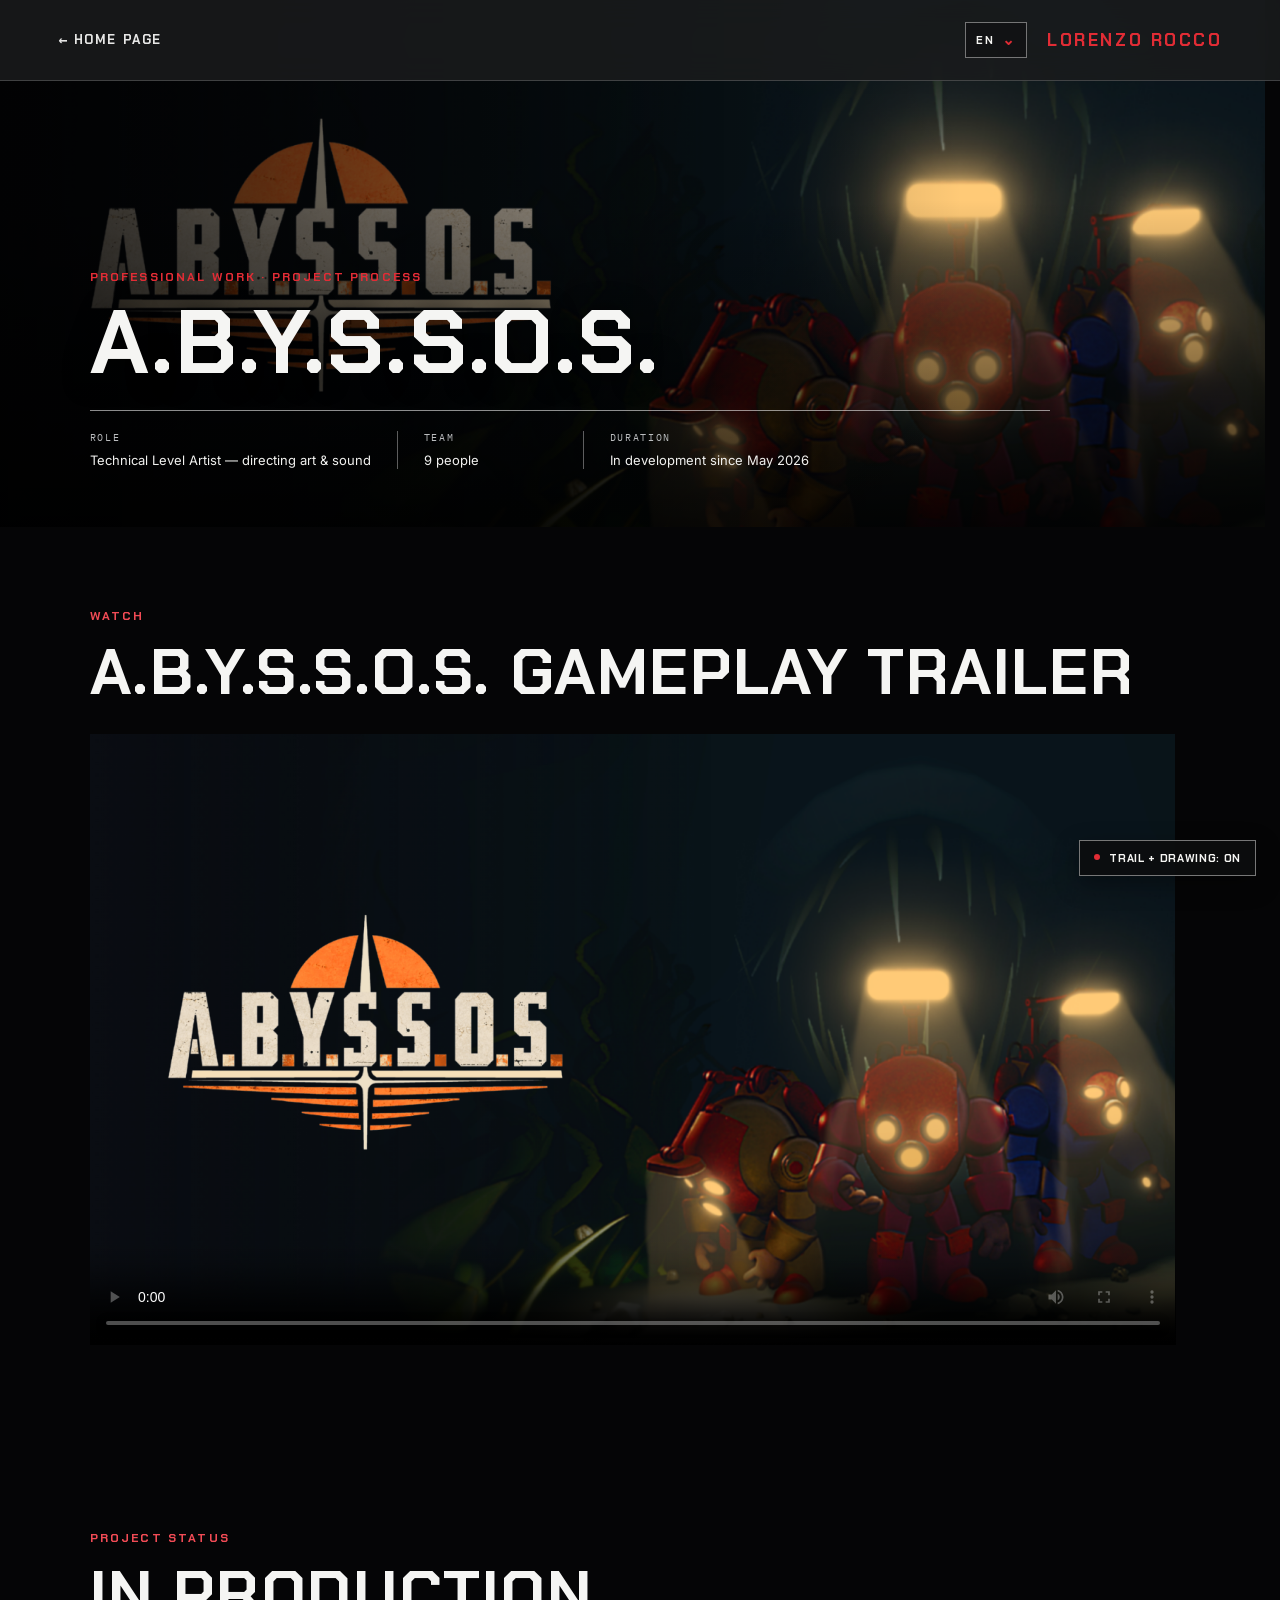
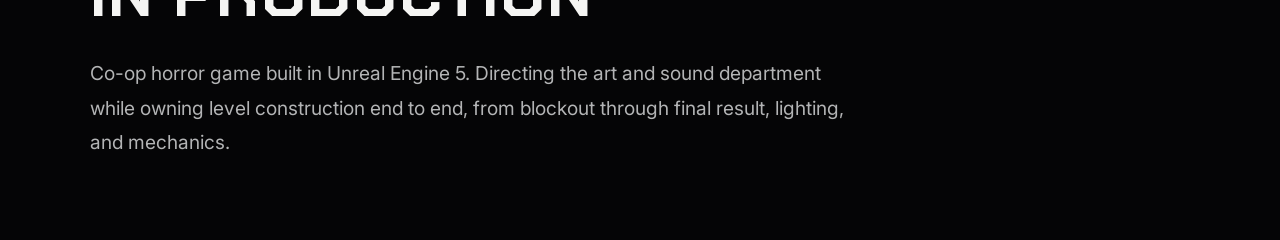
<file: project-details/abyssos.html>
<!DOCTYPE html>
<html lang="en">
<head>
<meta charset="UTF-8">
<meta name="viewport" content="width=device-width, initial-scale=1">
<title>A.B.Y.S.S.O.S. — Project Process | Lorenzo Rocco</title>
<link rel="preconnect" href="https://fonts.googleapis.com">
<link rel="preconnect" href="https://fonts.gstatic.com" crossorigin>
<link href="https://fonts.googleapis.com/css2?family=Montserrat:wght@500;600;700;800&family=Inter:wght@400;500;600&family=IBM+Plex+Mono:wght@400;500&display=swap" rel="stylesheet">
<link href="https://fonts.googleapis.com/css2?family=Chakra+Petch:wght@500;600;700&display=swap" rel="stylesheet">
<script src="../assets/page-transition.js"></script>
<link rel="stylesheet" href="./project-page.css">
<link rel="stylesheet" href="./self.css">
<link rel="stylesheet" href="./steam-projects.css">
<link rel="stylesheet" href="../assets/localization.css">
<script src="../assets/project-pointer.js" defer></script>
<script src="../assets/locales-projects.js" defer></script>
<script src="../assets/localization.js" defer></script>
</head>
<body>
<div class="page-transition" aria-hidden="true"></div>
<canvas id="cursor-trail" aria-hidden="true"></canvas>
<button id="trail-toggle" type="button" aria-pressed="true" hidden>Trail + drawing: On</button>
<header class="topbar"><a class="back" href="../index.html?transition=home#professional">← Home Page</a><span class="brand">Lorenzo Rocco</span></header>
<main>
  <section class="project-hero">
    <div class="hero-copy">
  <div class="eyebrow">Professional Work · PROJECT PROCESS</div>
  <h1>A.B.Y.S.S.O.S.</h1>
  <div class="meta">
    <div><span>Role</span>Technical Level Artist — directing art &amp; sound</div>
    <div><span>Team</span>9 people</div>
    <div><span>Duration</span>In development since May 2026</div>
  </div>
    </div>
    <figure class="cover"><img src="../assets/abyssos-banner.png" alt="A.B.Y.S.S.O.S. project artwork" decoding="async" draggable="false"></figure>
  </section>
  <section class="self-media" aria-labelledby="trailer-title">
    <div class="eyebrow">Watch</div>
    <h2 id="trailer-title">A.B.Y.S.S.O.S. gameplay trailer</h2>
    <div class="self-video"><video controls playsinline preload="metadata" poster="../assets/abyssos-banner.png" aria-label="A.B.Y.S.S.O.S. gameplay trailer"><source src="../assets/videos/abyssos-gameplay-trailer.mp4" type="video/mp4">Your browser does not support this video. <a href="../assets/videos/abyssos-gameplay-trailer.mp4">Open gameplay trailer</a></video></div>
  </section>
  <section class="self-media project-status" aria-labelledby="status-title">
    <div class="eyebrow">Project status</div>
    <h2 id="status-title">In production</h2>
    <p>Co-op horror game built in Unreal Engine 5. Directing the art and sound department while owning level construction end to end, from blockout through final result, lighting, and mechanics.</p>
  </section>
</main>
</body>
</html>
</file>
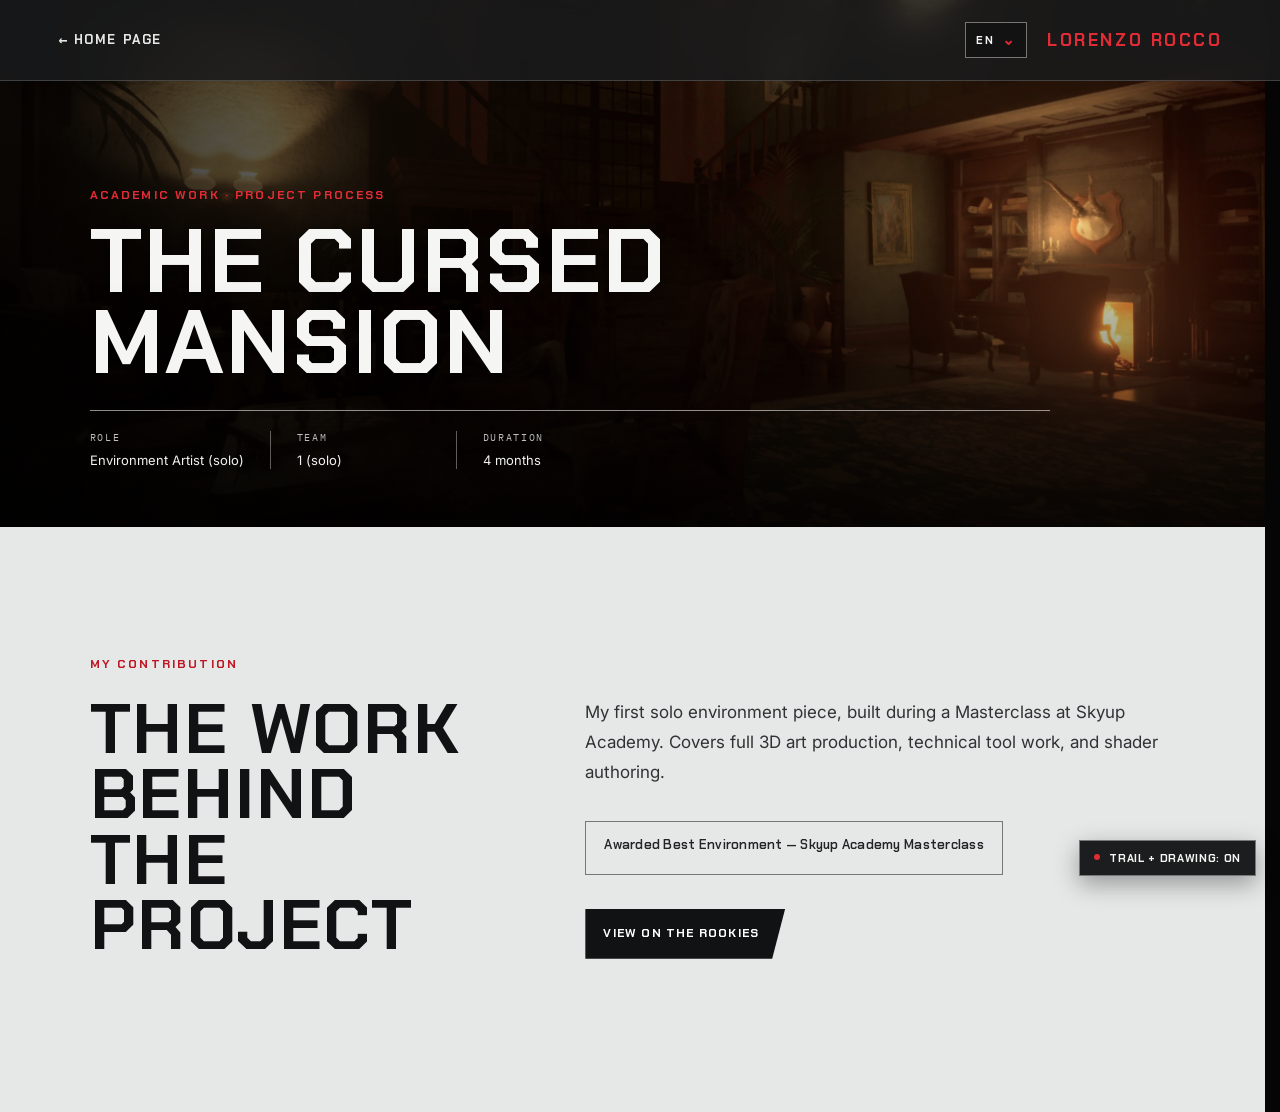
<file: project-details/cursed-mansion.html>
<!DOCTYPE html>
<html lang="en">
<head>
<meta charset="UTF-8">
<meta name="viewport" content="width=device-width, initial-scale=1">
<title>The Cursed Mansion — Project Process | Lorenzo Rocco</title>
<link rel="preconnect" href="https://fonts.googleapis.com">
<link rel="preconnect" href="https://fonts.gstatic.com" crossorigin>
<link href="https://fonts.googleapis.com/css2?family=Montserrat:wght@500;600;700;800&family=Inter:wght@400;500;600&family=IBM+Plex+Mono:wght@400;500&display=swap" rel="stylesheet">
<link href="https://fonts.googleapis.com/css2?family=Chakra+Petch:wght@500;600;700&display=swap" rel="stylesheet">
<script src="../assets/page-transition.js"></script>
<link rel="stylesheet" href="./project-page.css">
<link rel="stylesheet" href="../assets/localization.css">
<script src="../assets/project-pointer.js" defer></script>
<script src="../assets/locales-projects.js" defer></script>
<script src="../assets/localization.js" defer></script>
</head>
<body>
<div class="page-transition" aria-hidden="true"></div>
<canvas id="cursor-trail" aria-hidden="true"></canvas>
<button id="trail-toggle" type="button" aria-pressed="true" hidden>Trail + drawing: On</button>
<header class="topbar"><a class="back" href="../index.html?transition=home#academic">← Home Page</a><span class="brand">Lorenzo Rocco</span></header>
<main>
  <section class="project-hero">
    <div class="hero-copy">
  <div class="eyebrow">Academic Work · PROJECT PROCESS</div>
  <h1>The Cursed Mansion</h1>
  <div class="meta">
    <div><span>Role</span>Environment Artist (solo)</div>
    <div><span>Team</span>1 (solo)</div>
    <div><span>Duration</span>4 months</div>
  </div>
    </div>
    <figure class="cover"><img src="../assets/mansion.webp" alt="The Cursed Mansion project artwork" decoding="async" draggable="false"></figure>
  </section>
  <section class="process">
    <div class="eyebrow">My contribution</div>
    <h2>The work behind the project</h2>
    <p>My first solo environment piece, built during a Masterclass at Skyup Academy. Covers full 3D art production, technical tool work, and shader authoring.</p>
    <div class="award">Awarded Best Environment — Skyup Academy Masterclass</div>
    <div class="page-actions"><a class="action" href="https://www.therookies.co/entries/38180" target="_blank" rel="noopener noreferrer">View on The Rookies</a></div>
  </section>
</main>
</body>
</html>
</file>
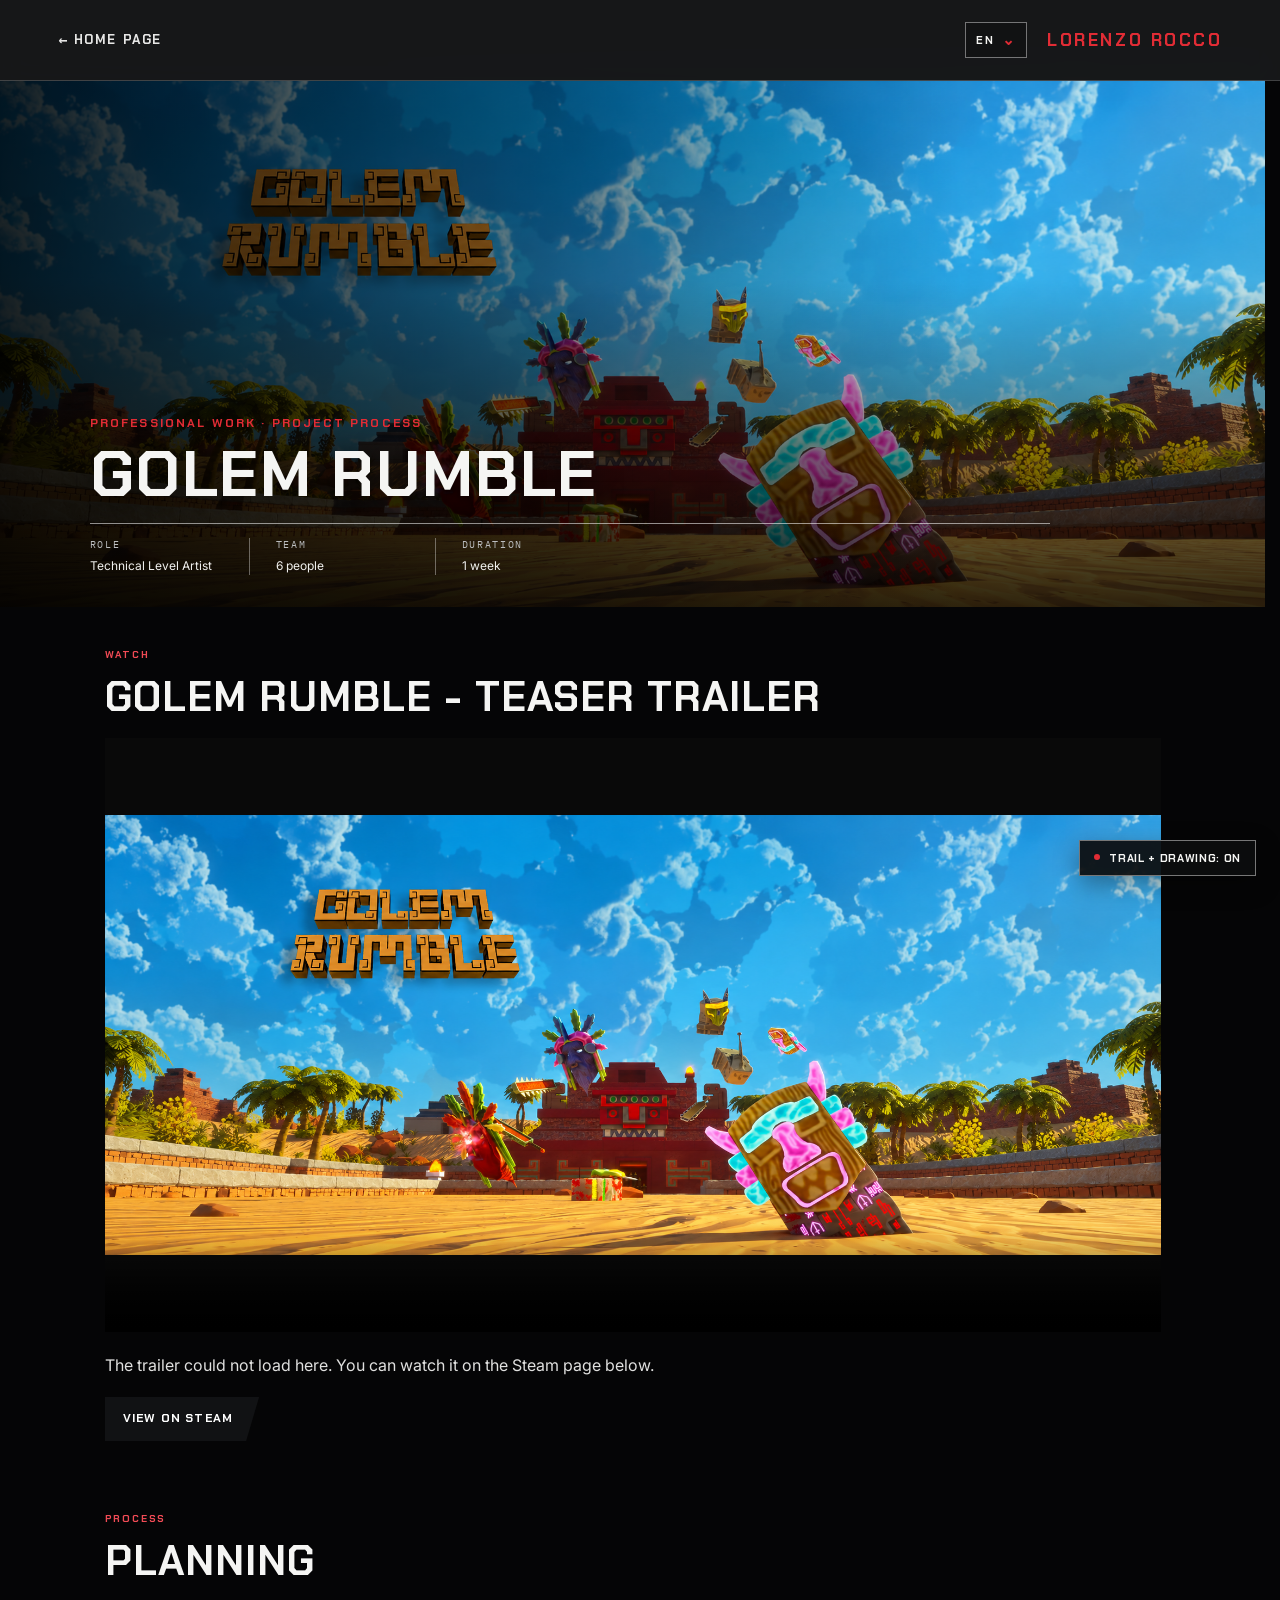
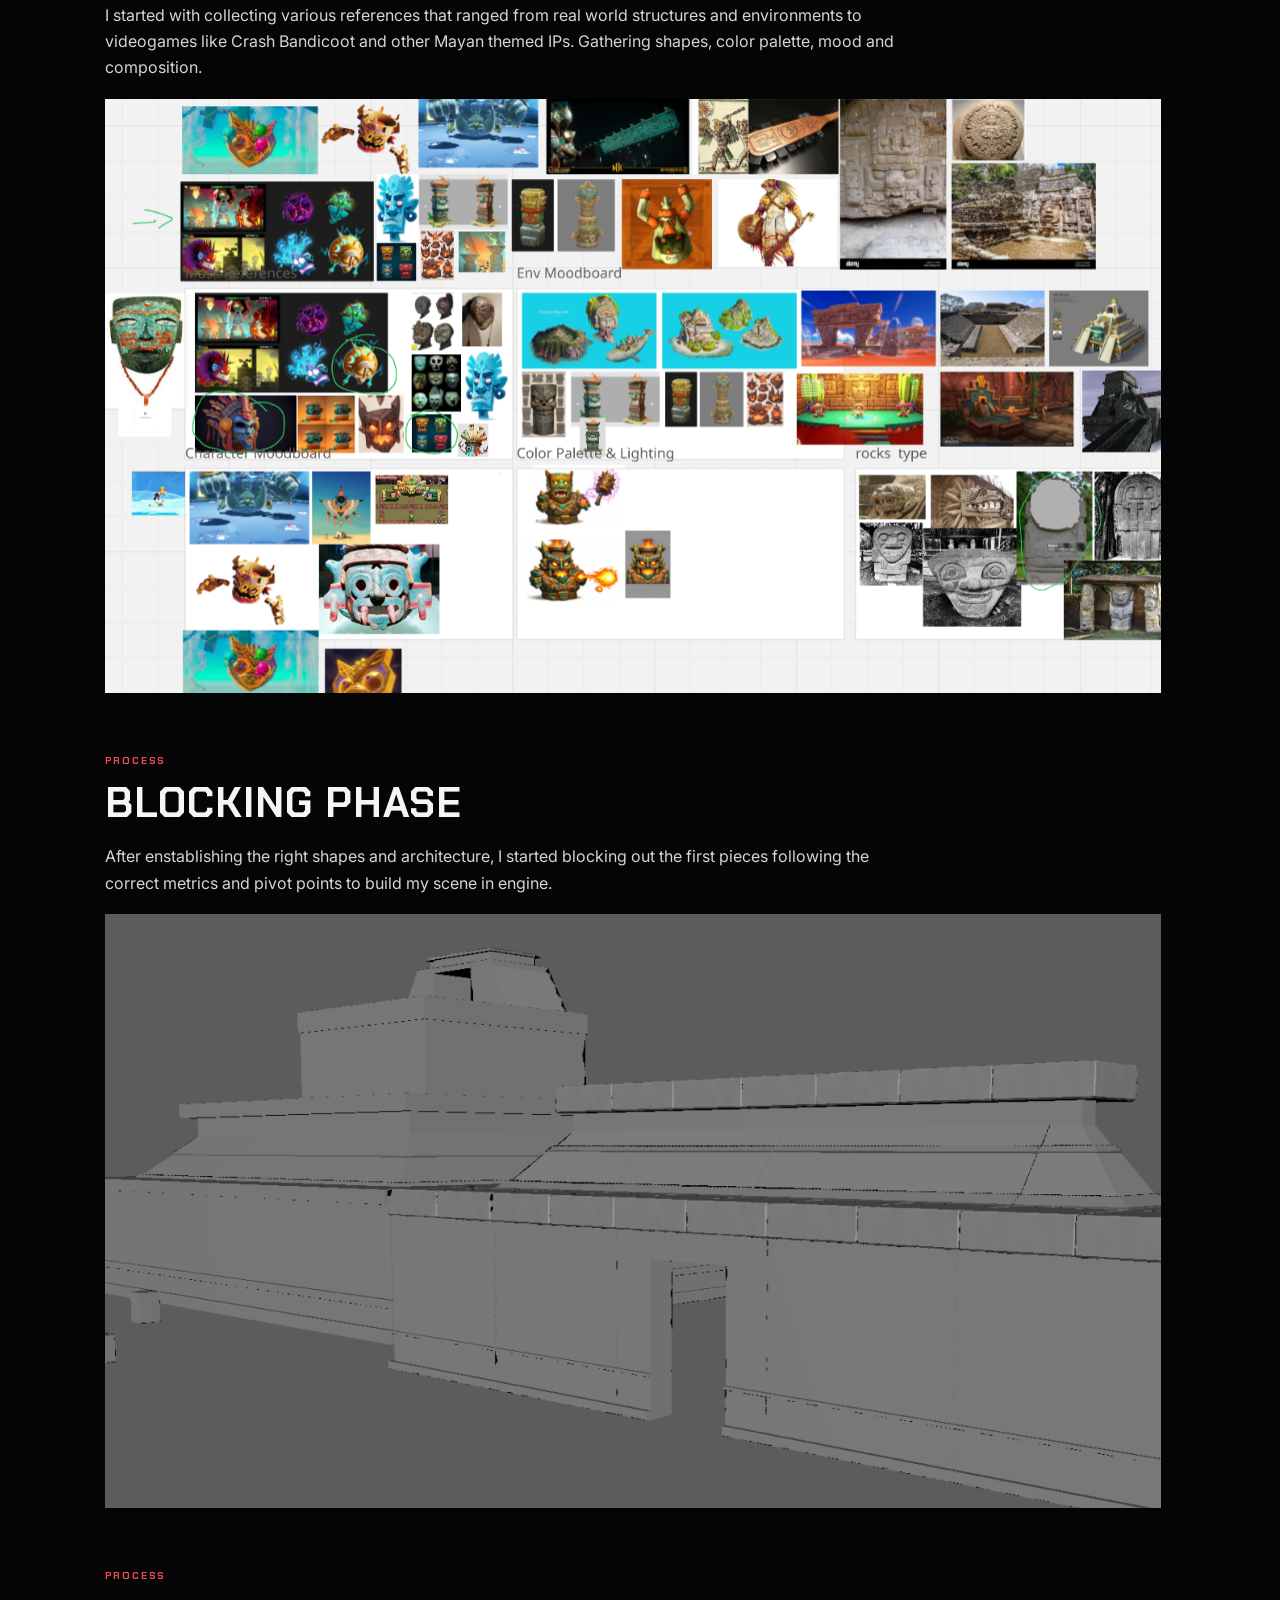
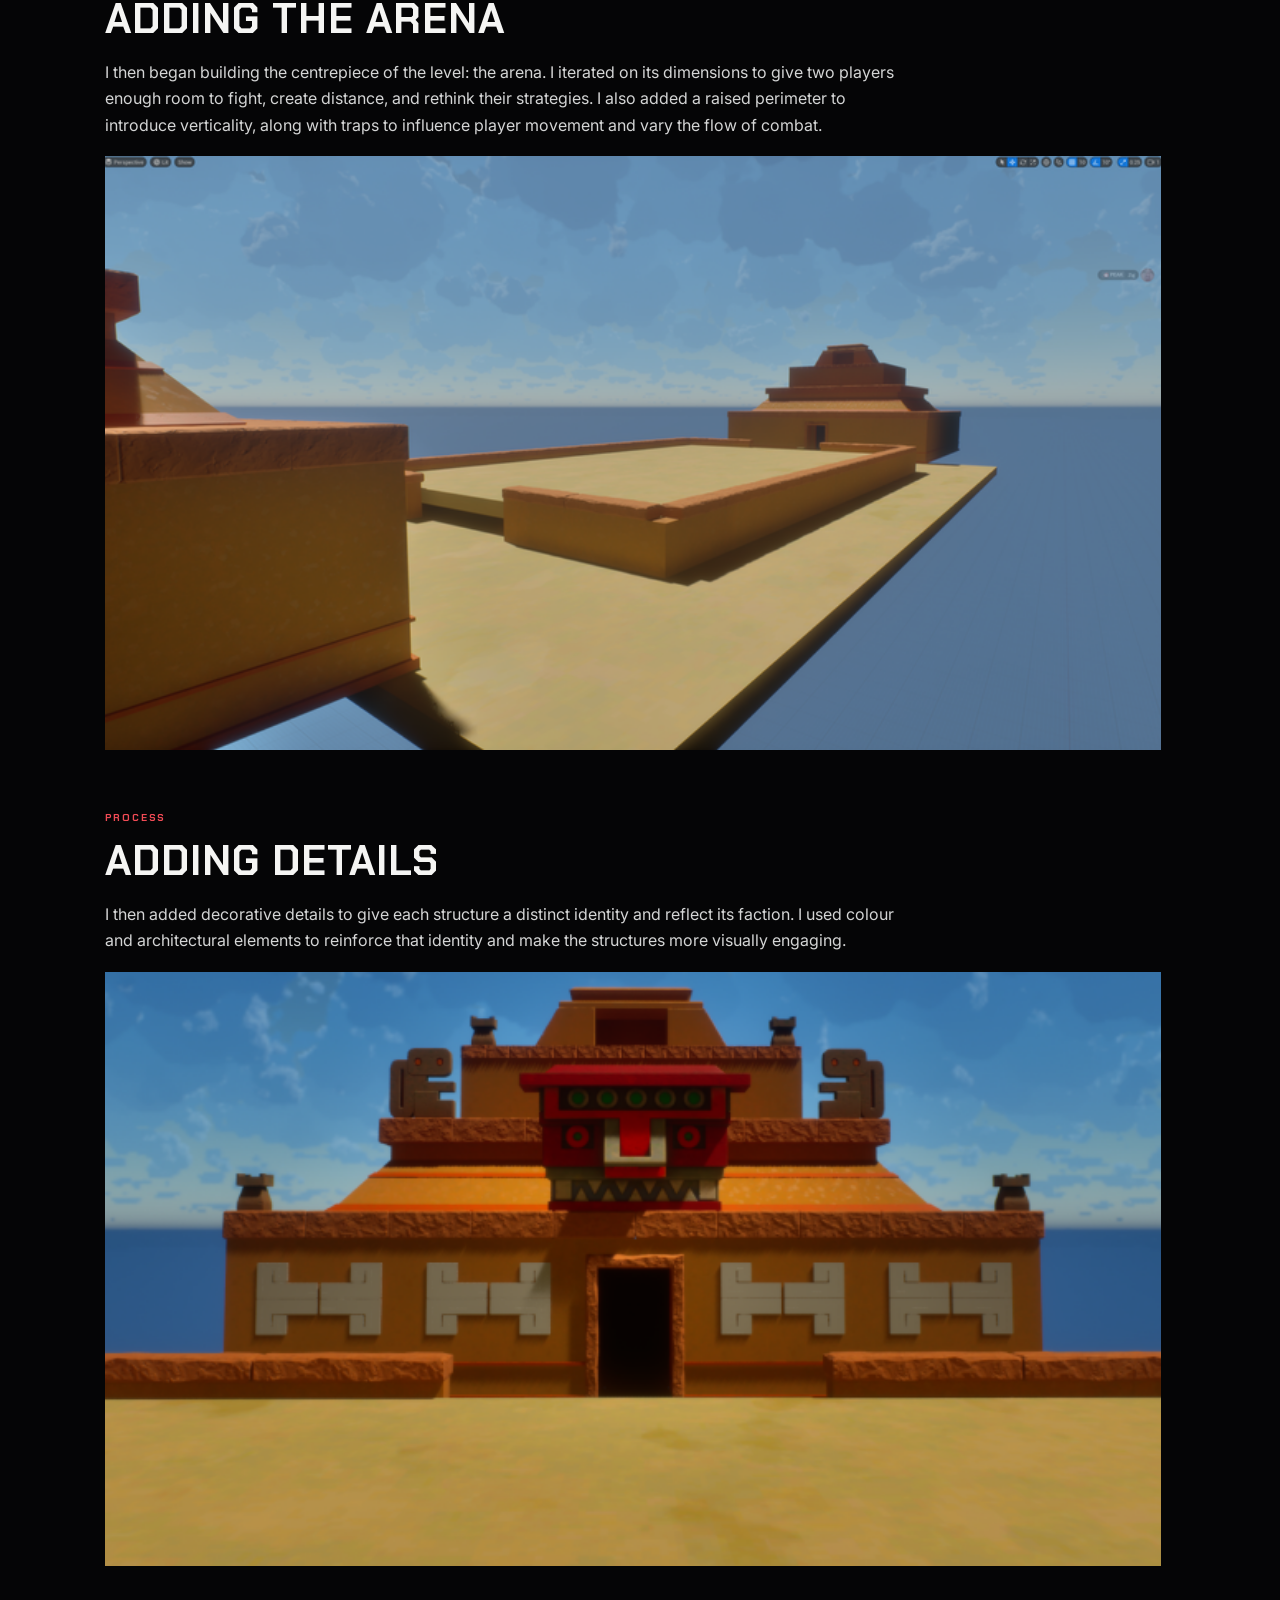
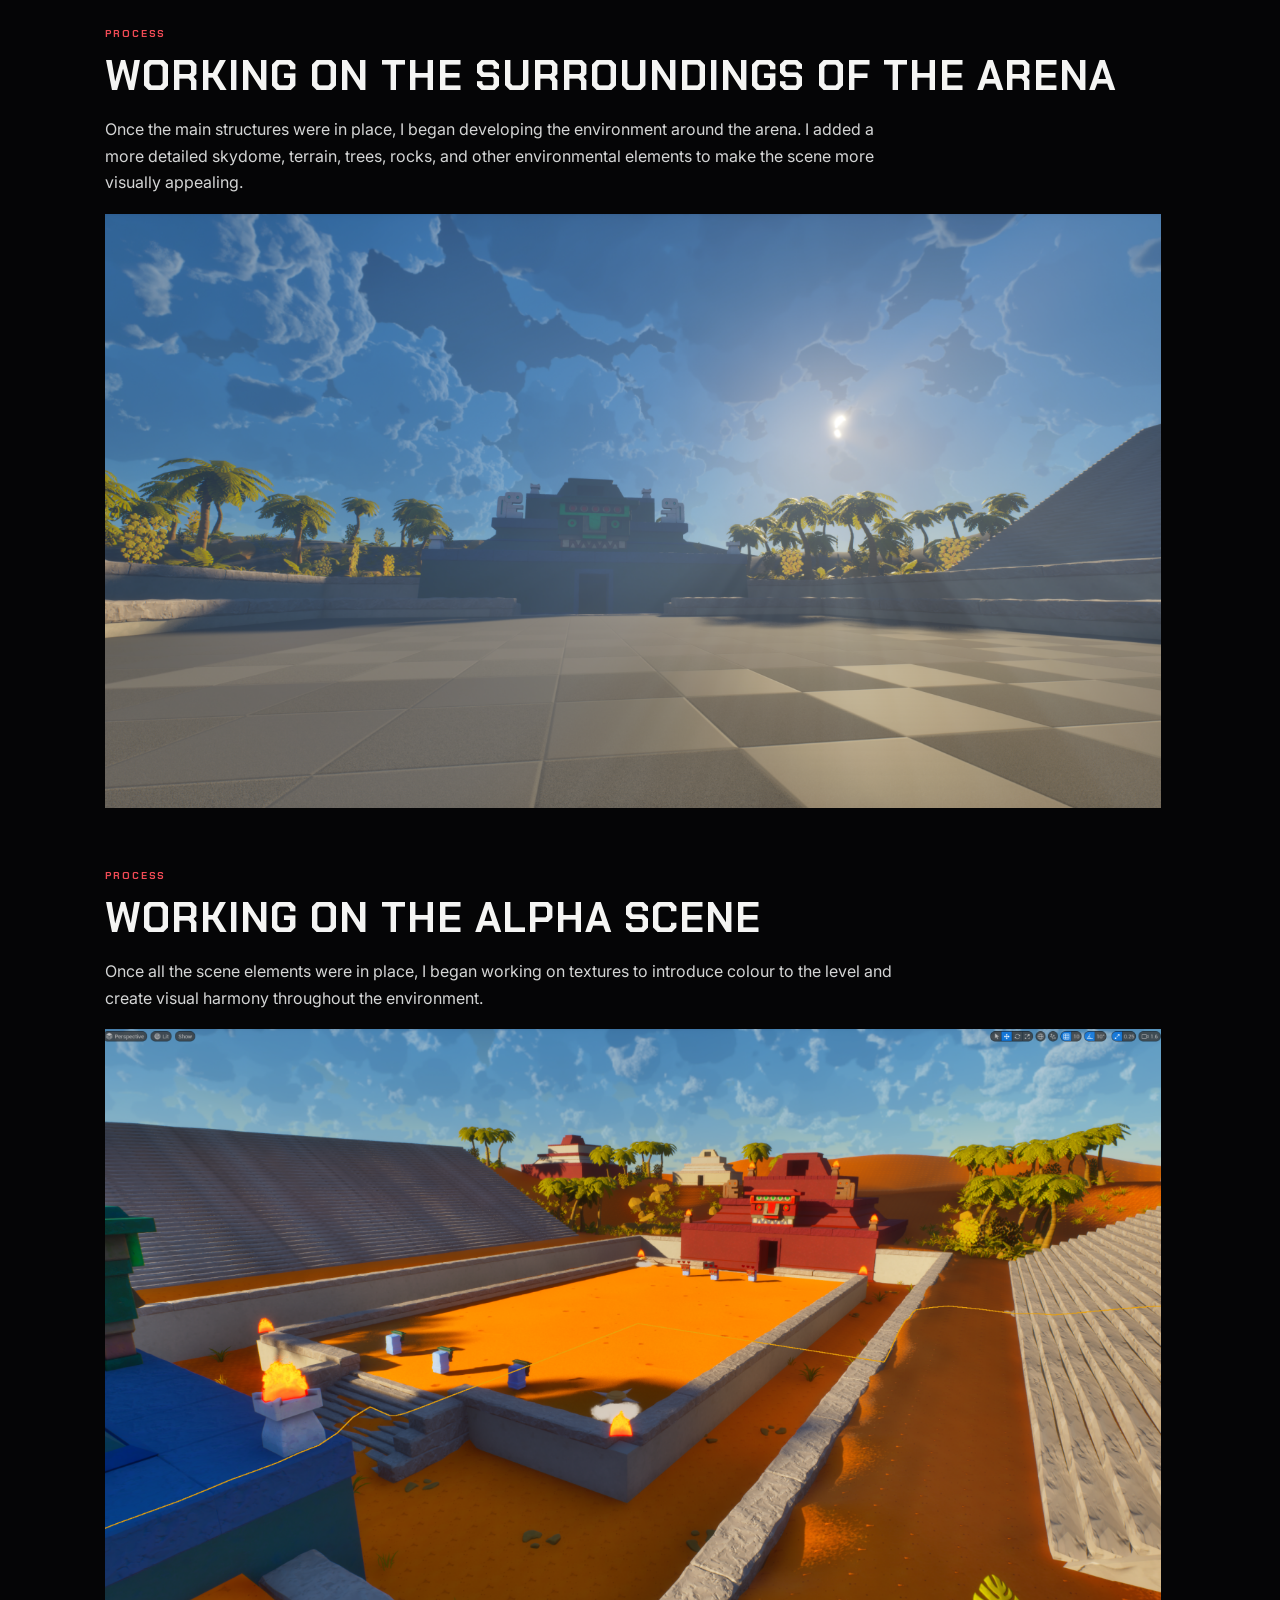
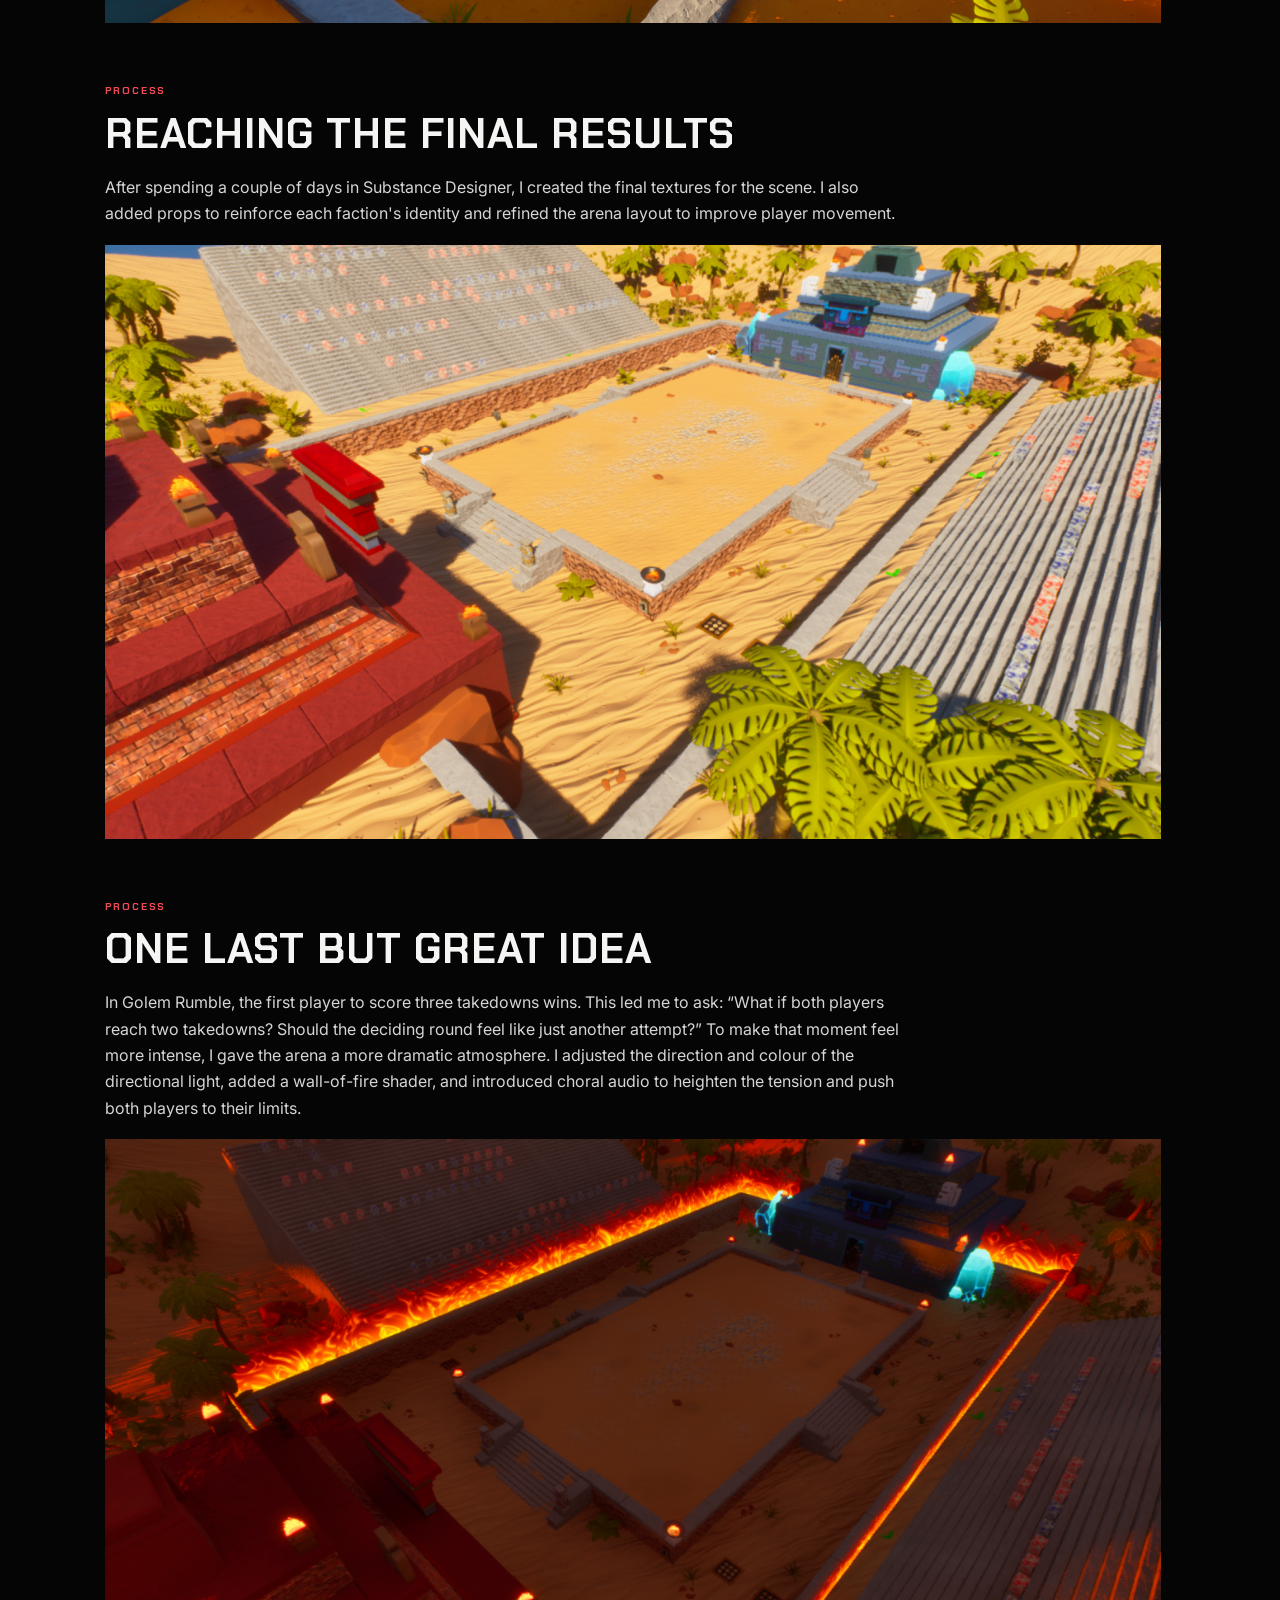
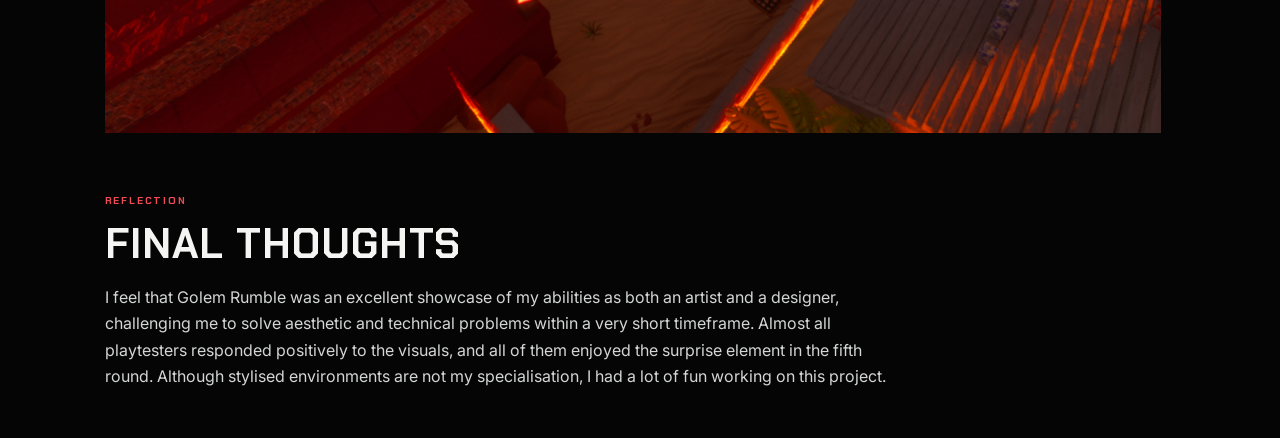
<file: project-details/golem-rumble.html>
<!DOCTYPE html>
<html lang="en">
<head>
<meta charset="UTF-8">
<meta name="viewport" content="width=device-width, initial-scale=1">
<title>Golem Rumble — Project Process | Lorenzo Rocco</title>
<link rel="preconnect" href="https://fonts.googleapis.com">
<link rel="preconnect" href="https://fonts.gstatic.com" crossorigin>
<link href="https://fonts.googleapis.com/css2?family=Montserrat:wght@500;600;700;800&family=Inter:wght@400;500;600&family=IBM+Plex+Mono:wght@400;500&display=swap" rel="stylesheet">
<link href="https://fonts.googleapis.com/css2?family=Chakra+Petch:wght@500;600;700&display=swap" rel="stylesheet">
<script src="../assets/page-transition.js"></script>
<link rel="stylesheet" href="./project-page.css">
<link rel="stylesheet" href="./self.css">
<link rel="stylesheet" href="./steam-projects.css">
<link rel="stylesheet" href="./project-compact.css">
<link rel="stylesheet" href="../assets/localization.css">
<script src="../assets/project-pointer.js" defer></script>
<script src="../assets/locales-projects.js" defer></script>
<script src="../assets/localization.js" defer></script>
<script src="../assets/vendor/hls.min.js" defer></script>
<script src="../assets/steam-trailers.js" defer></script>

</head>
<body class="golem-rumble-page compact-project-page">
<div class="page-transition" aria-hidden="true"></div>
<canvas id="cursor-trail" aria-hidden="true"></canvas>
<button id="trail-toggle" type="button" aria-pressed="true" hidden>Trail + drawing: On</button>
<header class="topbar"><a class="back" href="../index.html?transition=home#professional">← Home Page</a><span class="brand">Lorenzo Rocco</span></header>
<main>
  <section class="project-hero">
    <div class="hero-copy">
  <div class="eyebrow">Professional Work · PROJECT PROCESS</div>
  <h1>Golem Rumble</h1>
  <div class="meta">
    <div><span>Role</span>Technical Level Artist</div>
    <div><span>Team</span>6 people</div>
    <div><span>Duration</span>1 week</div>
  </div>
    </div>
    <figure class="cover"><img src="../assets/golem-rumble-banner.png" alt="Golem Rumble project artwork" decoding="async" draggable="false"></figure>
  </section>
  <section class="self-media steam-trailer" aria-labelledby="trailer-title">
    <div class="eyebrow">Watch</div>
    <h2 id="trailer-title">Golem Rumble - Teaser Trailer</h2>
    <div class="self-video"><video controls playsinline preload="none" poster="../assets/golem-rumble-banner.png" aria-label="Golem Rumble - Teaser Trailer" data-steam-hls="https://video.akamai.steamstatic.com/store_trailers/4461610/1661466115/e3e236005b5815a8e31f169fe258bd7e66fe4ac8/1774961580/hls_264_master.m3u8?t=1774999710">Your browser does not support this video. <a href="https://store.steampowered.com/app/4461610/" target="_blank" rel="noopener noreferrer">Watch on Steam</a></video></div>
    <p class="trailer-error" role="status" hidden>The trailer could not load here. You can watch it on the Steam page below.</p>
    <div class="page-actions"><a class="action" href="https://store.steampowered.com/app/4461610/" target="_blank" rel="noopener noreferrer">View on Steam</a></div>
  </section>
  <section id="golem-planning" class="self-media project-breakdown planning-phase" aria-labelledby="planning-title">
    <div class="eyebrow">Process</div>
    <h2 id="planning-title">Planning</h2>
    <p class="planning-copy">I started with collecting various references that ranged from real world structures and environments to videogames like Crash Bandicoot and other Mayan themed IPs. Gathering shapes, color palette, mood and composition.</p>
    <div class="self-gallery">
      <figure><div class="process-image"><img draggable="false" src="../assets/golem-rumble-planning.png" alt="Golem Rumble reference board with Mayan architecture, stylized masks and characters, environment designs, color palettes and lighting references" width="1387" height="736" loading="lazy" decoding="async"></div></figure>
    </div>
  </section>
  <section id="golem-blocking" class="self-media project-breakdown planning-phase" aria-labelledby="blocking-title">
    <div class="eyebrow">Process</div>
    <h2 id="blocking-title">Blocking Phase</h2>
    <p class="planning-copy">After enstablishing the right shapes and architecture, I started blocking out the first pieces following the correct metrics and pivot points to build my scene in engine.</p>
    <div class="self-gallery">
      <figure><div class="process-image"><img draggable="false" src="../assets/golem-rumble-blocking.png" alt="Grey architectural blockout of a stepped Mayan-inspired structure for Golem Rumble" width="1280" height="760" loading="lazy" decoding="async"></div></figure>
    </div>
  </section>
  <section id="golem-arena" class="self-media project-breakdown planning-phase" aria-labelledby="arena-title">
    <div class="eyebrow">Process</div>
    <h2 id="arena-title">Adding the Arena</h2>
    <p class="planning-copy">I then began building the centrepiece of the level: the arena. I iterated on its dimensions to give two players enough room to fight, create distance, and rethink their strategies. I also added a raised perimeter to introduce verticality, along with traps to influence player movement and vary the flow of combat.</p>
    <div class="self-gallery">
      <figure><div class="process-image"><img draggable="false" src="../assets/golem-rumble-arena-blockout.png" alt="Golem Rumble arena blockout with a central fighting area, raised perimeter and surrounding Mayan-inspired structures" width="768" height="417" loading="lazy" decoding="async"></div></figure>
    </div>
  </section>
  <section id="golem-details" class="self-media project-breakdown planning-phase" aria-labelledby="details-title">
    <div class="eyebrow">Process</div>
    <h2 id="details-title">Adding Details</h2>
    <p class="planning-copy">I then added decorative details to give each structure a distinct identity and reflect its faction. I used colour and architectural elements to reinforce that identity and make the structures more visually engaging.</p>
    <div class="self-gallery">
      <figure><div class="process-image"><img draggable="false" src="../assets/golem-rumble-structure-details.png" alt="Decorated Mayan-inspired structure with red accents, sculpted figures and geometric architectural details in Golem Rumble" width="640" height="514" loading="lazy" decoding="async"></div></figure>
    </div>
  </section>
  <section id="golem-surroundings" class="self-media project-breakdown planning-phase" aria-labelledby="surroundings-title">
    <div class="eyebrow">Process</div>
    <h2 id="surroundings-title">Working on the Surroundings of the Arena</h2>
    <p class="planning-copy">Once the main structures were in place, I began developing the environment around the arena. I added a more detailed skydome, terrain, trees, rocks, and other environmental elements to make the scene more visually appealing.</p>
    <div class="self-gallery">
      <figure><div class="process-image"><img draggable="false" src="../assets/golem-rumble-arena-surroundings.png" alt="Golem Rumble arena environment with a cloudy skydome, palm trees, vegetation and stone structures surrounding the central fighting area" width="1536" height="834" loading="lazy" decoding="async"></div></figure>
    </div>
  </section>
  <section id="golem-alpha" class="self-media project-breakdown planning-phase" aria-labelledby="alpha-title">
    <div class="eyebrow">Process</div>
    <h2 id="alpha-title">Working on the Alpha Scene</h2>
    <p class="planning-copy">Once all the scene elements were in place, I began working on textures to introduce colour to the level and create visual harmony throughout the environment.</p>
    <div class="self-gallery">
      <figure><div class="process-image"><img draggable="false" src="../assets/golem-rumble-alpha-scene.png" alt="Golem Rumble alpha scene with textured arena surfaces, colourful faction structures, palm trees and flaming braziers" width="1536" height="833" loading="lazy" decoding="async"></div></figure>
    </div>
  </section>
  <section id="golem-final-results" class="self-media project-breakdown planning-phase" aria-labelledby="final-results-title">
    <div class="eyebrow">Process</div>
    <h2 id="final-results-title">Reaching the Final Results</h2>
    <p class="planning-copy">After spending a couple of days in Substance Designer, I created the final textures for the scene. I also added props to reinforce each faction's identity and refined the arena layout to improve player movement.</p>
    <div class="self-gallery">
      <figure><div class="process-image"><img draggable="false" src="../assets/golem-rumble-final-arena.png" alt="Golem Rumble arena with final textures, contrasting red and blue faction structures, spectator stands and desert vegetation" width="1280" height="817" loading="lazy" decoding="async"></div></figure>
    </div>
  </section>
  <section id="golem-deciding-round" class="self-media project-breakdown planning-phase" aria-labelledby="deciding-round-title">
    <div class="eyebrow">Process</div>
    <h2 id="deciding-round-title">One Last but Great Idea</h2>
    <p class="planning-copy">In Golem Rumble, the first player to score three takedowns wins. This led me to ask: “What if both players reach two takedowns? Should the deciding round feel like just another attempt?” To make that moment feel more intense, I gave the arena a more dramatic atmosphere. I adjusted the direction and colour of the directional light, added a wall-of-fire shader, and introduced choral audio to heighten the tension and push both players to their limits.</p>
    <div class="self-gallery">
      <figure><div class="process-image"><img draggable="false" src="../assets/golem-rumble-deciding-round.png" alt="Golem Rumble arena with dramatic red lighting and walls of fire surrounding the fighting area for the deciding round" width="1280" height="817" loading="lazy" decoding="async"></div></figure>
    </div>
  </section>
  <section id="golem-final-thoughts" class="self-media project-breakdown planning-phase" aria-labelledby="final-thoughts-title">
    <div class="eyebrow">Reflection</div>
    <h2 id="final-thoughts-title">Final Thoughts</h2>
    <p class="planning-copy">I feel that Golem Rumble was an excellent showcase of my abilities as both an artist and a designer, challenging me to solve aesthetic and technical problems within a very short timeframe. Almost all playtesters responded positively to the visuals, and all of them enjoyed the surprise element in the fifth round. Although stylised environments are not my specialisation, I had a lot of fun working on this project.</p>
  </section>
</main>
</body>
</html>
</file>
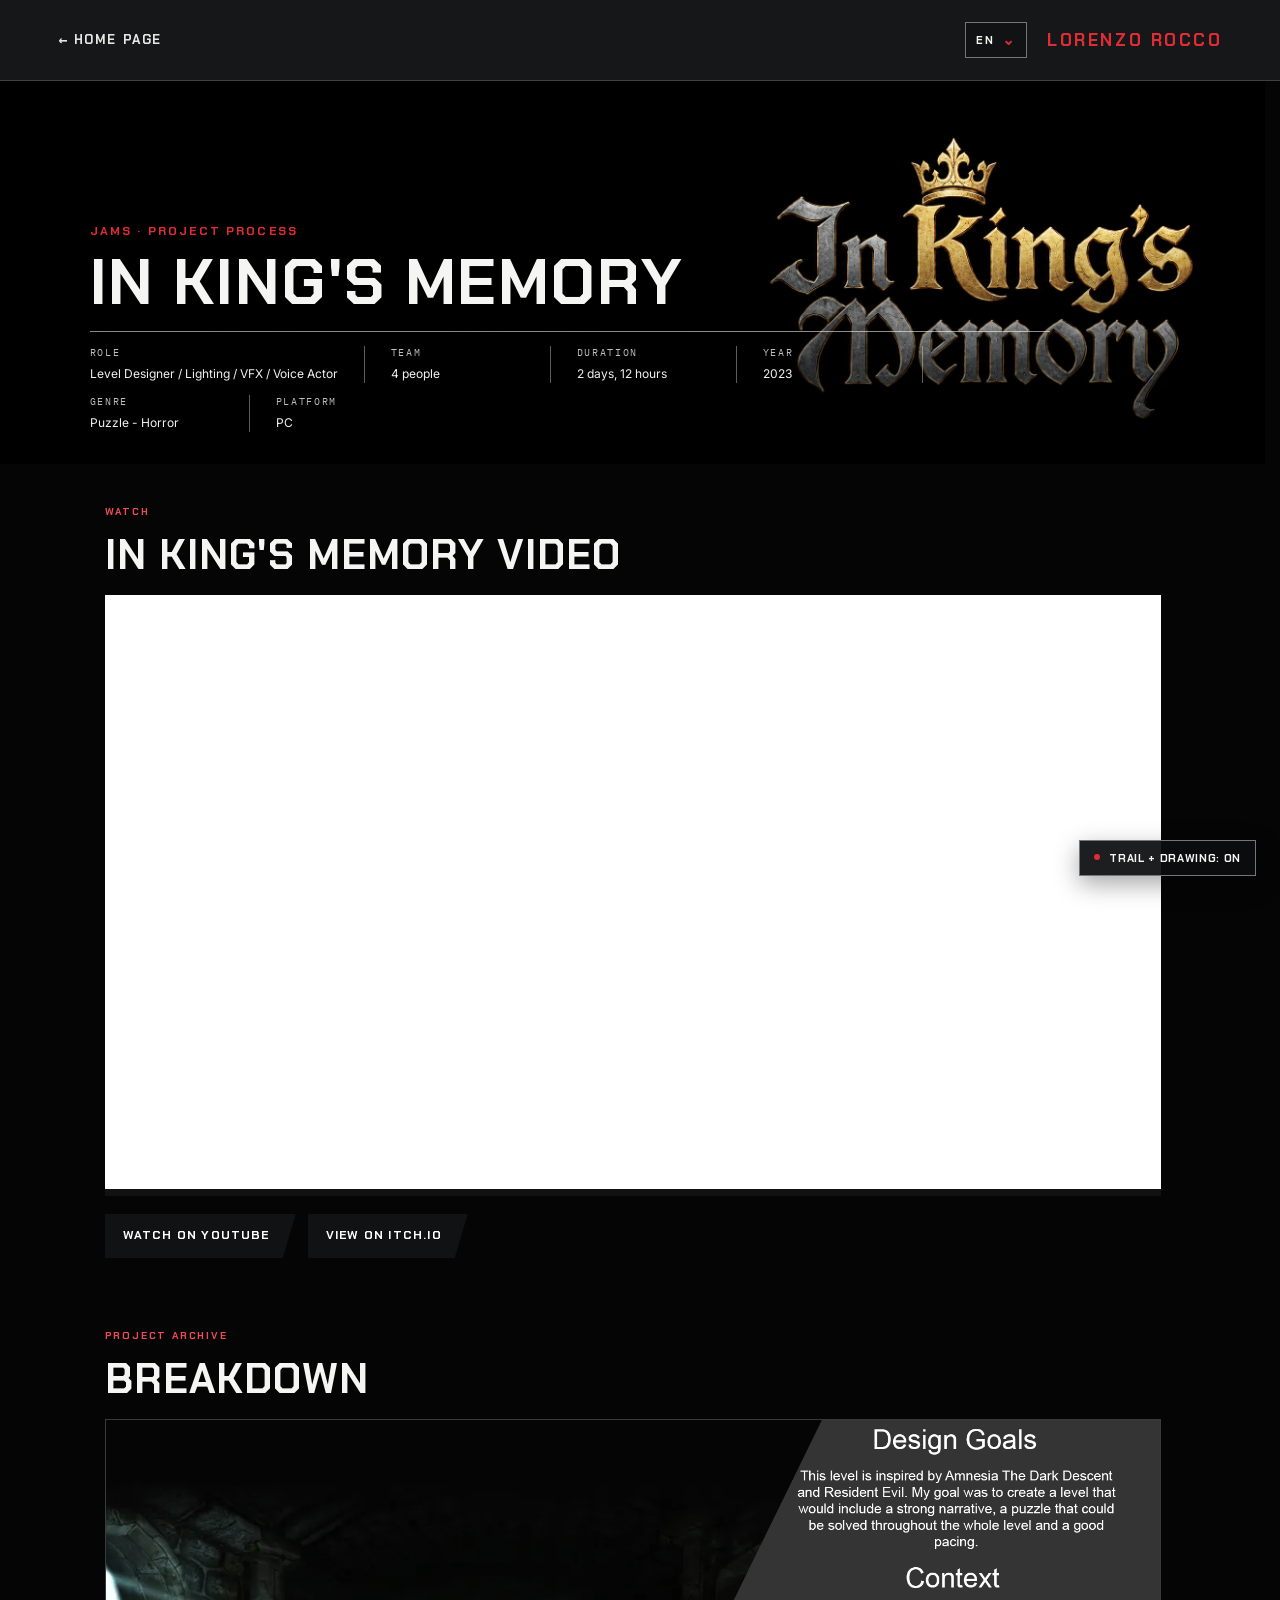
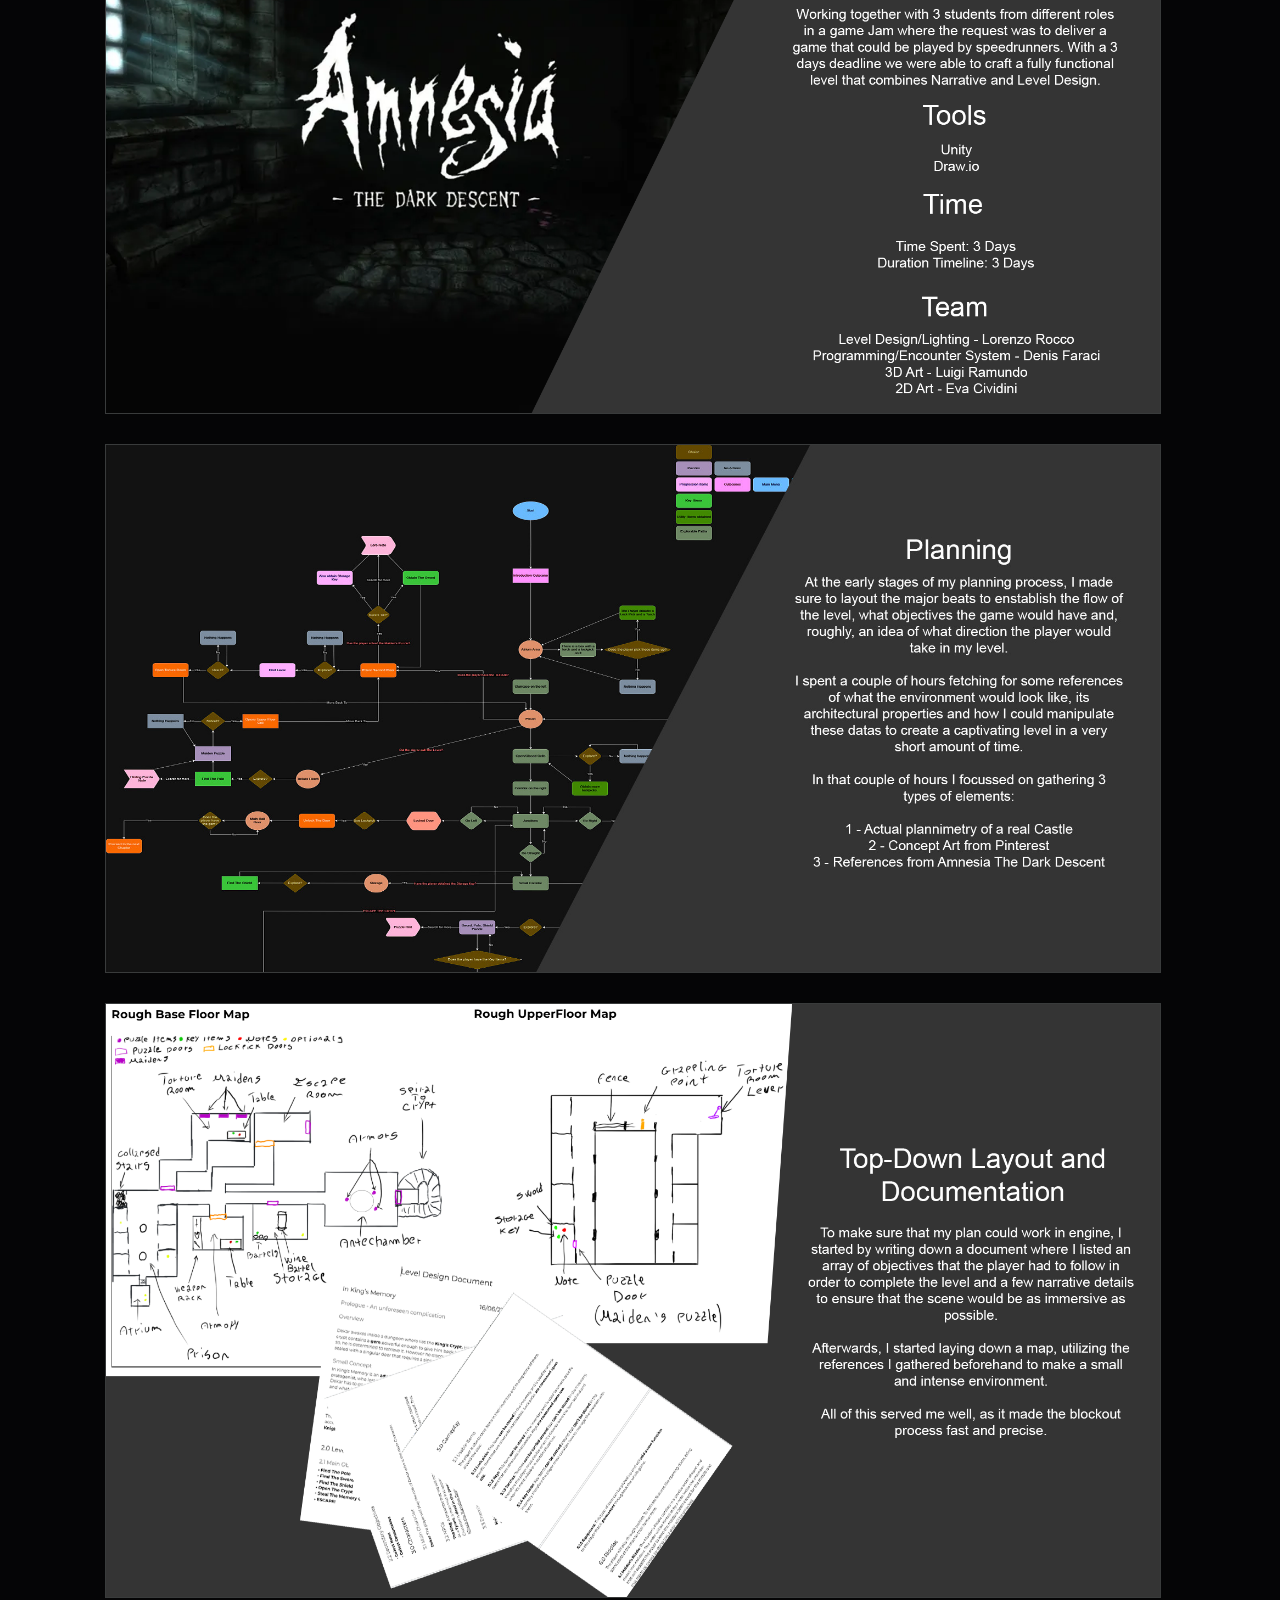
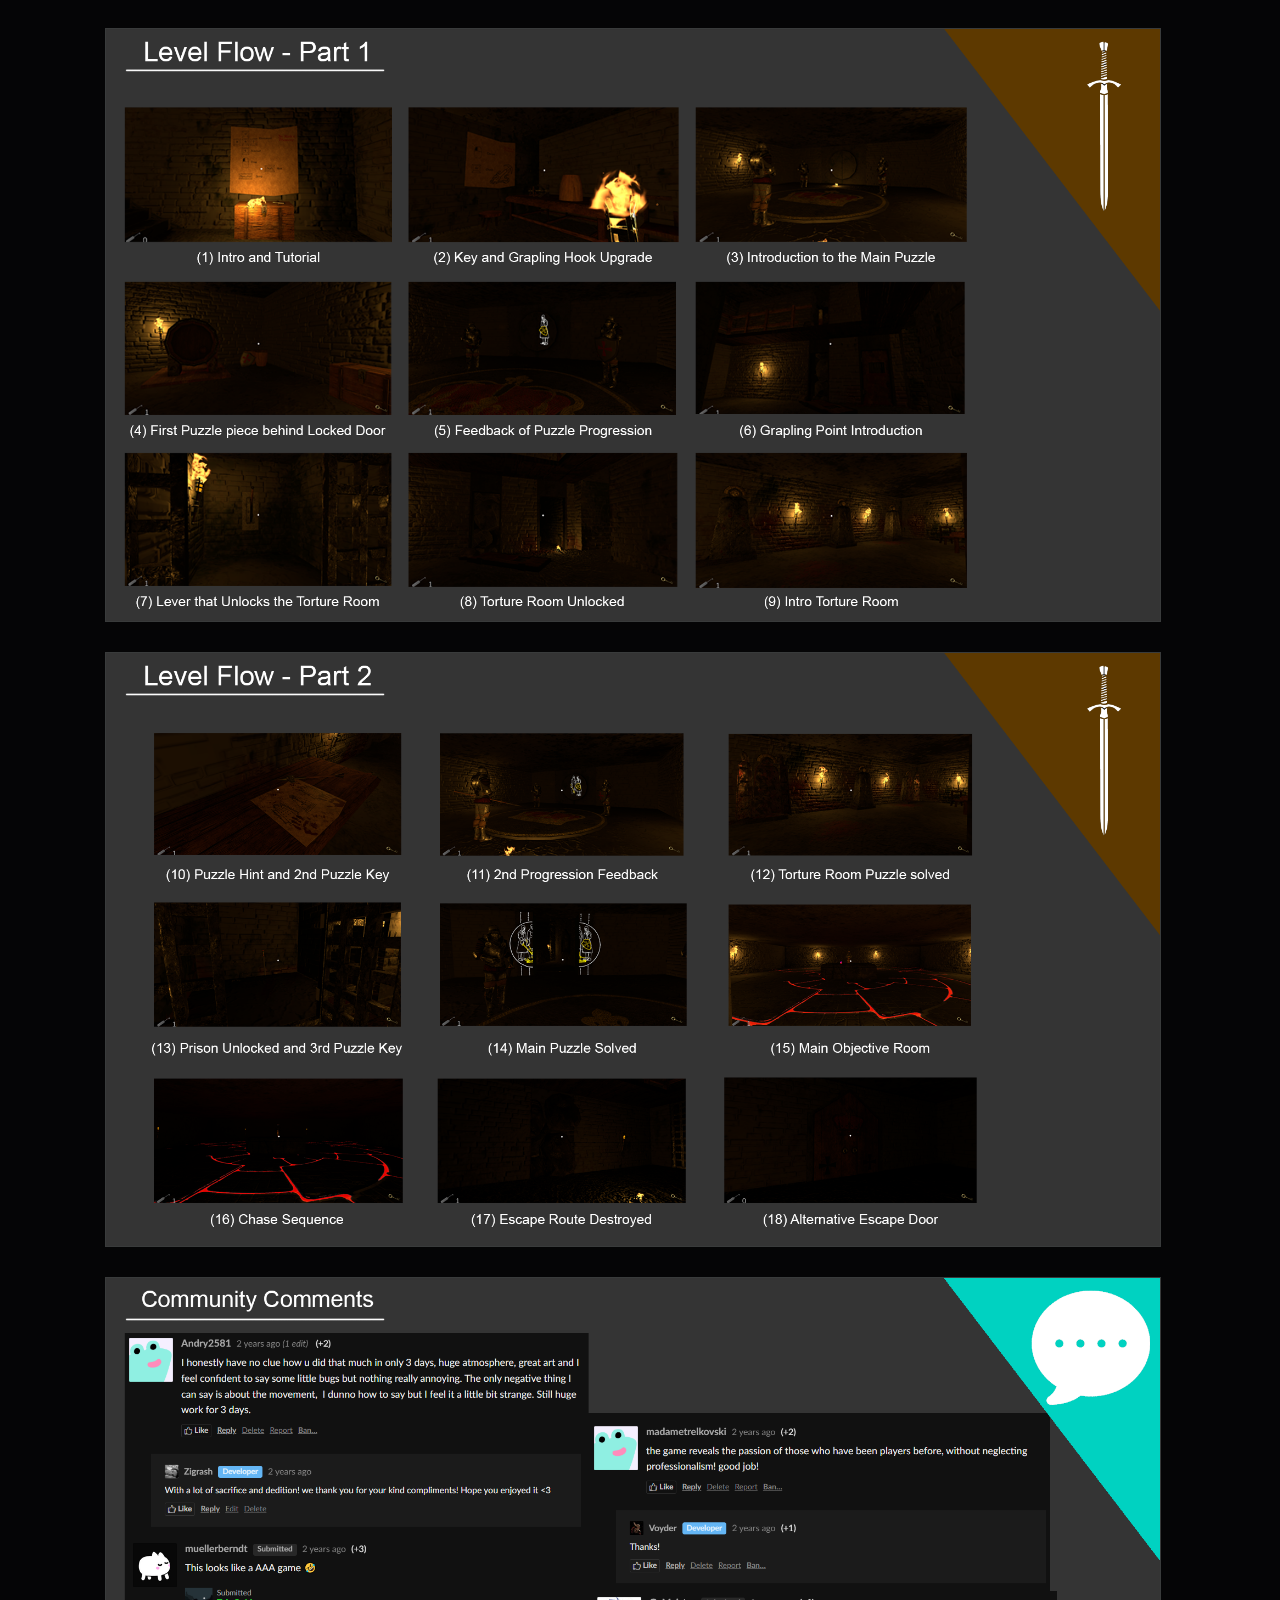
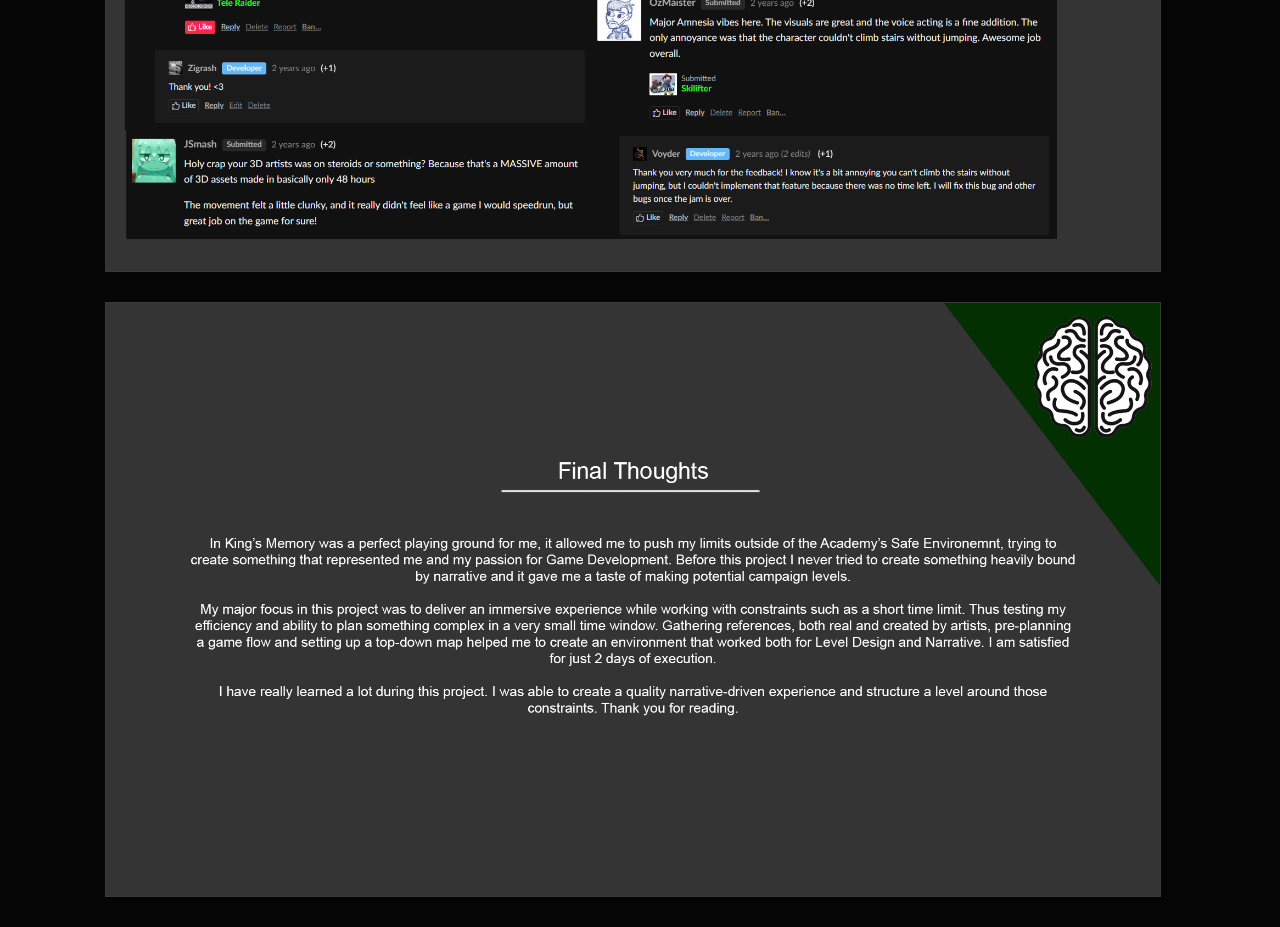
<file: project-details/in-kings-memory.html>
<!DOCTYPE html>
<html lang="en">
<head>
<meta charset="UTF-8">
<meta name="viewport" content="width=device-width, initial-scale=1">
<title>In King's Memory — Project Process | Lorenzo Rocco</title>
<link rel="preconnect" href="https://fonts.googleapis.com">
<link rel="preconnect" href="https://fonts.gstatic.com" crossorigin>
<link href="https://fonts.googleapis.com/css2?family=Montserrat:wght@500;600;700;800&family=Inter:wght@400;500;600&family=IBM+Plex+Mono:wght@400;500&display=swap" rel="stylesheet">
<link href="https://fonts.googleapis.com/css2?family=Chakra+Petch:wght@500;600;700&display=swap" rel="stylesheet">
<script src="../assets/page-transition.js"></script>
<link rel="stylesheet" href="./project-page.css">
<link rel="stylesheet" href="./self.css">
<link rel="stylesheet" href="./project-compact.css">
<link rel="stylesheet" href="../assets/localization.css">
<script src="../assets/project-pointer.js" defer></script>
<script src="../assets/locales-projects.js" defer></script>
<script src="../assets/localization.js" defer></script>
<script src="../assets/self-gallery.js" defer></script>
<script src="../assets/self-video.js" defer></script>
</head>
<body class="in-kings-memory-page compact-project-page">
<div class="page-transition" aria-hidden="true"></div>
<canvas id="cursor-trail" aria-hidden="true"></canvas>
<button id="trail-toggle" type="button" aria-pressed="true" hidden>Trail + drawing: On</button>
<header class="topbar"><a class="back" href="../index.html?transition=home#jams">← Home Page</a><span class="brand">Lorenzo Rocco</span></header>
<main>
  <section class="project-hero">
    <div class="hero-copy">
  <div class="eyebrow">Jams · PROJECT PROCESS</div>
  <h1>In King's Memory</h1>
  <div class="meta">
    <div><span>Role</span>Level Designer / Lighting / VFX / Voice Actor</div>
    <div><span>Team</span>4 people</div>
    <div><span>Duration</span>2 days, 12 hours</div>
    <div><span>Year</span>2023</div>
    <div><span>Genre</span>Puzzle - Horror</div>
    <div><span>Platform</span>PC</div>
  </div>
    </div>
    <figure class="cover"><img src="../assets/ikm-banner-wide.png" alt="In King's Memory project artwork" decoding="async" draggable="false"></figure>
  </section>
  <section class="self-media" aria-labelledby="trailer-title"><div class="eyebrow">Watch</div><h2 id="trailer-title">In King's Memory video</h2><div class="self-video" data-self-trailer data-video-id="losSzRs57Ic" data-video-title="In King's Memory video"><a class="self-video-link" style="--trailer-cover:url('../assets/ikm.webp')" href="https://www.youtube.com/watch?v=losSzRs57Ic" target="_blank" rel="noopener noreferrer"><span aria-hidden="true">▶</span>Watch In King's Memory on YouTube</a></div><div class="page-actions"><a class="action" href="https://www.youtube.com/watch?v=losSzRs57Ic" target="_blank" rel="noopener noreferrer">Watch on YouTube</a><a class="action" href="https://zvoyder.itch.io/in-kings-memory" target="_blank" rel="noopener noreferrer">View on itch.io</a></div></section>
<section id="ikm-breakdown" class="self-media project-breakdown" aria-labelledby="breakdown-title"><div class="eyebrow">Project archive</div><h2 id="breakdown-title">Breakdown</h2><div class="self-gallery">
<figure><a href="../assets/ikm-breakdown/01.png" target="_blank" rel="noopener noreferrer" aria-label="Open image: Design goals, context, tools, project timeline and team credits"><img src="../assets/ikm-breakdown/01.png" alt="Design goals, context, tools, project timeline and team credits" loading="lazy" decoding="async" width="1920" height="1080"></a></figure>
<figure><a href="../assets/ikm-breakdown/02.jpg" target="_blank" rel="noopener noreferrer" aria-label="Open image: Planning: game flow, objectives and environment references"><img src="../assets/ikm-breakdown/02.jpg" alt="Planning: game flow, objectives and environment references" loading="lazy" decoding="async" width="1920" height="960"></a></figure>
<figure><a href="../assets/ikm-breakdown/03.png" target="_blank" rel="noopener noreferrer" aria-label="Open image: Top-down layout and documentation: base and upper-floor maps"><img src="../assets/ikm-breakdown/03.png" alt="Top-down layout and documentation: base and upper-floor maps" loading="lazy" decoding="async" width="1920" height="1080"></a></figure>
<figure><a href="../assets/ikm-breakdown/04.png" target="_blank" rel="noopener noreferrer" aria-label="Open image: Level flow, part 1: tutorial, puzzles, grappling and torture room"><img src="../assets/ikm-breakdown/04.png" alt="Level flow, part 1: tutorial, puzzles, grappling and torture room" loading="lazy" decoding="async" width="1920" height="1080"></a></figure>
<figure><a href="../assets/ikm-breakdown/05.png" target="_blank" rel="noopener noreferrer" aria-label="Open image: Level flow, part 2: puzzle progression, chase and escape route"><img src="../assets/ikm-breakdown/05.png" alt="Level flow, part 2: puzzle progression, chase and escape route" loading="lazy" decoding="async" width="1920" height="1080"></a></figure>
<figure><a href="../assets/ikm-breakdown/06.png" target="_blank" rel="noopener noreferrer" aria-label="Open image: Community comments and player feedback"><img src="../assets/ikm-breakdown/06.png" alt="Community comments and player feedback" loading="lazy" decoding="async" width="1920" height="1080"></a></figure>
<figure><a href="../assets/ikm-breakdown/07.png" target="_blank" rel="noopener noreferrer" aria-label="Open image: Final thoughts and lessons from the game jam"><img src="../assets/ikm-breakdown/07.png" alt="Final thoughts and lessons from the game jam" loading="lazy" decoding="async" width="1920" height="1080"></a></figure>
</div></section>

</main>
</body>
</html>
</file>
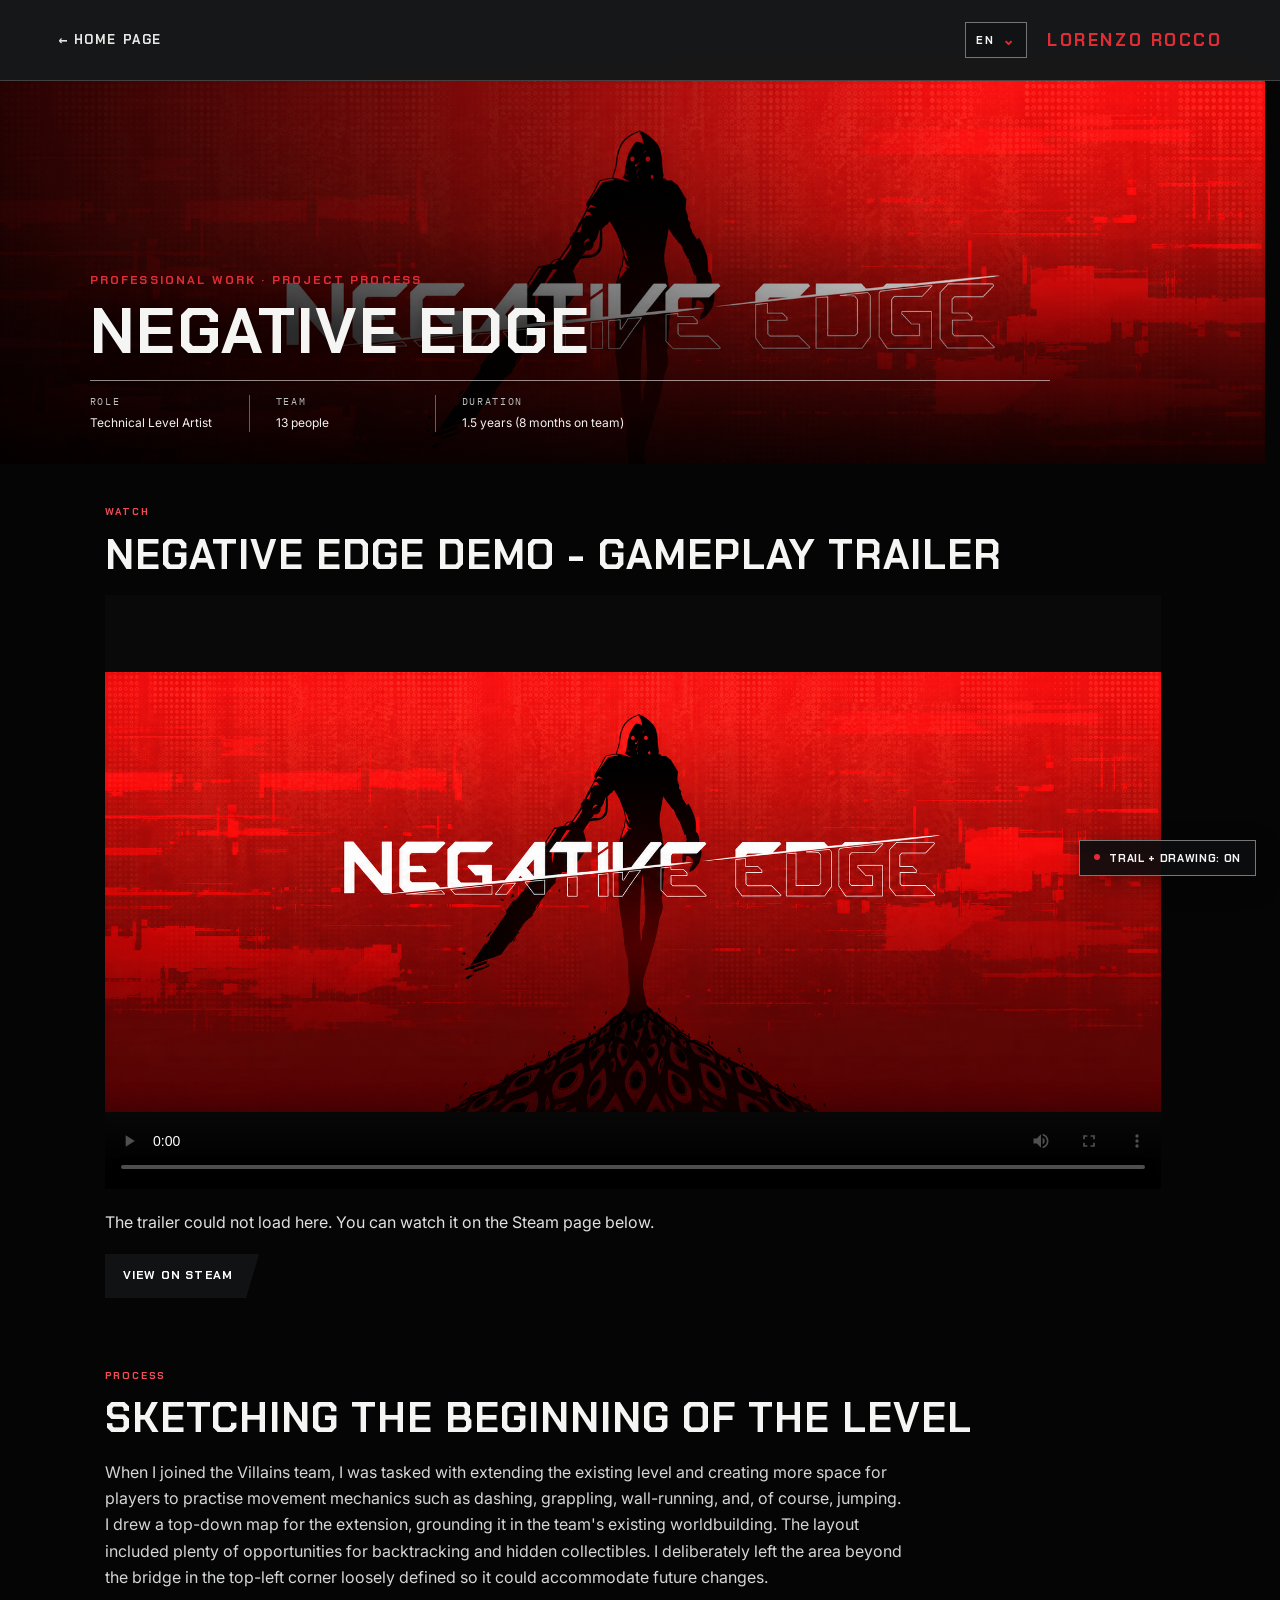
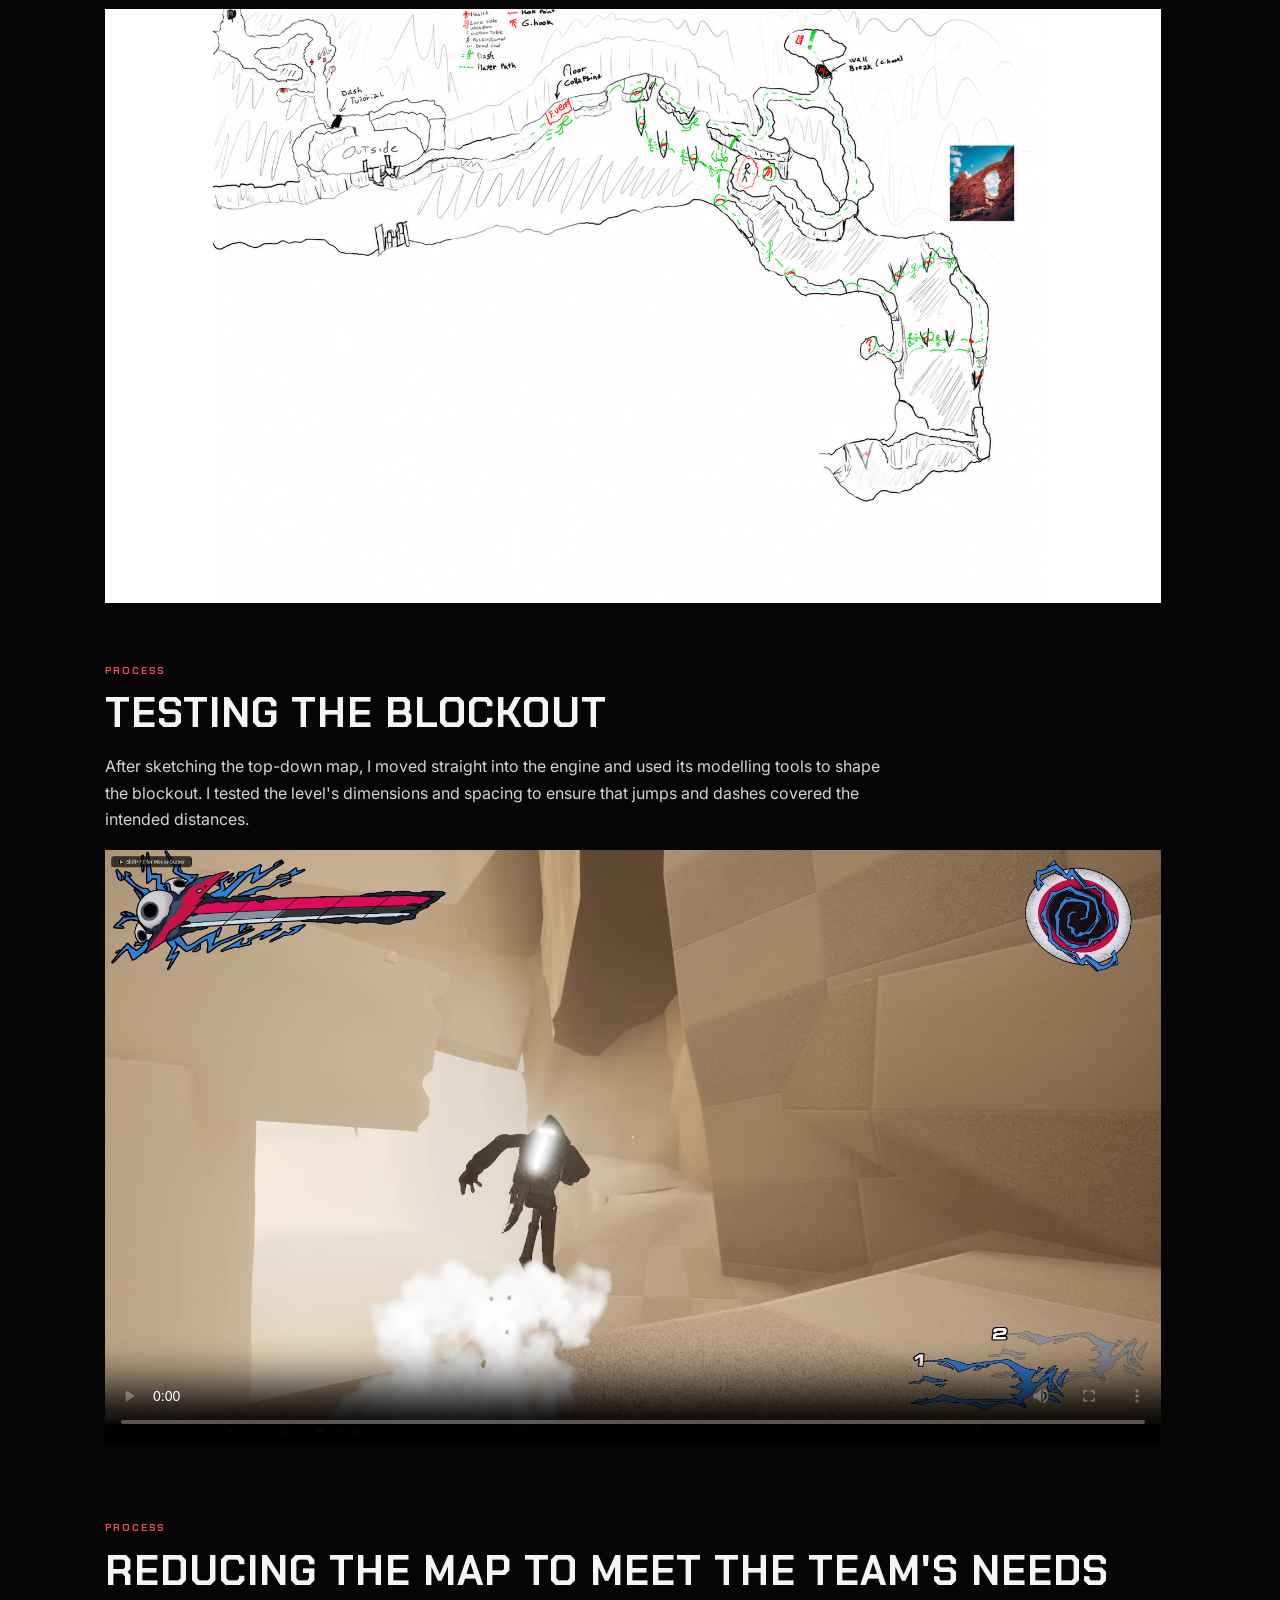
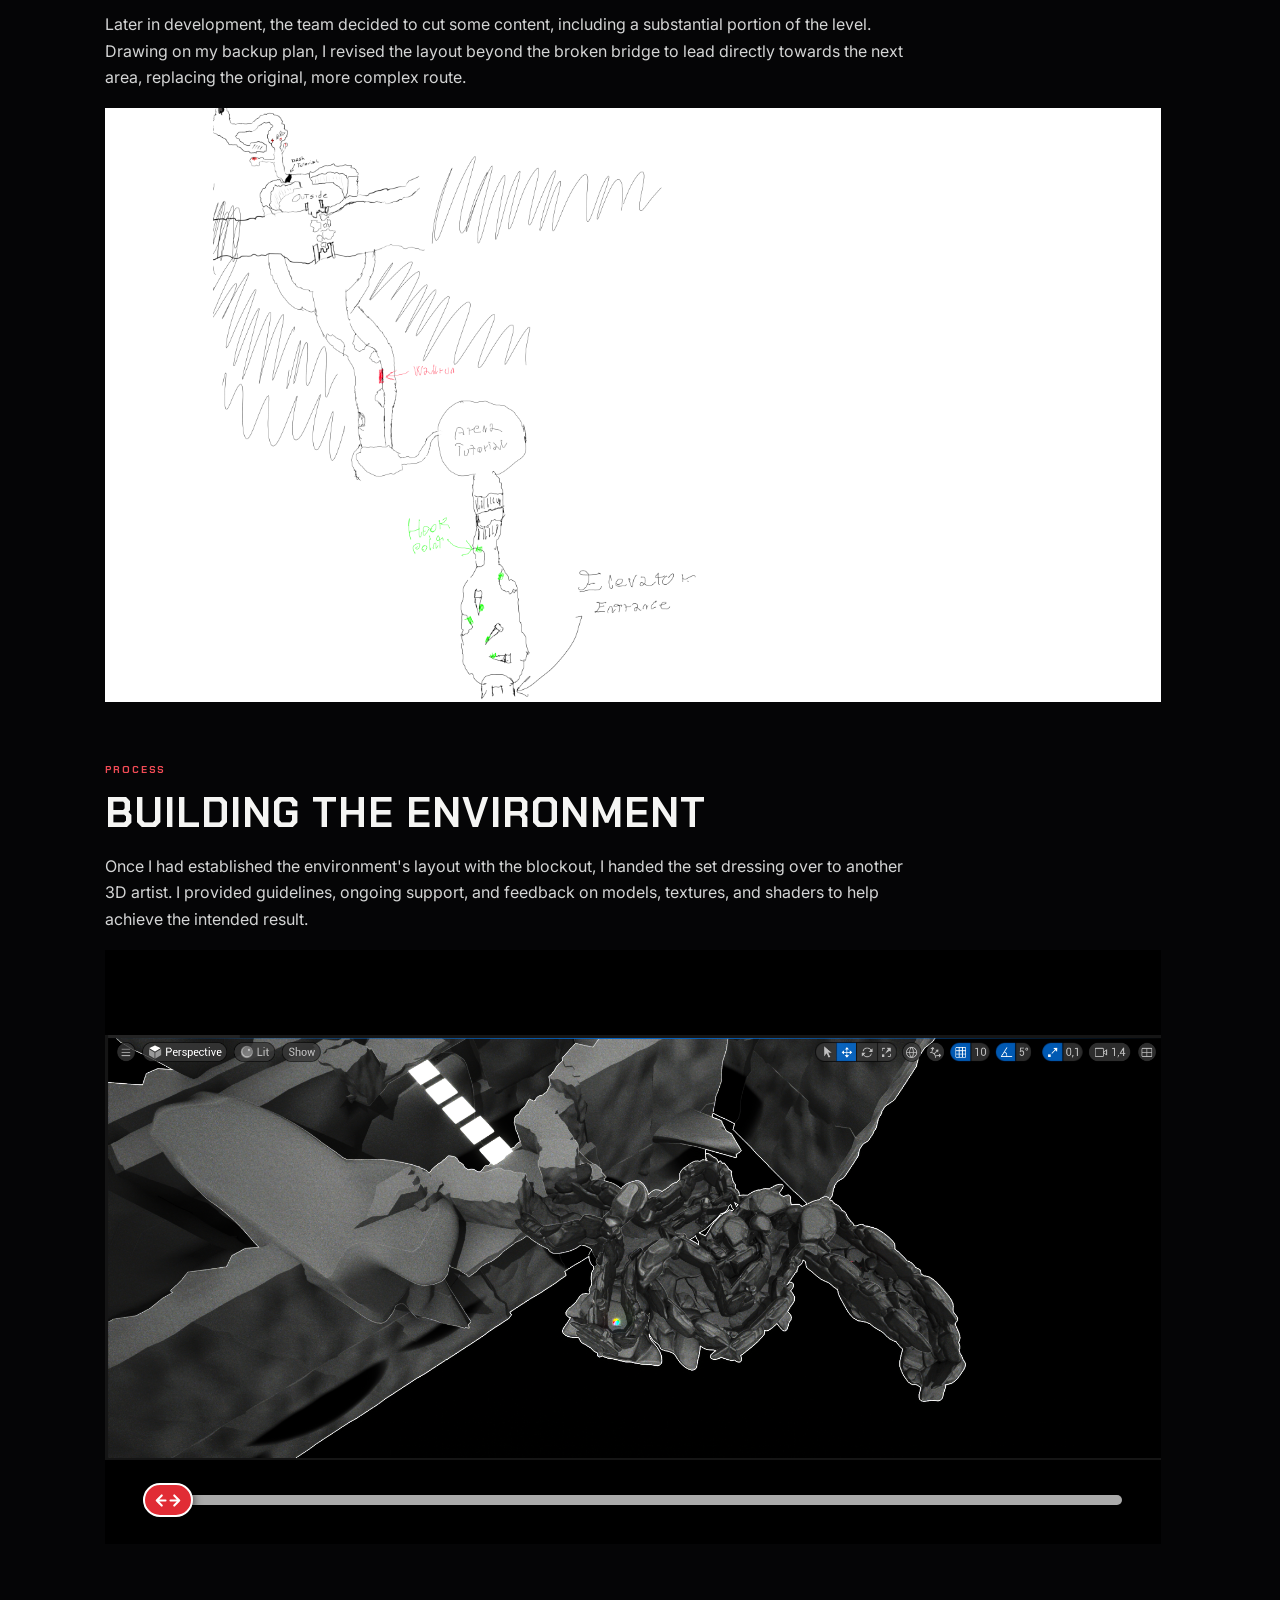
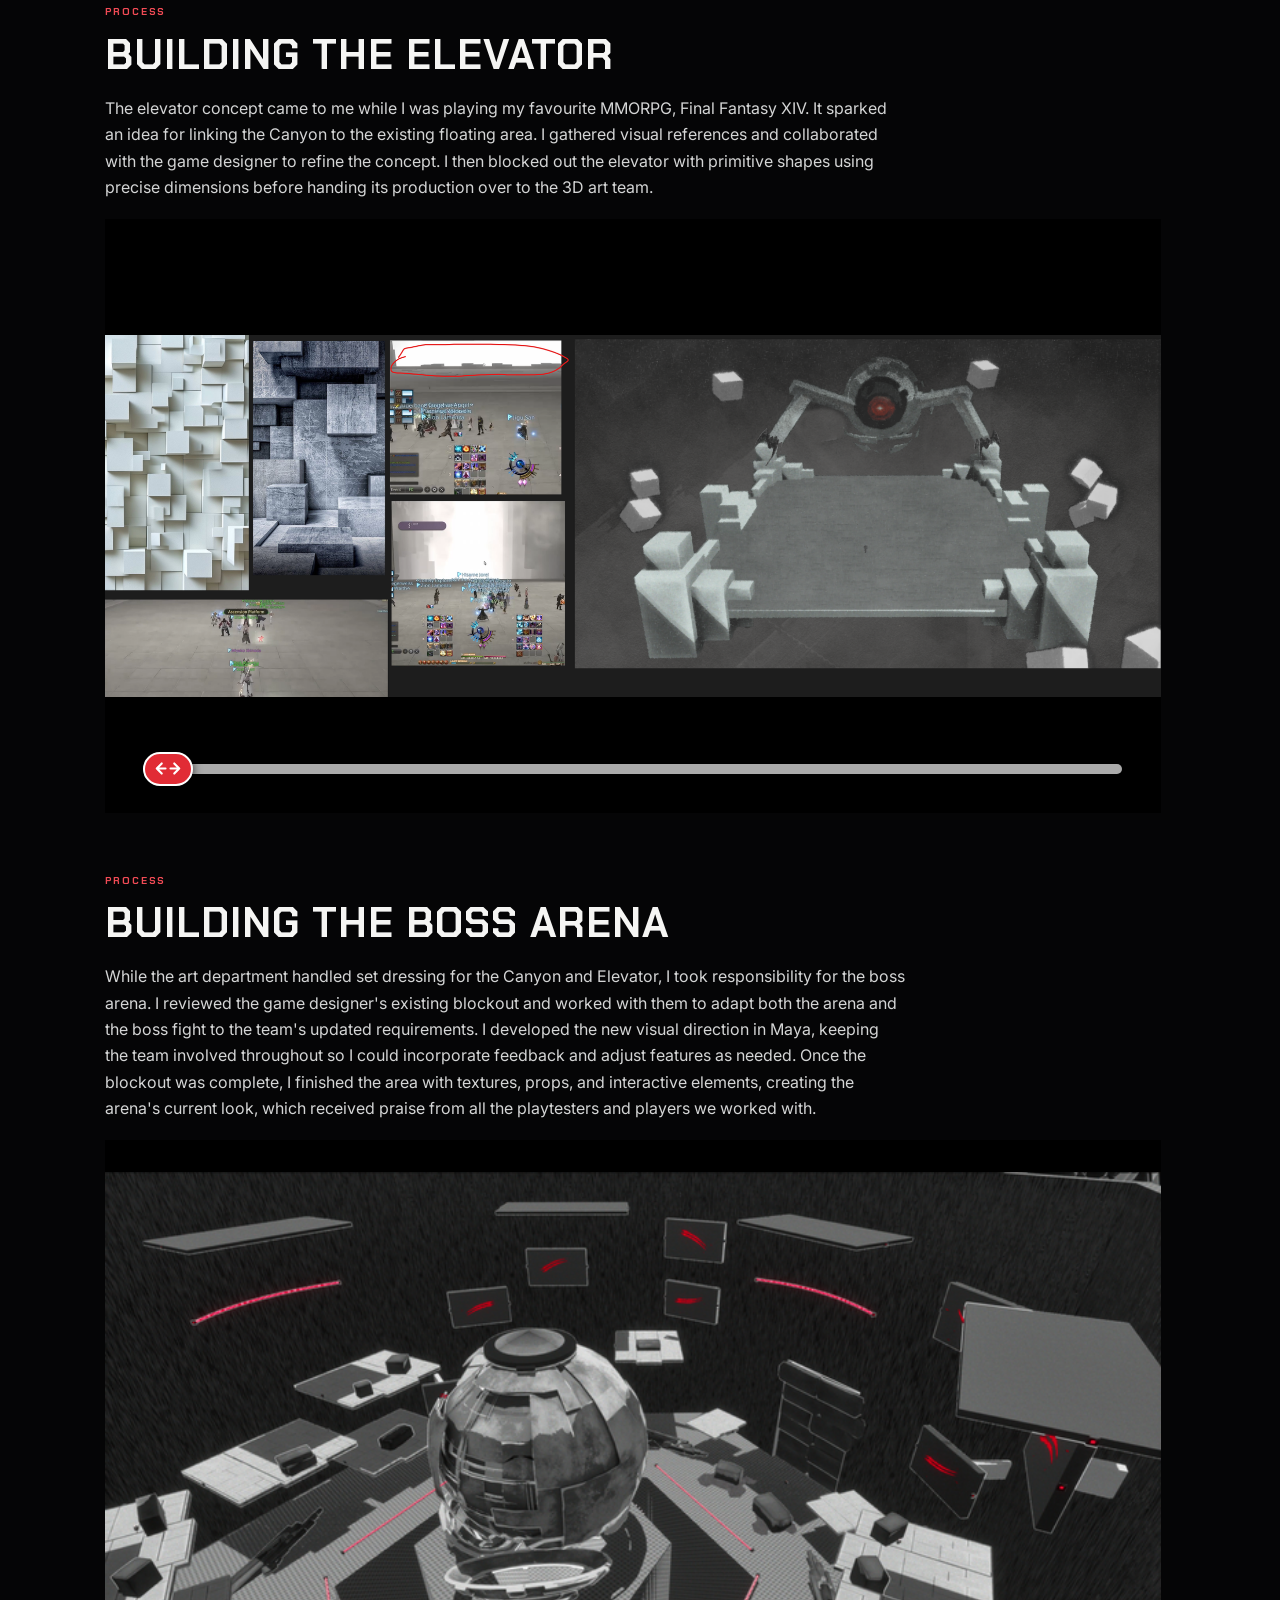
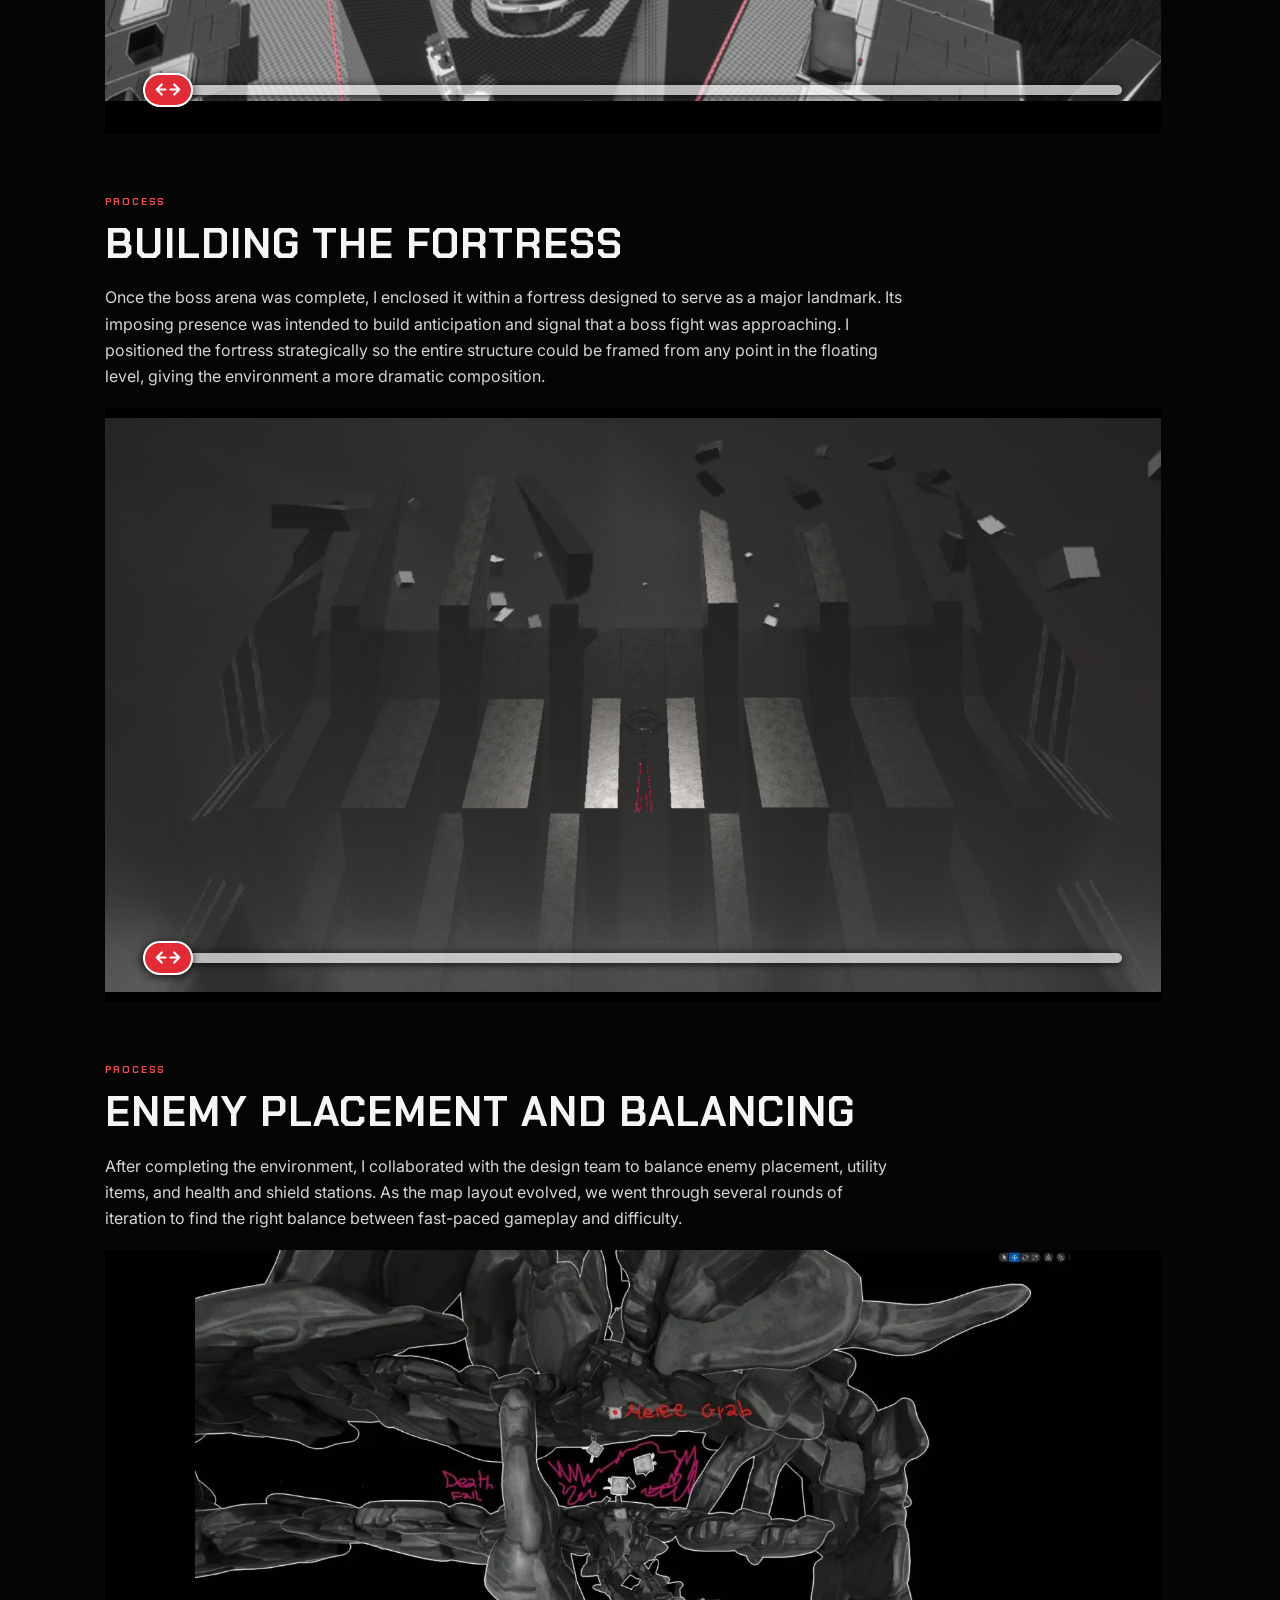
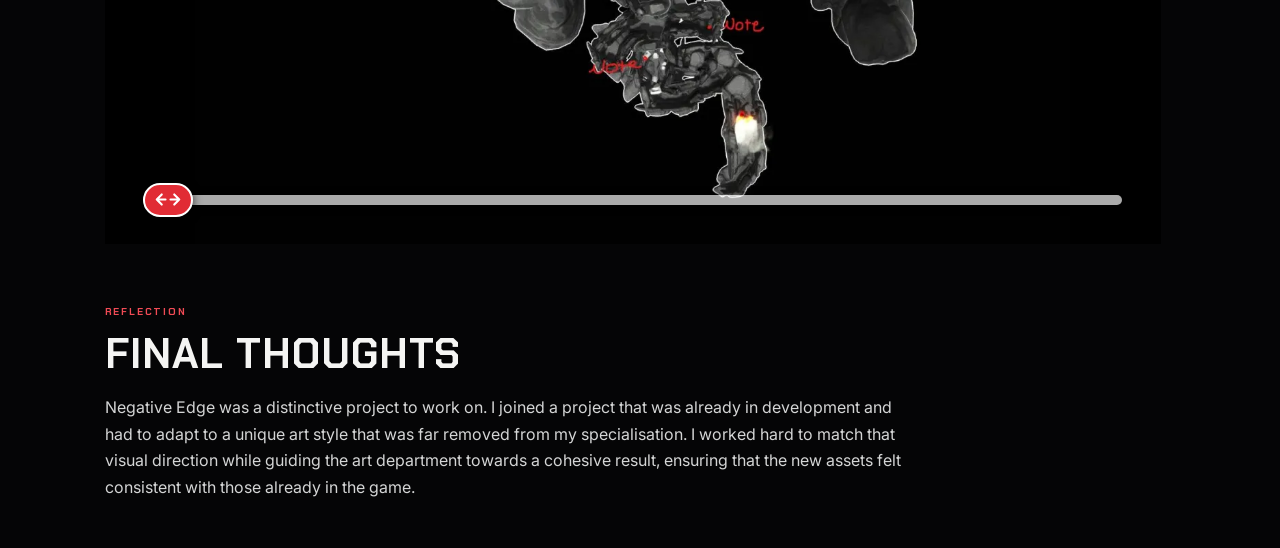
<file: project-details/negative-edge.html>
<!DOCTYPE html>
<html lang="en">
<head>
<meta charset="UTF-8">
<meta name="viewport" content="width=device-width, initial-scale=1">
<title>Negative Edge — Project Process | Lorenzo Rocco</title>
<link rel="preconnect" href="https://fonts.googleapis.com">
<link rel="preconnect" href="https://fonts.gstatic.com" crossorigin>
<link href="https://fonts.googleapis.com/css2?family=Montserrat:wght@500;600;700;800&family=Inter:wght@400;500;600&family=IBM+Plex+Mono:wght@400;500&display=swap" rel="stylesheet">
<link href="https://fonts.googleapis.com/css2?family=Chakra+Petch:wght@500;600;700&display=swap" rel="stylesheet">
<script src="../assets/page-transition.js"></script>
<link rel="stylesheet" href="./project-page.css">
<link rel="stylesheet" href="./self.css">
<link rel="stylesheet" href="./steam-projects.css">
<link rel="stylesheet" href="./negative-edge-compact.css">
<link rel="stylesheet" href="../assets/localization.css">
<script src="../assets/project-pointer.js" defer></script>
<script src="../assets/locales-projects.js" defer></script>
<script src="../assets/localization.js" defer></script>
<script src="../assets/vendor/hls.min.js" defer></script>
<script src="../assets/steam-trailers.js" defer></script>
<script src="../assets/process-carousel.js" defer></script>
</head>
<body class="negative-edge-page">
<div class="page-transition" aria-hidden="true"></div>
<canvas id="cursor-trail" aria-hidden="true"></canvas>
<button id="trail-toggle" type="button" aria-pressed="true" hidden>Trail + drawing: On</button>
<header class="topbar"><a class="back" href="../index.html?transition=home#professional">← Home Page</a><span class="brand">Lorenzo Rocco</span></header>
<main>
  <section class="project-hero">
    <div class="hero-copy">
  <div class="eyebrow">Professional Work · PROJECT PROCESS</div>
  <h1>Negative Edge</h1>
  <div class="meta">
    <div><span>Role</span>Technical Level Artist</div>
    <div><span>Team</span>13 people</div>
    <div><span>Duration</span>1.5 years (8 months on team)</div>
  </div>
    </div>
    <figure class="cover"><img src="../assets/negedge-banner.png" alt="Negative Edge project artwork" decoding="async" draggable="false"></figure>
  </section>
  <section class="self-media steam-trailer" aria-labelledby="trailer-title">
    <div class="eyebrow">Watch</div>
    <h2 id="trailer-title">Negative Edge Demo - Gameplay Trailer</h2>
    <div class="self-video"><video controls playsinline preload="none" poster="../assets/negedge-banner.png" aria-label="Negative Edge Demo - Gameplay Trailer" data-steam-hls="https://video.akamai.steamstatic.com/store_trailers/4825940/1582824589/446a985aab7908202947c34bfa779db693a597bb/1783606626/hls_264_master.m3u8?t=1783771272">Your browser does not support this video. <a href="https://store.steampowered.com/app/4825940/" target="_blank" rel="noopener noreferrer">Watch on Steam</a></video></div>
    <p class="trailer-error" role="status" hidden>The trailer could not load here. You can watch it on the Steam page below.</p>
    <div class="page-actions"><a class="action" href="https://store.steampowered.com/app/4825940/" target="_blank" rel="noopener noreferrer">View on Steam</a></div>
  </section>
  <section id="negative-edge-sketch" class="self-media project-breakdown planning-phase" aria-labelledby="sketch-title">
    <div class="eyebrow">Process</div>
    <h2 id="sketch-title">Sketching the Beginning of the Level</h2>
    <p class="planning-copy">When I joined the Villains team, I was tasked with extending the existing level and creating more space for players to practise movement mechanics such as dashing, grappling, wall-running, and, of course, jumping. I drew a top-down map for the extension, grounding it in the team's existing worldbuilding. The layout included plenty of opportunities for backtracking and hidden collectibles. I deliberately left the area beyond the bridge in the top-left corner loosely defined so it could accommodate future changes.</p>
    <div class="self-gallery">
      <figure><div class="process-image diagram-image"><img src="../assets/negative-edge-first-canyon-sketch.png" alt="Initial top-down canyon sketch for Negative Edge, showing traversal routes, dash tutorials, grappling points, hidden collectibles and an open-ended area beyond the top-left bridge" width="1491" height="1055" loading="lazy" decoding="async" draggable="false"></div></figure>
    </div>
  </section>
  <section id="negative-edge-blockout" class="self-media project-breakdown planning-phase" aria-labelledby="blockout-title">
    <div class="eyebrow">Process</div>
    <h2 id="blockout-title">Testing the Blockout</h2>
    <p class="planning-copy">After sketching the top-down map, I moved straight into the engine and used its modelling tools to shape the blockout. I tested the level's dimensions and spacing to ensure that jumps and dashes covered the intended distances.</p>
    <div class="self-video"><video controls playsinline preload="metadata" poster="../assets/negative-edge-blockout-poster.jpg" aria-label="Negative Edge blockout movement test"><source src="../assets/videos/negative-edge-blockout-test.mp4" type="video/mp4">Your browser does not support this video. <a href="../assets/videos/negative-edge-blockout-test.mp4">Open blockout test video</a></video></div>
  </section>
  <section id="negative-edge-revised-map" class="self-media project-breakdown planning-phase" aria-labelledby="revised-map-title">
    <div class="eyebrow">Process</div>
    <h2 id="revised-map-title">Reducing the Map to Meet the Team's Needs</h2>
    <p class="planning-copy">Later in development, the team decided to cut some content, including a substantial portion of the level. Drawing on my backup plan, I revised the layout beyond the broken bridge to lead directly towards the next area, replacing the original, more complex route.</p>
    <div class="self-gallery">
      <figure><div class="process-image diagram-image"><img src="../assets/negative-edge-revised-canyon-map.png" alt="Revised Negative Edge canyon map showing a shorter route beyond the broken bridge, a wall-running section, a tutorial arena, grappling points and the elevator entrance" width="4960" height="3508" loading="lazy" decoding="async" draggable="false"></div></figure>
    </div>
  </section>
  <section id="negative-edge-environment" class="self-media project-breakdown planning-phase" aria-labelledby="environment-title">
    <div class="eyebrow">Process</div>
    <h2 id="environment-title">Building the Environment</h2>
    <p class="planning-copy">Once I had established the environment's layout with the blockout, I handed the set dressing over to another 3D artist. I provided guidelines, ongoing support, and feedback on models, textures, and shaders to help achieve the intended result.</p>
    <div class="self-gallery process-carousel" data-process-carousel>
      <figure><div class="process-image">
        <img src="../assets/negative-edge-environment/blockout.png" data-carousel-image data-stage="Blockout" alt="Canyon rock structures and traversal platforms viewed from above" width="1929" height="776" loading="eager" decoding="async" draggable="false">
        <img src="../assets/negative-edge-environment/blockout_02.png" data-carousel-image data-stage="Blockout_02" alt="Overview of the canyon environment blockout and tower" width="1940" height="774" loading="eager" decoding="async" draggable="false" hidden>
        <img src="../assets/negative-edge-environment/blockout_03.png" data-carousel-image data-stage="Blockout_03" alt="Rock formations and a stone arch beside the tower" width="1155" height="655" loading="eager" decoding="async" draggable="false" hidden>
        <img src="../assets/negative-edge-environment/blockout_04.png" data-carousel-image data-stage="Blockout_04" alt="Canyon rocks, arch and tower viewed from the opposite side" width="1112" height="620" loading="eager" decoding="async" draggable="false" hidden>
        <img src="../assets/negative-edge-environment/blockout_05.png" data-carousel-image data-stage="Blockout_05" alt="Tall tower structure with floating rocks and adjoining cliff platforms" width="695" height="664" loading="eager" decoding="async" draggable="false" hidden>
      </div></figure>
      <div class="carousel-controls" hidden>
        <label for="environment-slider">Drag to see the process from blockout to final result</label>
        <output for="environment-slider">Blockout (1 / 5)</output>
        <input id="environment-slider" type="range" min="1" max="5" step="any" value="1" aria-valuetext="Blockout (1 / 5)">
      </div>
    </div>
  </section>
  <section id="negative-edge-elevator" class="self-media project-breakdown planning-phase" aria-labelledby="elevator-title">
    <div class="eyebrow">Process</div>
    <h2 id="elevator-title">Building the Elevator</h2>
    <p class="planning-copy">The elevator concept came to me while I was playing my favourite MMORPG, Final Fantasy XIV. It sparked an idea for linking the Canyon to the existing floating area. I gathered visual references and collaborated with the game designer to refine the concept. I then blocked out the elevator with primitive shapes using precise dimensions before handing its production over to the 3D art team.</p>
    <div class="self-gallery process-carousel" data-process-carousel>
      <figure><div class="process-image">
        <img src="../assets/negative-edge-elevator/concept.png" data-carousel-image data-stage="Concept" alt="Elevator concept board combining geometric architecture references, Final Fantasy XIV screenshots and an early design" width="2048" height="702" loading="eager" decoding="async" draggable="false">
        <img src="../assets/negative-edge-elevator/blockout.png" data-carousel-image data-stage="Blockout" alt="Elevator platform blockout using primitive shapes and marked gameplay dimensions" width="1280" height="847" loading="eager" decoding="async" draggable="false" hidden>
        <img src="../assets/negative-edge-elevator/3d-build.png" data-carousel-image data-stage="3D build" alt="Constructed elevator platform with geometric edge details and a central column" width="768" height="385" loading="eager" decoding="async" draggable="false" hidden>
      </div></figure>
      <div class="carousel-controls" hidden>
        <label for="elevator-slider">Drag to see the process from concept to 3D build</label>
        <output for="elevator-slider">Concept (1 / 3)</output>
        <input id="elevator-slider" type="range" min="1" max="3" step="any" value="1" aria-valuetext="Concept (1 / 3)">
      </div>
    </div>
  </section>
  <section id="negative-edge-boss-arena" class="self-media project-breakdown planning-phase" aria-labelledby="boss-arena-title">
    <div class="eyebrow">Process</div>
    <h2 id="boss-arena-title">Building the Boss Arena</h2>
    <p class="planning-copy">While the art department handled set dressing for the Canyon and Elevator, I took responsibility for the boss arena. I reviewed the game designer's existing blockout and worked with them to adapt both the arena and the boss fight to the team's updated requirements. I developed the new visual direction in Maya, keeping the team involved throughout so I could incorporate feedback and adjust features as needed. Once the blockout was complete, I finished the area with textures, props, and interactive elements, creating the arena's current look, which received praise from all the playtesters and players we worked with.</p>
    <div class="self-gallery process-carousel" data-process-carousel>
      <figure><div class="process-image">
        <img src="../assets/negative-edge-boss-arena/blockout_01.png" data-carousel-image data-stage="Blockout" alt="Early boss arena art pass with a central spherical boss and surrounding platforms" width="768" height="385" loading="eager" decoding="async" draggable="false">
        <img src="../assets/negative-edge-boss-arena/blockout_00.png" data-carousel-image data-stage="Iteration 01" alt="Maya blockout of the circular boss arena with structural supports and organic forms" width="1536" height="732" loading="eager" decoding="async" draggable="false" hidden>
        <img src="../assets/negative-edge-boss-arena/blockout_02.png" data-carousel-image data-stage="Iteration 02" alt="Boss encounter in the textured arena with red attack effects" width="768" height="434" loading="eager" decoding="async" draggable="false" hidden>
        <img src="../assets/negative-edge-boss-arena/blockout_03.png" data-carousel-image data-stage="Final result" alt="Finished boss arena with a central spherical boss, red illuminated pillars and textured surfaces" width="1536" height="771" loading="eager" decoding="async" draggable="false" hidden>
      </div></figure>
      <div class="carousel-controls" hidden>
        <label for="boss-arena-slider">Drag to see the process from blockout to final result</label>
        <output for="boss-arena-slider">Blockout (1 / 4)</output>
        <input id="boss-arena-slider" type="range" min="1" max="4" step="any" value="1" aria-valuetext="Blockout (1 / 4)">
      </div>
    </div>
  </section>
  <section id="negative-edge-fortress" class="self-media project-breakdown planning-phase" aria-labelledby="fortress-title">
    <div class="eyebrow">Process</div>
    <h2 id="fortress-title">Building the Fortress</h2>
    <p class="planning-copy">Once the boss arena was complete, I enclosed it within a fortress designed to serve as a major landmark. Its imposing presence was intended to build anticipation and signal that a boss fight was approaching. I positioned the fortress strategically so the entire structure could be framed from any point in the floating level, giving the environment a more dramatic composition.</p>
    <div class="self-gallery process-carousel" data-process-carousel>
      <figure><div class="process-image">
        <img src="../assets/negative-edge-fortress/fortress_01.png" data-carousel-image data-stage="Blockout" alt="Early fortress exterior with tall geometric supports enclosing the boss arena" width="1536" height="836" loading="eager" decoding="async" draggable="false">
        <img src="../assets/negative-edge-fortress/fortress_02.png" data-carousel-image data-stage="Detailing" alt="Fortress facade with organic details and eye-like forms above the entrance" width="1536" height="776" loading="eager" decoding="async" draggable="false" hidden>
        <img src="../assets/negative-edge-fortress/fortress_03.png" data-carousel-image data-stage="Lighting" alt="Fortress facade with red accent lighting and organic details" width="1536" height="836" loading="eager" decoding="async" draggable="false" hidden>
        <img src="../assets/negative-edge-fortress/fortress_04.png" data-carousel-image data-stage="In-game view" alt="In-game view of the fortress from a platform in the floating level" width="1536" height="837" loading="eager" decoding="async" draggable="false" hidden>
        <img src="../assets/negative-edge-fortress/fortress_05.png" data-carousel-image data-stage="Entrance" alt="Fortress entrance with lights, organic forms and red accents" width="768" height="383" loading="eager" decoding="async" draggable="false" hidden>
        <img src="../assets/negative-edge-fortress/fortress_06.png" data-carousel-image data-stage="Overview" alt="Overview of the fortress and its approach through the floating environment" width="1536" height="772" loading="eager" decoding="async" draggable="false" hidden>
        <img src="../assets/negative-edge-fortress/fortress_07.png" data-carousel-image data-stage="Final view" alt="View towards the fortress entrance from the surrounding floating platforms" width="1536" height="770" loading="eager" decoding="async" draggable="false" hidden>
      </div></figure>
      <div class="carousel-controls" hidden>
        <label for="fortress-slider">Drag to see the process from blockout to final result</label>
        <output for="fortress-slider">Blockout (1 / 7)</output>
        <input id="fortress-slider" type="range" min="1" max="7" step="any" value="1" aria-valuetext="Blockout (1 / 7)">
      </div>
    </div>
  </section>
  <section id="negative-edge-enemy-placement" class="self-media project-breakdown planning-phase" aria-labelledby="enemy-placement-title">
    <div class="eyebrow">Process</div>
    <h2 id="enemy-placement-title">Enemy Placement and Balancing</h2>
    <p class="planning-copy">After completing the environment, I collaborated with the design team to balance enemy placement, utility items, and health and shield stations. As the map layout evolved, we went through several rounds of iteration to find the right balance between fast-paced gameplay and difficulty.</p>
    <div class="self-gallery process-carousel" data-process-carousel>
      <figure><div class="process-image">
        <img src="../assets/negative-edge-enemy-placement/placement_00.png" data-carousel-image data-stage="Overview" alt="Annotated canyon overview showing enemy positions, a death fall and traversal routes" width="1280" height="869" loading="eager" decoding="async" draggable="false">
        <img src="../assets/negative-edge-enemy-placement/placement_01.png" data-carousel-image data-stage="Melee and ranged enemies" alt="Annotated positions for melee and ranged enemies on separate canyon platforms" width="1024" height="801" loading="eager" decoding="async" draggable="false" hidden>
        <img src="../assets/negative-edge-enemy-placement/placement_02.png" data-carousel-image data-stage="Melee encounter" alt="Melee enemy placement across rock platforms in the canyon" width="1280" height="769" loading="eager" decoding="async" draggable="false" hidden>
        <img src="../assets/negative-edge-enemy-placement/placement_03.png" data-carousel-image data-stage="Checkpoint placement" alt="Annotated health station and checkpoint positions in the level" width="1280" height="746" loading="eager" decoding="async" draggable="false" hidden>
        <img src="../assets/negative-edge-enemy-placement/placement_04.png" data-carousel-image data-stage="Resource placement" alt="Resource and station placement along the player route" width="1591" height="593" loading="eager" decoding="async" draggable="false" hidden>
        <img src="../assets/negative-edge-enemy-placement/placement_05.png" data-carousel-image data-stage="Health and shield stations" alt="Annotated health and shield stations with utility items in the environment" width="2048" height="786" loading="eager" decoding="async" draggable="false" hidden>
      </div></figure>
      <div class="carousel-controls" hidden>
        <label for="enemy-placement-slider">Drag to explore enemy placement and balancing</label>
        <output for="enemy-placement-slider">Overview (1 / 6)</output>
        <input id="enemy-placement-slider" type="range" min="1" max="6" step="any" value="1" aria-valuetext="Overview (1 / 6)">
      </div>
    </div>
  </section>
  <section id="negative-edge-final-thoughts" class="self-media project-breakdown planning-phase" aria-labelledby="final-thoughts-title">
    <div class="eyebrow">Reflection</div>
    <h2 id="final-thoughts-title">Final Thoughts</h2>
    <p class="planning-copy">Negative Edge was a distinctive project to work on. I joined a project that was already in development and had to adapt to a unique art style that was far removed from my specialisation. I worked hard to match that visual direction while guiding the art department towards a cohesive result, ensuring that the new assets felt consistent with those already in the game.</p>
  </section>
</main>
</body>
</html>
</file>
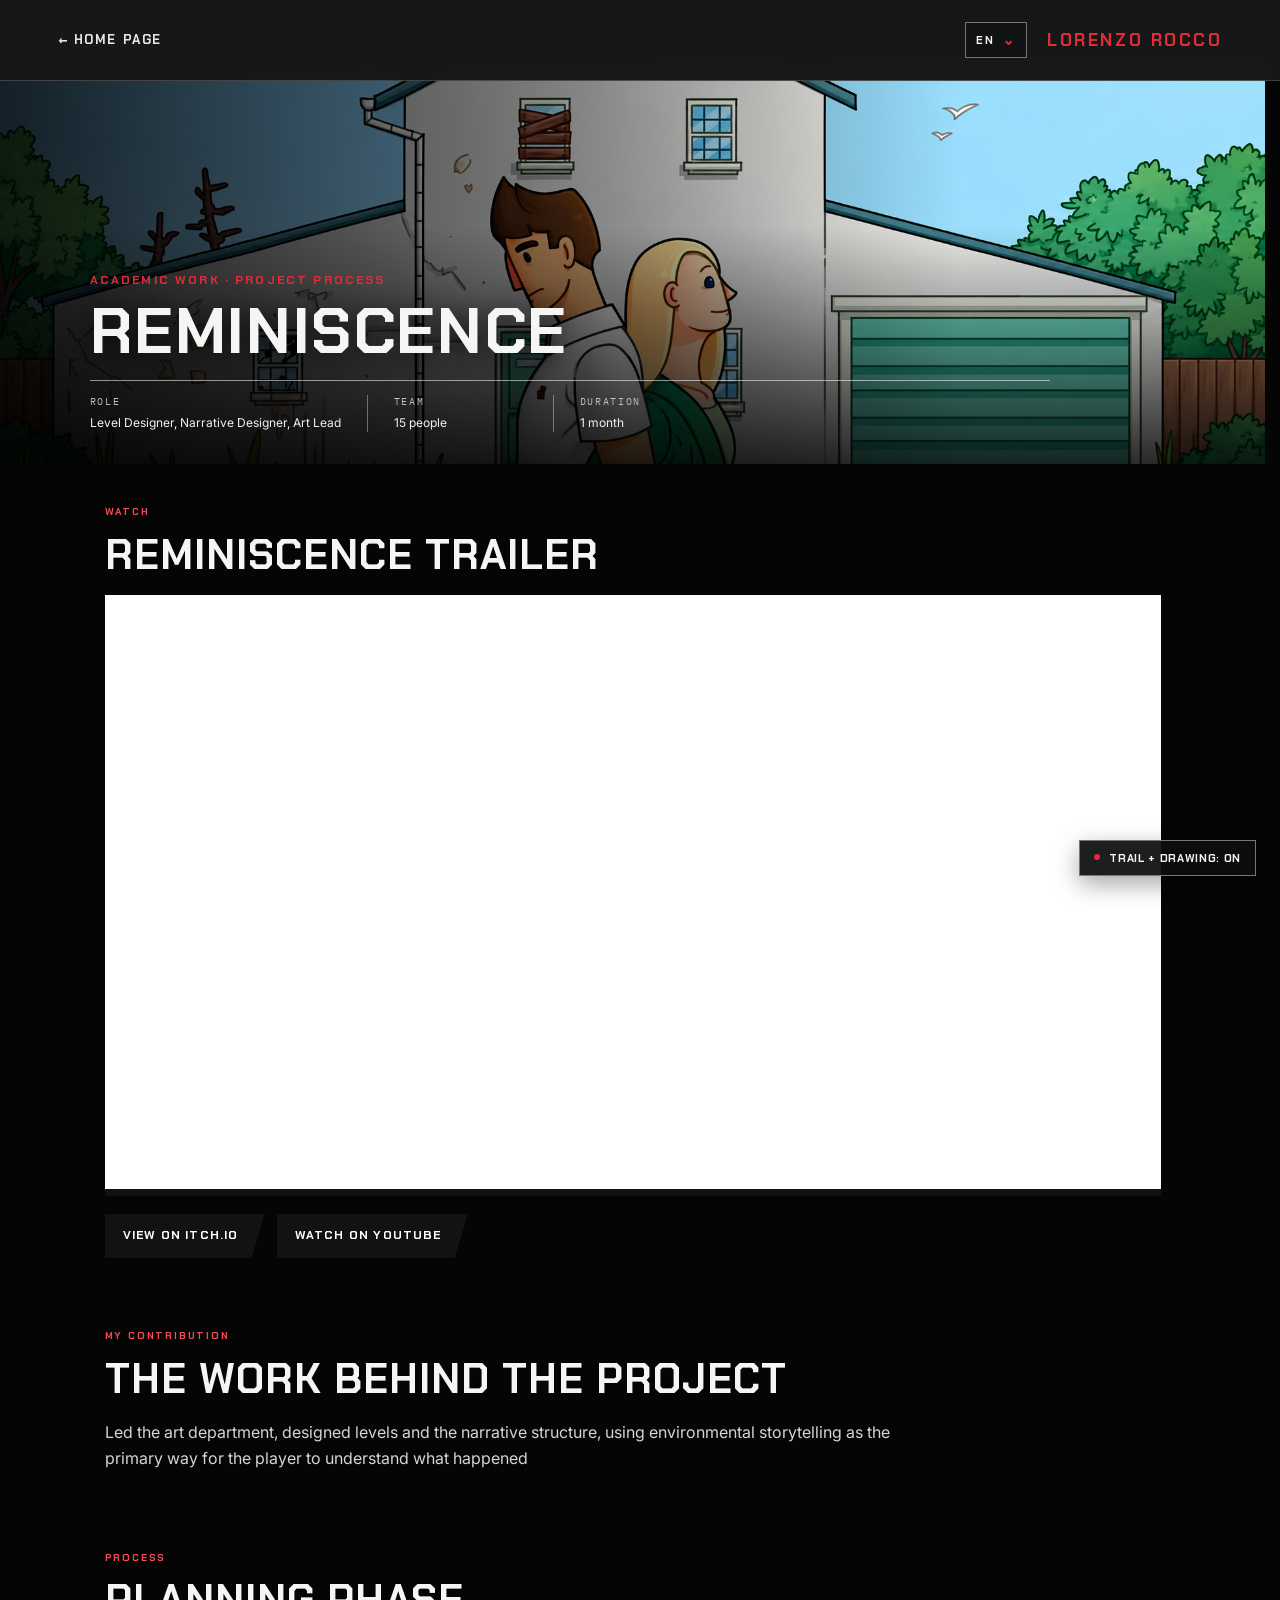
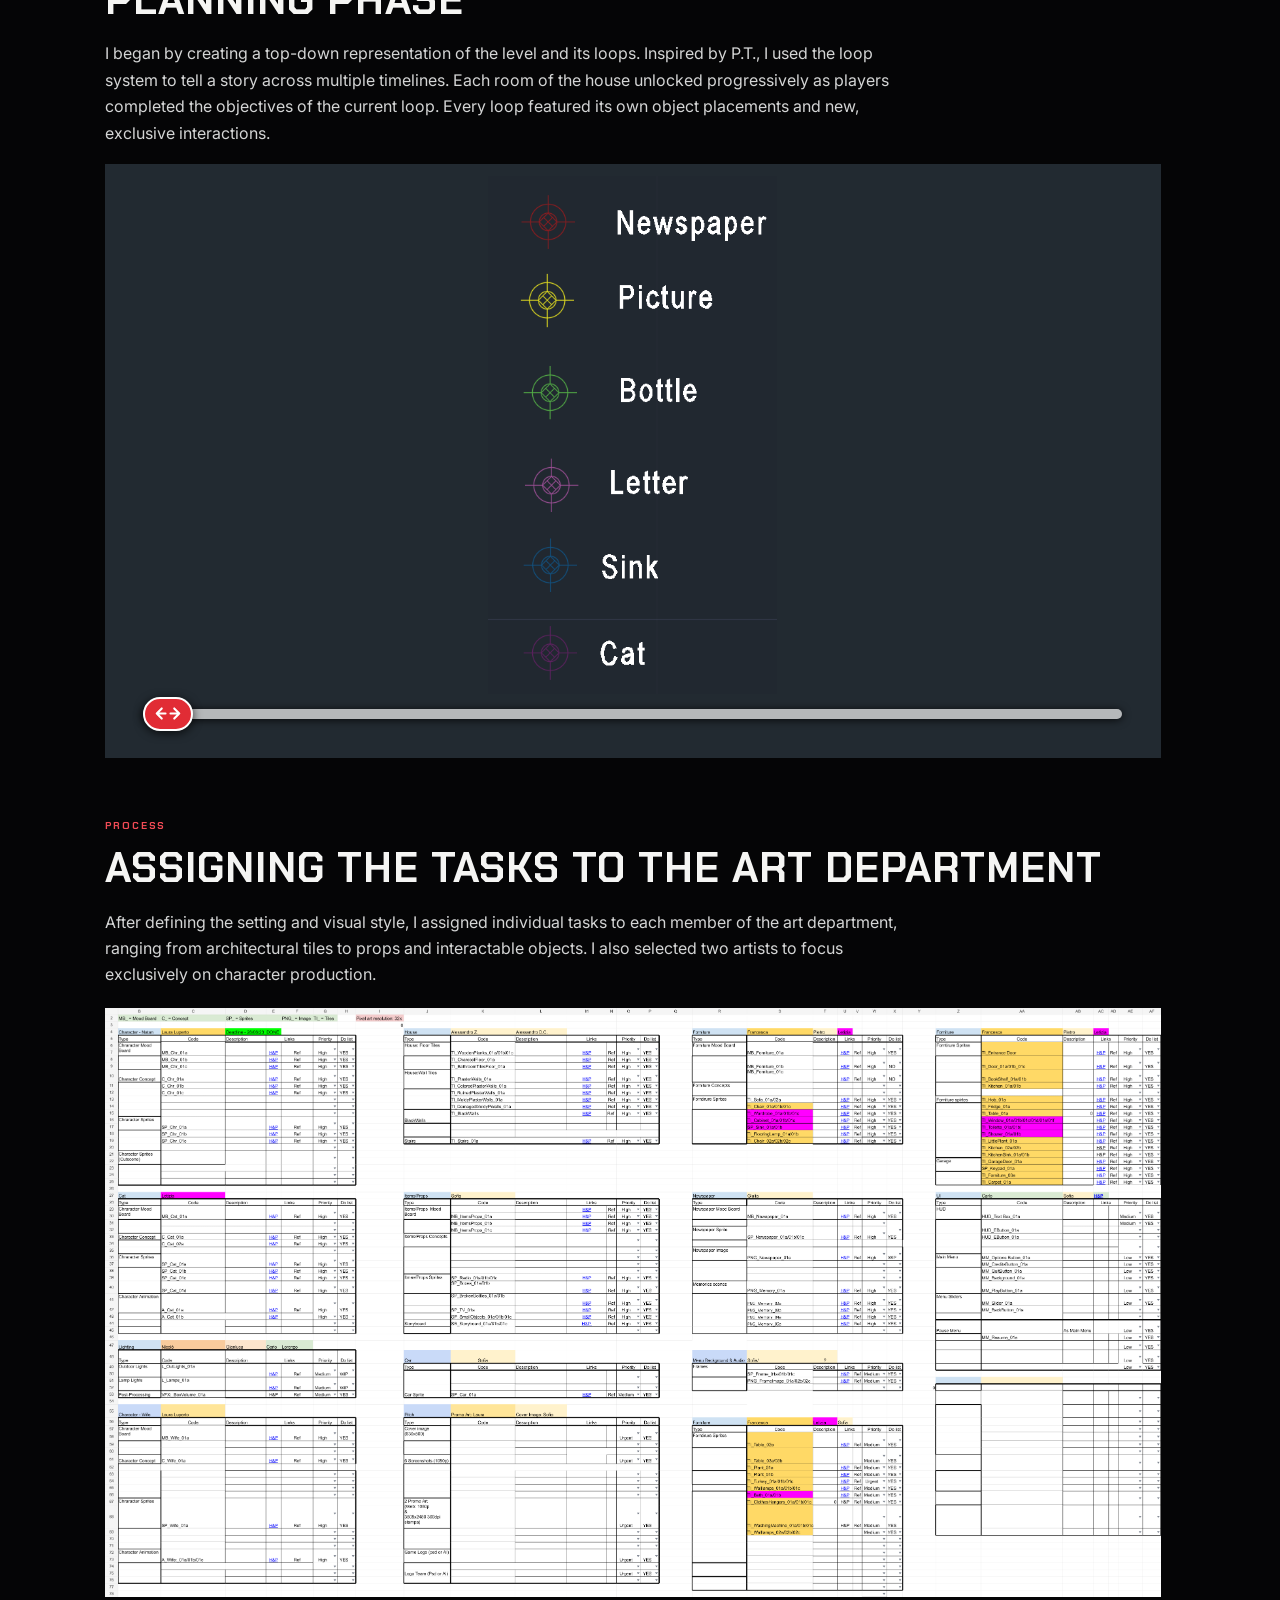
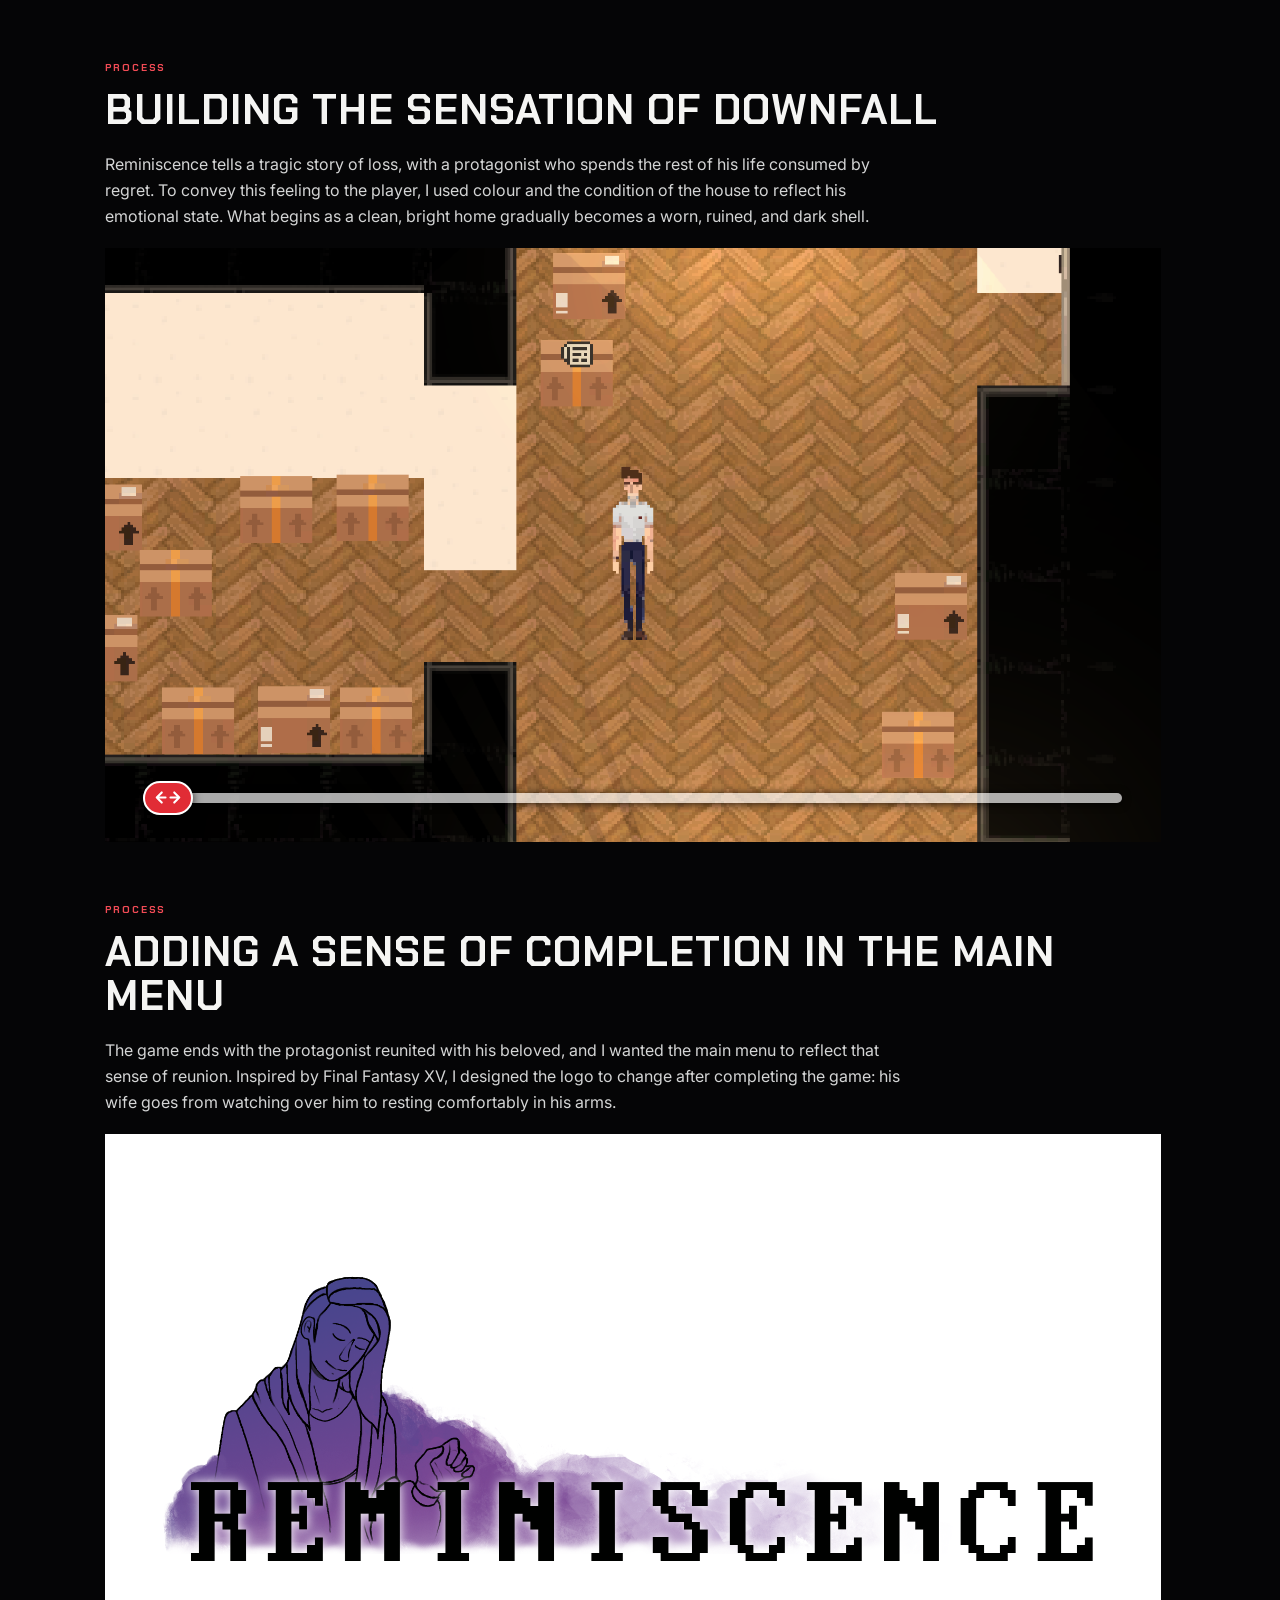
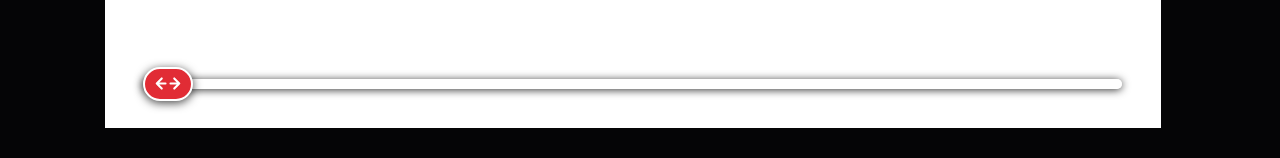
<file: project-details/reminiscence.html>
<!DOCTYPE html>
<html lang="en">
<head>
<meta charset="UTF-8">
<meta name="viewport" content="width=device-width, initial-scale=1">
<title>Reminiscence — Project Process | Lorenzo Rocco</title>
<link rel="preconnect" href="https://fonts.googleapis.com">
<link rel="preconnect" href="https://fonts.gstatic.com" crossorigin>
<link href="https://fonts.googleapis.com/css2?family=Montserrat:wght@500;600;700;800&family=Inter:wght@400;500;600&family=IBM+Plex+Mono:wght@400;500&display=swap" rel="stylesheet">
<link href="https://fonts.googleapis.com/css2?family=Chakra+Petch:wght@500;600;700&display=swap" rel="stylesheet">
<script src="../assets/page-transition.js"></script>
<link rel="stylesheet" href="./project-page.css">
<link rel="stylesheet" href="./self.css">
<link rel="stylesheet" href="./steam-projects.css">
<link rel="stylesheet" href="./project-compact.css">
<link rel="stylesheet" href="./reminiscence.css">
<link rel="stylesheet" href="../assets/localization.css">
<script src="../assets/project-pointer.js" defer></script>
<script src="../assets/locales-projects.js" defer></script>
<script src="../assets/localization.js" defer></script>
<script src="../assets/process-carousel.js" defer></script>
<script src="../assets/self-video.js" defer></script>
</head>
<body class="reminiscence-page compact-project-page">
<div class="page-transition" aria-hidden="true"></div>
<canvas id="cursor-trail" aria-hidden="true"></canvas>
<button id="trail-toggle" type="button" aria-pressed="true" hidden>Trail + drawing: On</button>
<header class="topbar"><a class="back" href="../index.html?transition=home#academic">← Home Page</a><span class="brand">Lorenzo Rocco</span></header>
<main>
  <section class="project-hero">
    <div class="hero-copy">
  <div class="eyebrow">Academic Work · PROJECT PROCESS</div>
  <h1>Reminiscence</h1>
  <div class="meta">
    <div><span>Role</span>Level Designer, Narrative Designer, Art Lead</div>
    <div><span>Team</span>15 people</div>
    <div><span>Duration</span>1 month</div>
  </div>
    </div>
    <figure class="cover"><img src="../assets/remini-banner.png" alt="Reminiscence project artwork" decoding="async" draggable="false"></figure>
  </section>
  <section id="reminiscence-trailer" class="self-media" aria-labelledby="trailer-title">
    <div class="eyebrow">Watch</div>
    <h2 id="trailer-title">Reminiscence Trailer</h2>
    <div class="self-video" data-self-trailer data-video-id="DkipRwvBP1g" data-video-title="Reminiscence Trailer">
      <a class="self-video-link" style="--trailer-cover:url('../assets/remini-banner.png')" href="https://www.youtube.com/watch?v=DkipRwvBP1g" target="_blank" rel="noopener noreferrer"><span aria-hidden="true">▶</span>Watch Reminiscence Trailer on YouTube</a>
    </div>
    <div class="page-actions"><a class="action" href="https://eventhorizonschool.itch.io/reminiscence" target="_blank" rel="noopener noreferrer">View on itch.io</a><a class="action" href="https://www.youtube.com/watch?v=DkipRwvBP1g" target="_blank" rel="noopener noreferrer">Watch on YouTube</a></div>
  </section>
  <section id="reminiscence-contribution" class="self-media project-breakdown planning-phase" aria-labelledby="contribution-title">
    <div class="eyebrow">My contribution</div>
    <h2 id="contribution-title">The work behind the project</h2>
    <p class="planning-copy">Led the art department, designed levels and the narrative structure, using environmental storytelling as the primary way for the player to understand what happened</p>
    

  </section>
  <section id="reminiscence-planning" class="self-media project-breakdown planning-phase" aria-labelledby="planning-title">
    <div class="eyebrow">Process</div>
    <h2 id="planning-title">Planning Phase</h2>
    <p class="planning-copy">I began by creating a top-down representation of the level and its loops. Inspired by P.T., I used the loop system to tell a story across multiple timelines. Each room of the house unlocked progressively as players completed the objectives of the current loop. Every loop featured its own object placements and new, exclusive interactions.</p>
    <div class="self-gallery process-carousel" data-process-carousel>
      <figure><div class="process-image">
        <img src="../assets/reminiscence-planning/legend.png" data-carousel-image data-stage="Legend" alt="Legend for the Reminiscence loop maps: newspaper, picture, bottle, letter, sink and cat symbols" width="406" height="726" loading="eager" decoding="async" draggable="false">
        <img src="../assets/reminiscence-planning/loop1.png" data-carousel-image data-stage="Loop 1" alt="Loop 1 house layout with most rooms blocked off and initial object placements" width="488" height="729" loading="eager" decoding="async" draggable="false" hidden>
        <img src="../assets/reminiscence-planning/loop2.png" data-carousel-image data-stage="Loop 2" alt="Loop 2 house layout with the living room available and revised objective placements" width="402" height="609" loading="eager" decoding="async" draggable="false" hidden>
        <img src="../assets/reminiscence-planning/loop3.png" data-carousel-image data-stage="Loop 3" alt="Loop 3 layout with the kitchen and dining area unlocked and new interactions" width="421" height="645" loading="eager" decoding="async" draggable="false" hidden>
        <img src="../assets/reminiscence-planning/loop4.png" data-carousel-image data-stage="Loop 4" alt="Loop 4 layout with additional objects and interactions in the accessible rooms" width="371" height="588" loading="eager" decoding="async" draggable="false" hidden>
        <img src="../assets/reminiscence-planning/loop5.png" data-carousel-image data-stage="Loop 5" alt="Loop 5 layout opening the garage and part of the upper floor, with new object placements" width="367" height="537" loading="eager" decoding="async" draggable="false" hidden>
        <img src="../assets/reminiscence-planning/loop6.png" data-carousel-image data-stage="Loop 6" alt="Loop 6 layout showing the final route, restricted rooms and movement through the house" width="390" height="607" loading="eager" decoding="async" draggable="false" hidden>
      </div></figure>
      <div class="carousel-controls" hidden>
        <label for="reminiscence-planning-slider">Drag to explore the legend and six level loops</label>
        <output for="reminiscence-planning-slider">Legend (1 / 7)</output>
        <input id="reminiscence-planning-slider" type="range" min="1" max="7" step="any" value="1" aria-valuetext="Legend (1 / 7)">
      </div>
    </div>
  </section>
  <section id="reminiscence-art-tasks" class="self-media project-breakdown planning-phase" aria-labelledby="art-tasks-title">
    <div class="eyebrow">Process</div>
    <h2 id="art-tasks-title">Assigning the Tasks to the Art Department</h2>
    <p class="planning-copy">After defining the setting and visual style, I assigned individual tasks to each member of the art department, ranging from architectural tiles to props and interactable objects. I also selected two artists to focus exclusively on character production.</p>
    <div class="self-gallery">
      <figure><div class="process-image asset-list-image"><img src="../assets/reminiscence-art-asset-list.png" alt="Complete Reminiscence art asset list showing task groups, assigned artists, asset codes, priorities and completion statuses" width="6462" height="3602" loading="lazy" decoding="async" draggable="false"></div></figure>
    </div>
  </section>
  <section id="reminiscence-downfall" class="self-media project-breakdown planning-phase" aria-labelledby="downfall-title">
    <div class="eyebrow">Process</div>
    <h2 id="downfall-title">Building the Sensation of Downfall</h2>
    <p class="planning-copy">Reminiscence tells a tragic story of loss, with a protagonist who spends the rest of his life consumed by regret. To convey this feeling to the player, I used colour and the condition of the house to reflect his emotional state. What begins as a clean, bright home gradually becomes a worn, ruined, and dark shell.</p>
    <div class="self-gallery process-carousel downfall-carousel" data-process-carousel>
      <figure><div class="process-image">
        <img src="../assets/reminiscence-downfall/01.png" data-carousel-image data-stage="Moving In" alt="Natan in a bright, clean house with warm wooden flooring and moving boxes" width="1920" height="1080" loading="eager" decoding="async" draggable="false">
        <img src="../assets/reminiscence-downfall/02.png" data-carousel-image data-stage="A Bright Home" alt="A warmly lit living and dining room with healthy plants, clean furniture and a prepared meal" width="1920" height="1080" loading="eager" decoding="async" draggable="false" hidden>
        <img src="../assets/reminiscence-downfall/03.png" data-carousel-image data-stage="Early Decline" alt="Natan beside a sparse dining table, a bottle and broken glass in the increasingly neglected house" width="1920" height="1080" loading="eager" decoding="async" draggable="false" hidden>
        <img src="../assets/reminiscence-downfall/04.png" data-carousel-image data-stage="A Colder Atmosphere" alt="The living and dining room under cold blue light, with worn surfaces and a darker atmosphere" width="1920" height="1080" loading="eager" decoding="async" draggable="false" hidden>
        <img src="../assets/reminiscence-downfall/05.png" data-carousel-image data-stage="A Dark, Worn Home" alt="Natan in a dark, deteriorating interior with damaged walls, cold colours and sparse lighting" width="1920" height="1080" loading="eager" decoding="async" draggable="false" hidden>
      </div></figure>
      <div class="carousel-controls" hidden>
        <label for="reminiscence-downfall-slider">Drag to see the house change from a bright home to a dark, deteriorating interior</label>
        <output for="reminiscence-downfall-slider">Moving In (1 / 5)</output>
        <input id="reminiscence-downfall-slider" type="range" min="1" max="5" step="any" value="1" aria-valuetext="Moving In (1 / 5)">
      </div>
    </div>
  </section>
  <section id="reminiscence-menu" class="self-media project-breakdown planning-phase" aria-labelledby="menu-title">
    <div class="eyebrow">Process</div>
    <h2 id="menu-title">Adding a Sense of Completion in the Main Menu</h2>
    <p class="planning-copy">The game ends with the protagonist reunited with his beloved, and I wanted the main menu to reflect that sense of reunion. Inspired by Final Fantasy XV, I designed the logo to change after completing the game: his wife goes from watching over him to resting comfortably in his arms.</p>
    <div class="self-gallery process-carousel menu-carousel" data-process-carousel>
      <figure><div class="process-image">
        <img src="../assets/reminiscence-menu/before-completion.png" data-carousel-image data-stage="Before Completion" alt="Original Reminiscence main menu logo featuring the protagonist's wife alone above the title" width="4000" height="1772" loading="eager" decoding="async" draggable="false">
        <img src="../assets/reminiscence-menu/after-completion.png" data-carousel-image data-stage="After Completion" alt="Reminiscence main menu logo after completing the game, showing the reunited couple embracing above the title" width="4000" height="1772" loading="eager" decoding="async" draggable="false" hidden>
      </div></figure>
      <div class="carousel-controls" hidden>
        <label for="reminiscence-menu-slider">Drag to compare the main menu logo before and after completing the game</label>
        <output for="reminiscence-menu-slider">Before Completion (1 / 2)</output>
        <input id="reminiscence-menu-slider" type="range" min="1" max="2" step="any" value="1" aria-valuetext="Before Completion (1 / 2)">
      </div>
    </div>
  </section>
</main>
</body>
</html>
</file>
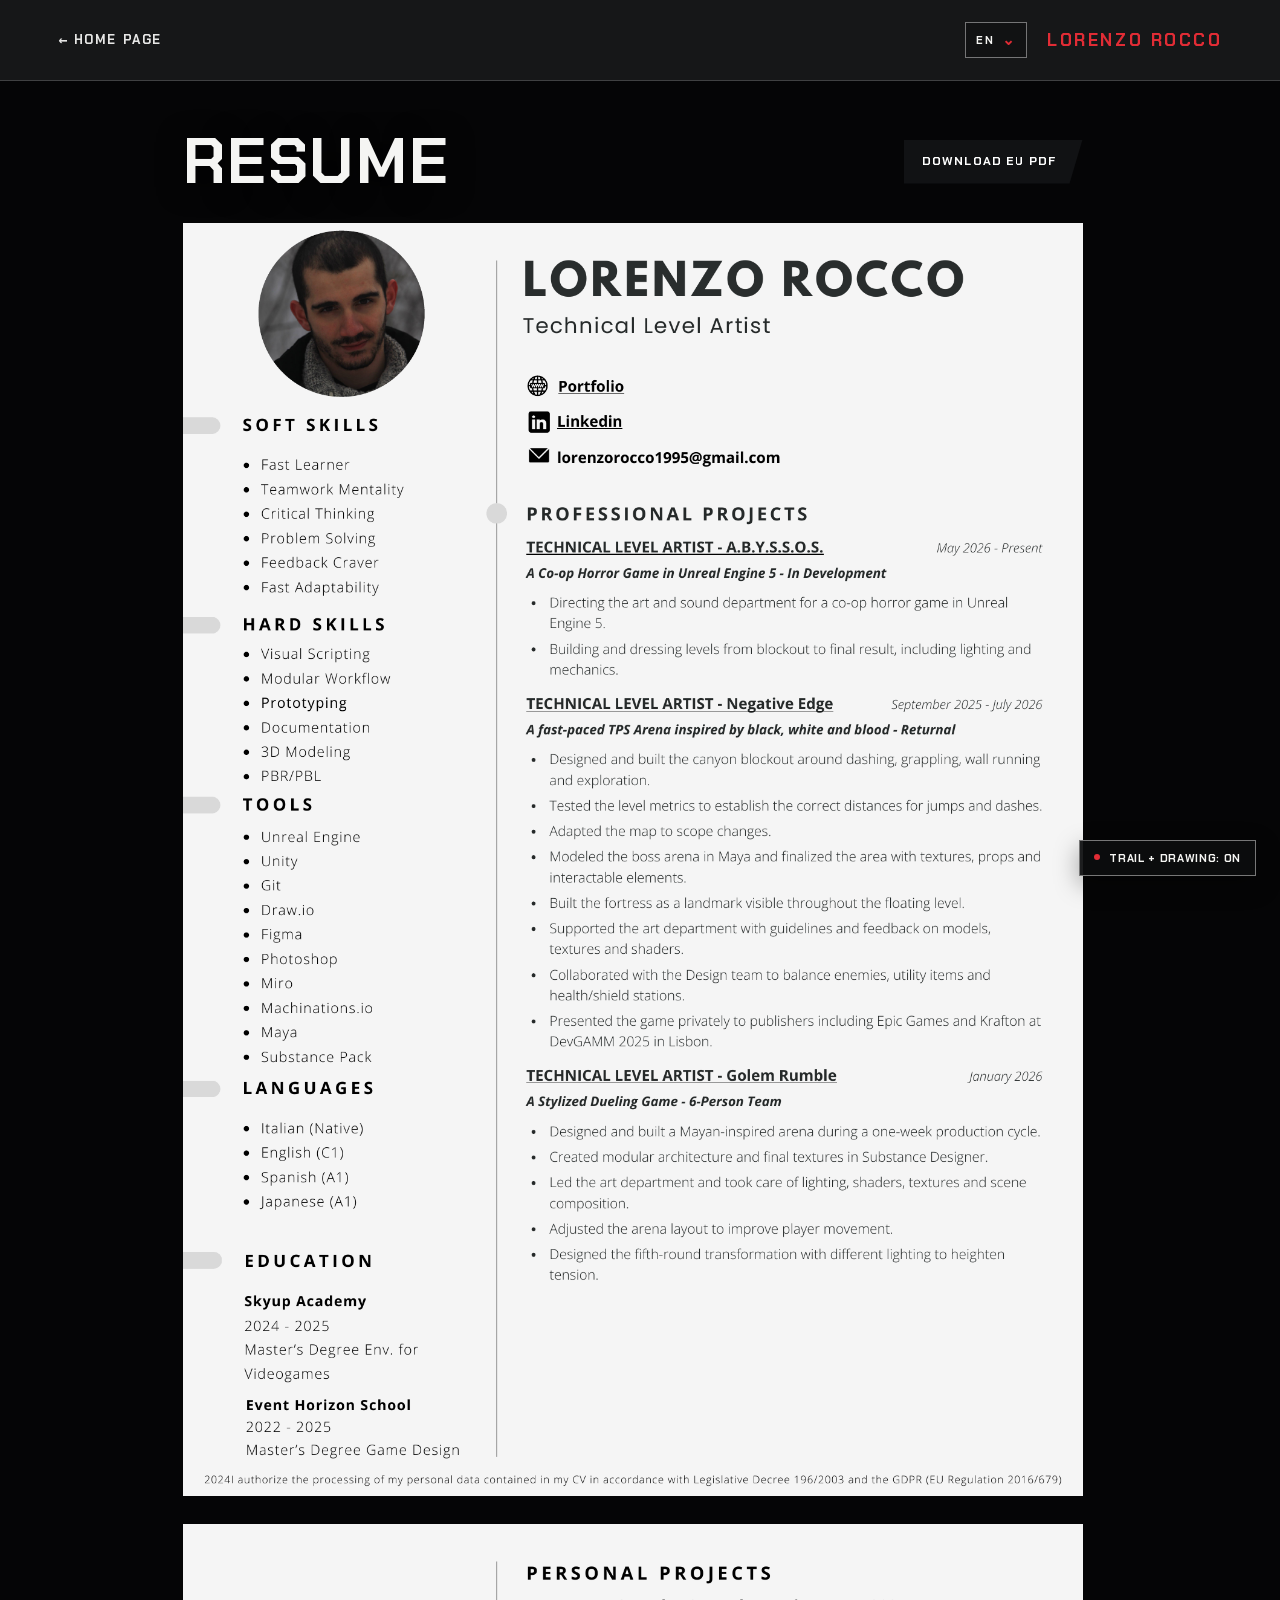
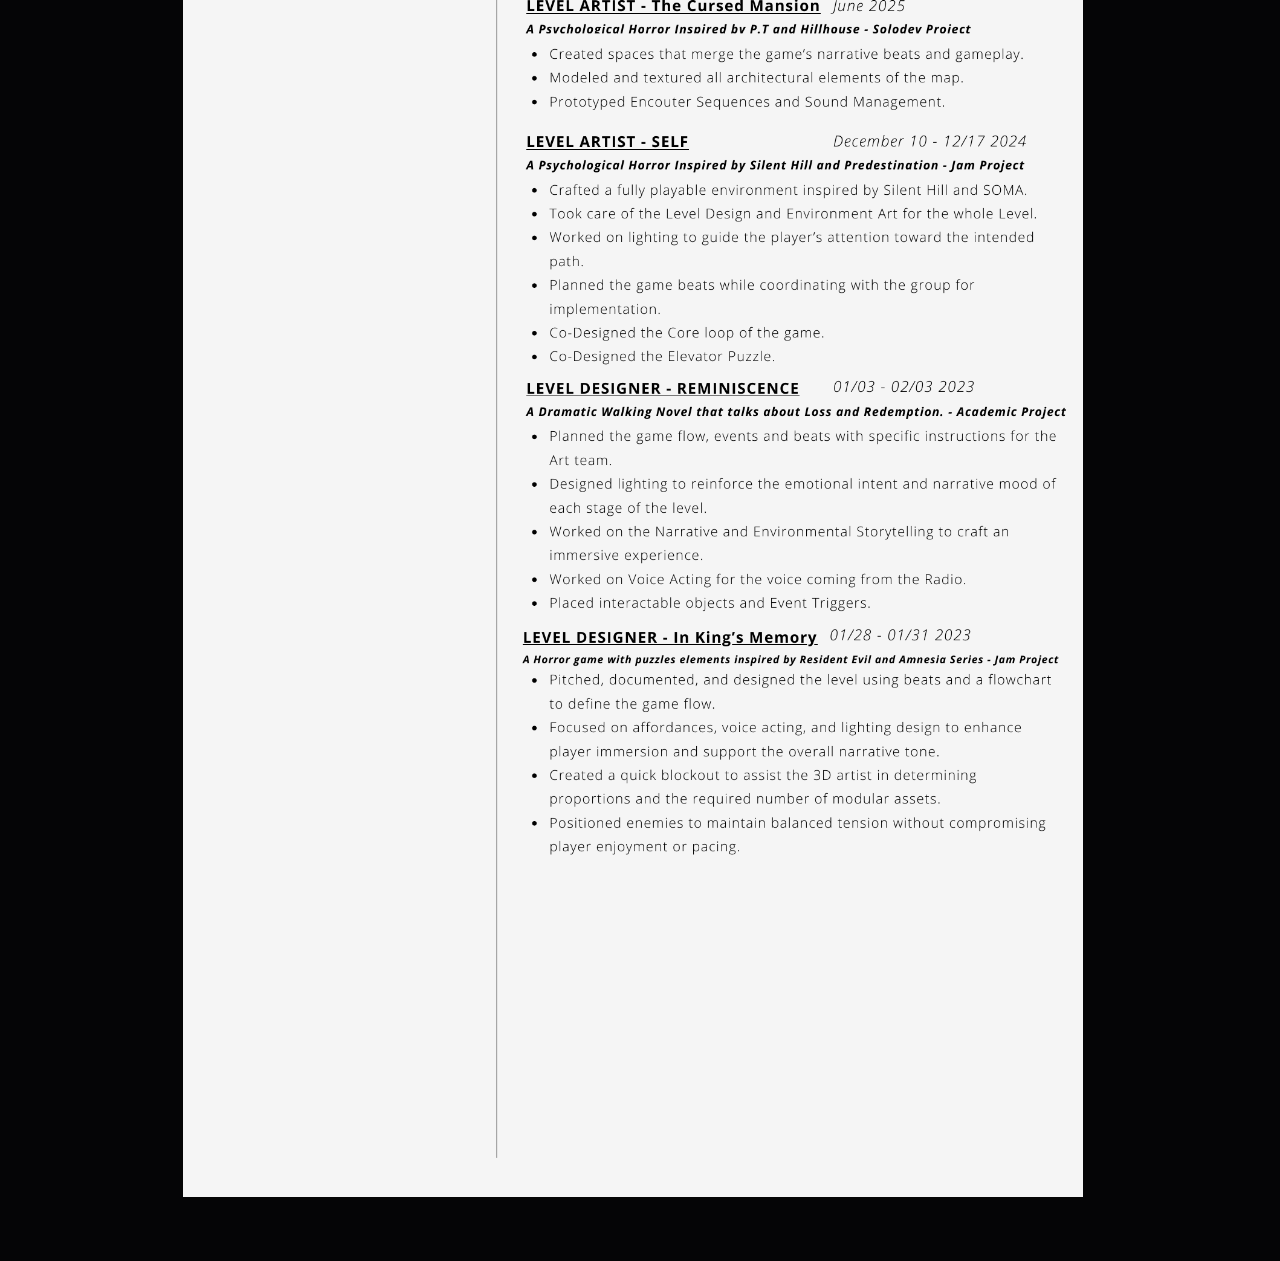
<file: project-details/resume.html>
<!DOCTYPE html>
<html lang="en">
<head>
<meta charset="UTF-8">
<meta name="viewport" content="width=device-width, initial-scale=1">
<title>Resume — Lorenzo Rocco</title>
<link rel="preconnect" href="https://fonts.googleapis.com">
<link rel="preconnect" href="https://fonts.gstatic.com" crossorigin>
<link href="https://fonts.googleapis.com/css2?family=Montserrat:wght@500;600;700;800&family=Inter:wght@400;500;600&family=IBM+Plex+Mono:wght@400;500&family=Chakra+Petch:wght@500;600;700&display=swap" rel="stylesheet">
<script src="../assets/page-transition.js"></script>
<link rel="stylesheet" href="./project-page.css">
<link rel="stylesheet" href="./resume.css">
<link rel="stylesheet" href="../assets/localization.css">
<script src="../assets/project-pointer.js" defer></script>
<script src="../assets/locales-projects.js" defer></script>
<script src="../assets/localization.js" defer></script>
</head>
<body class="resume-page">
<div class="page-transition" aria-hidden="true"></div>
<canvas id="cursor-trail" aria-hidden="true"></canvas>
<button id="trail-toggle" type="button" aria-pressed="true" hidden>Trail + drawing: On</button>
<header class="topbar"><a class="back" href="../index.html?transition=home#contact">← Home Page</a><span class="brand">Lorenzo Rocco</span></header>
<main class="resume-main">
  <div class="resume-heading">
    <h1>Resume</h1>
    <a class="action" href="../assets/lorenzo-rocco-resume-eu.pdf" download="Lorenzo-Rocco-Resume-EU.pdf">Download EU PDF</a>
  </div>
  <figure class="resume-sheet"><img src="../assets/lorenzo-rocco-resume.png" alt="Lorenzo Rocco's resume: newest professional projects" width="1489" height="2106" decoding="async" draggable="false"></figure>
  <figure class="resume-sheet"><img src="../assets/lorenzo-rocco-resume-page-2.png" alt="Lorenzo Rocco's resume: older projects in their original wording and layout" width="1489" height="2106" decoding="async" draggable="false"></figure>
</main>
</body>
</html>
</file>
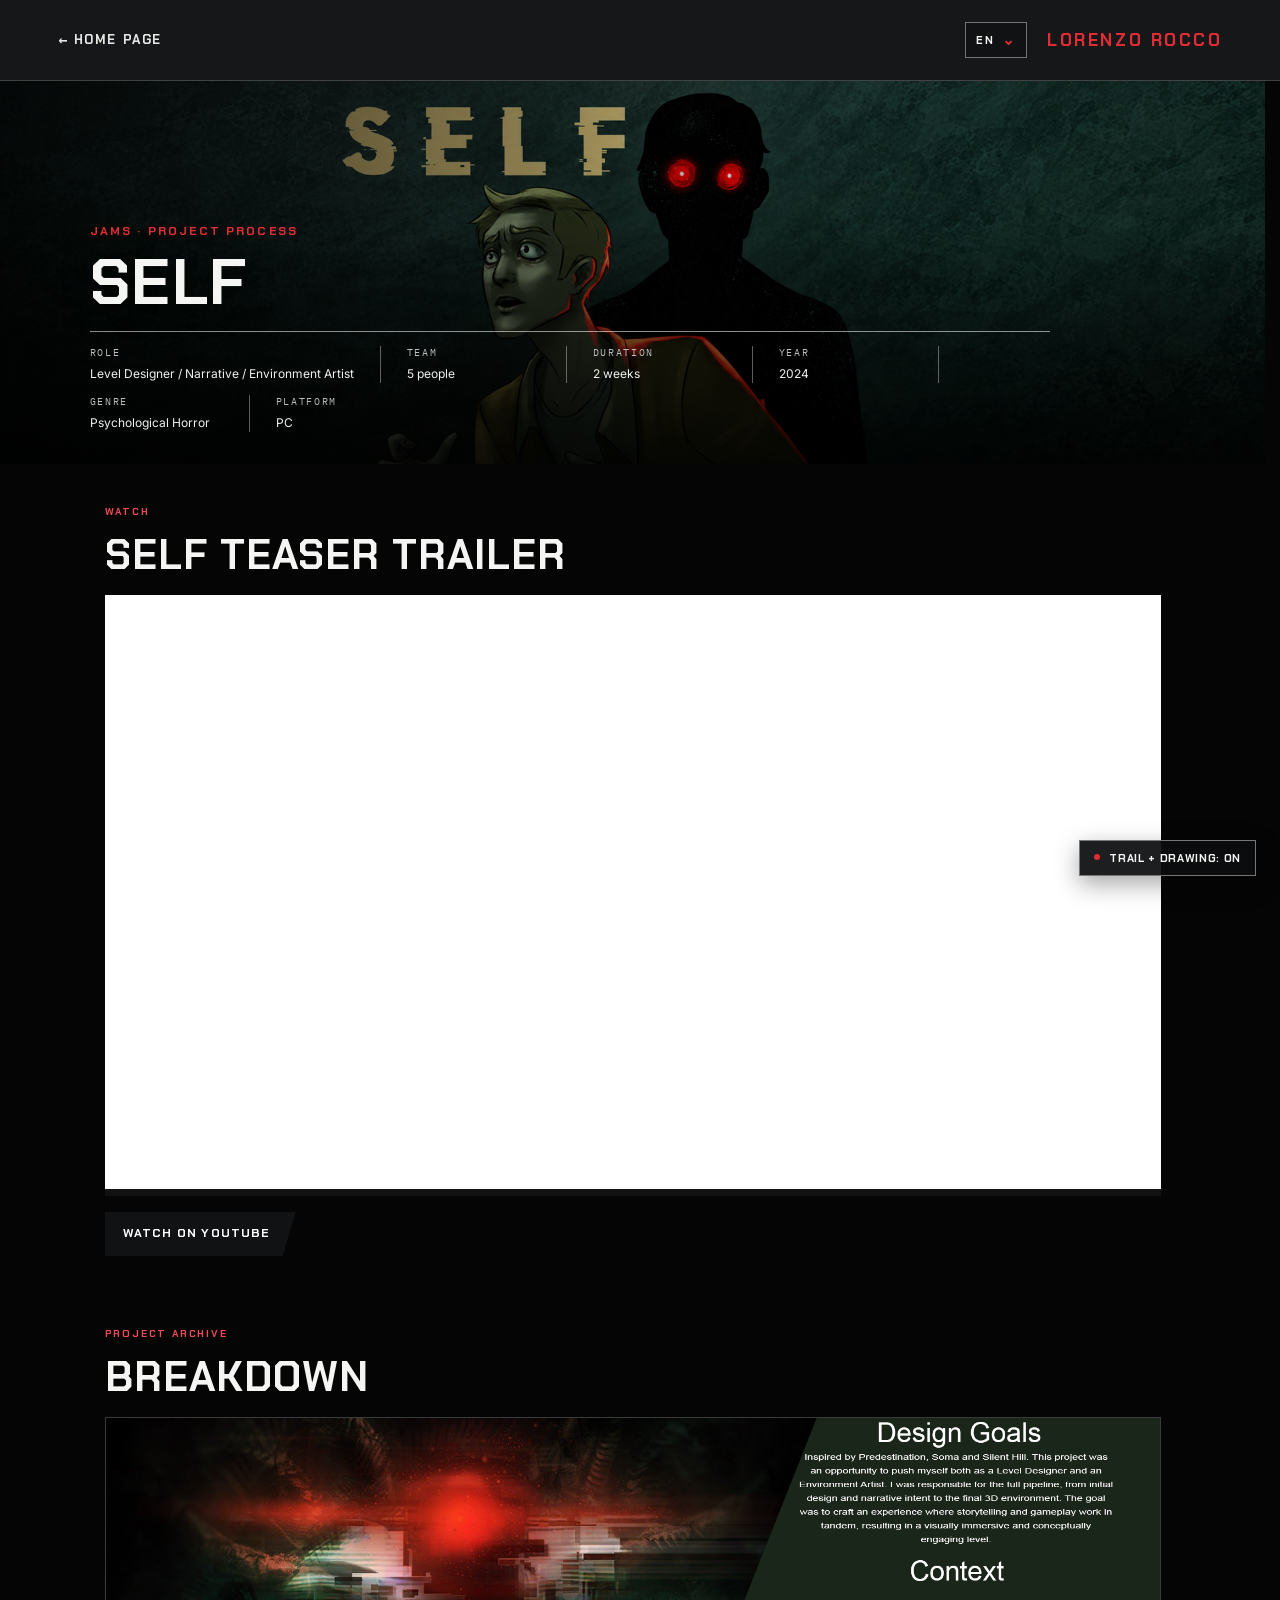
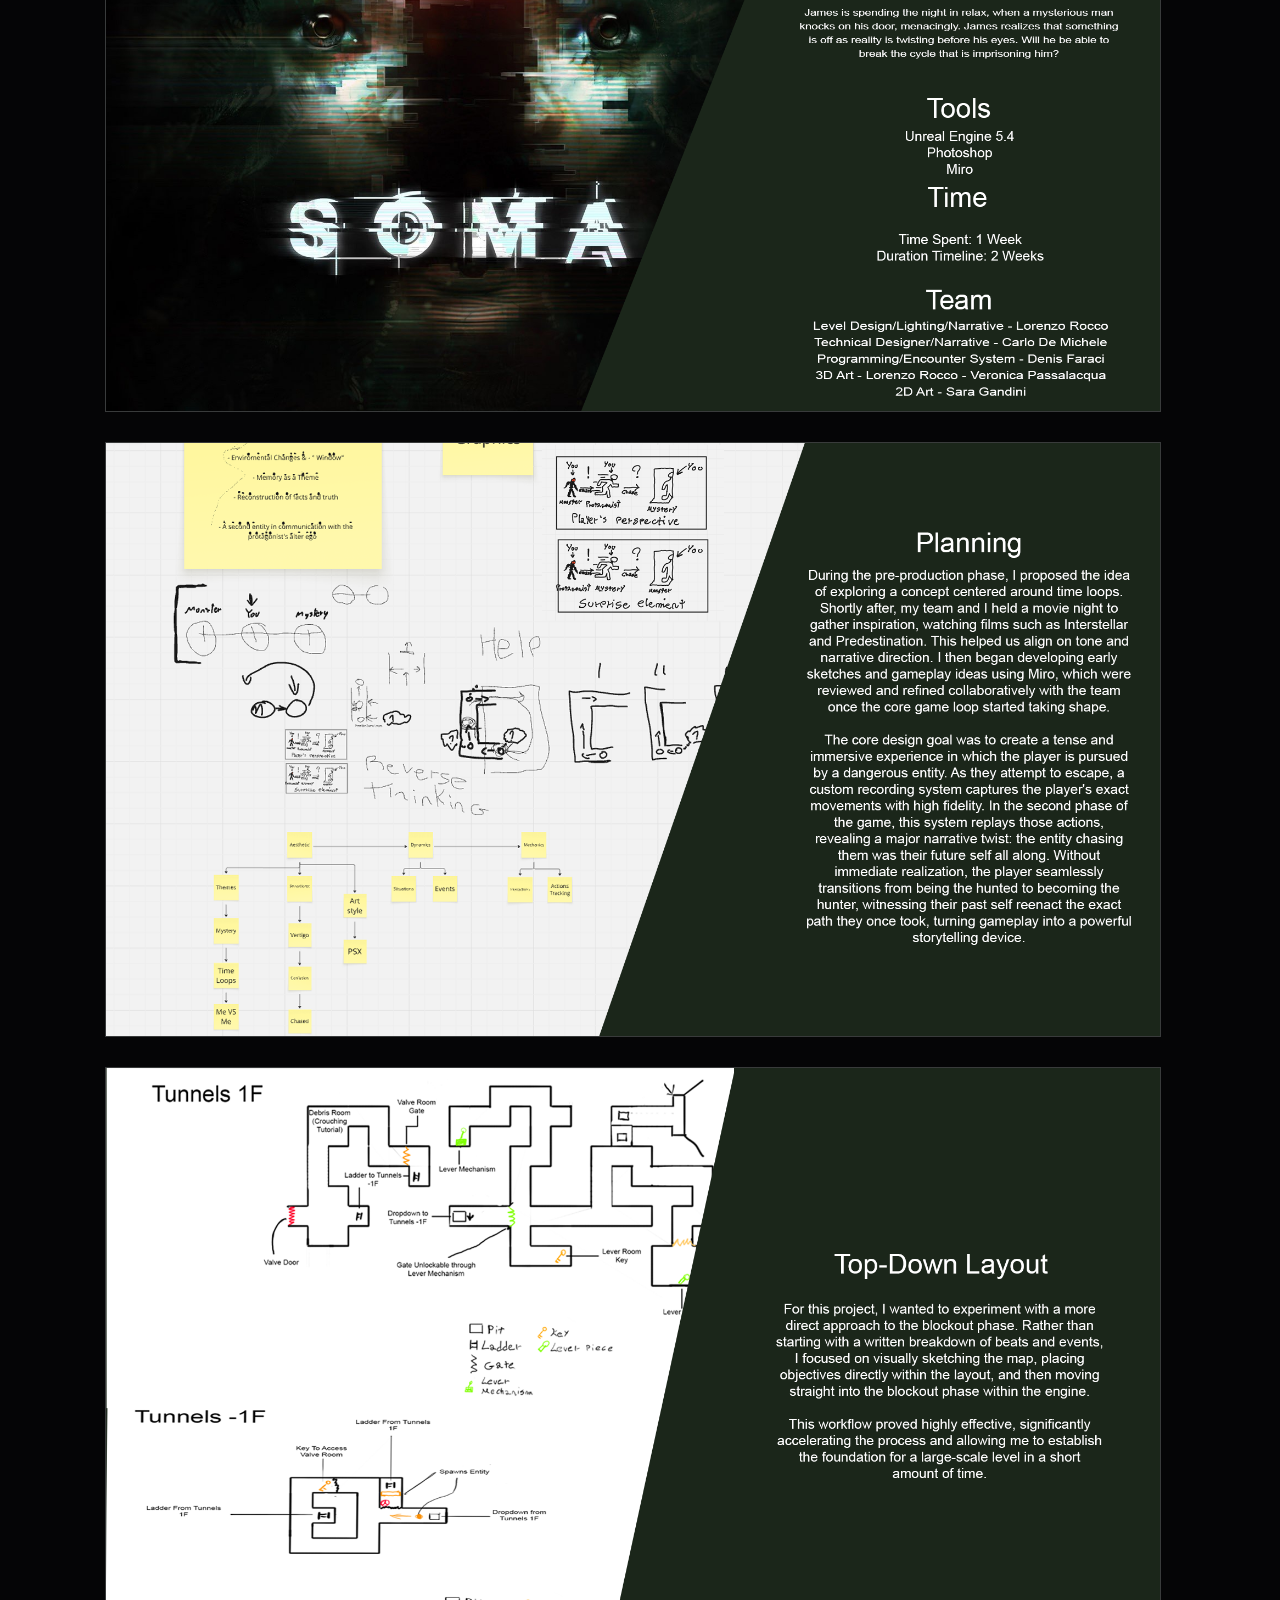
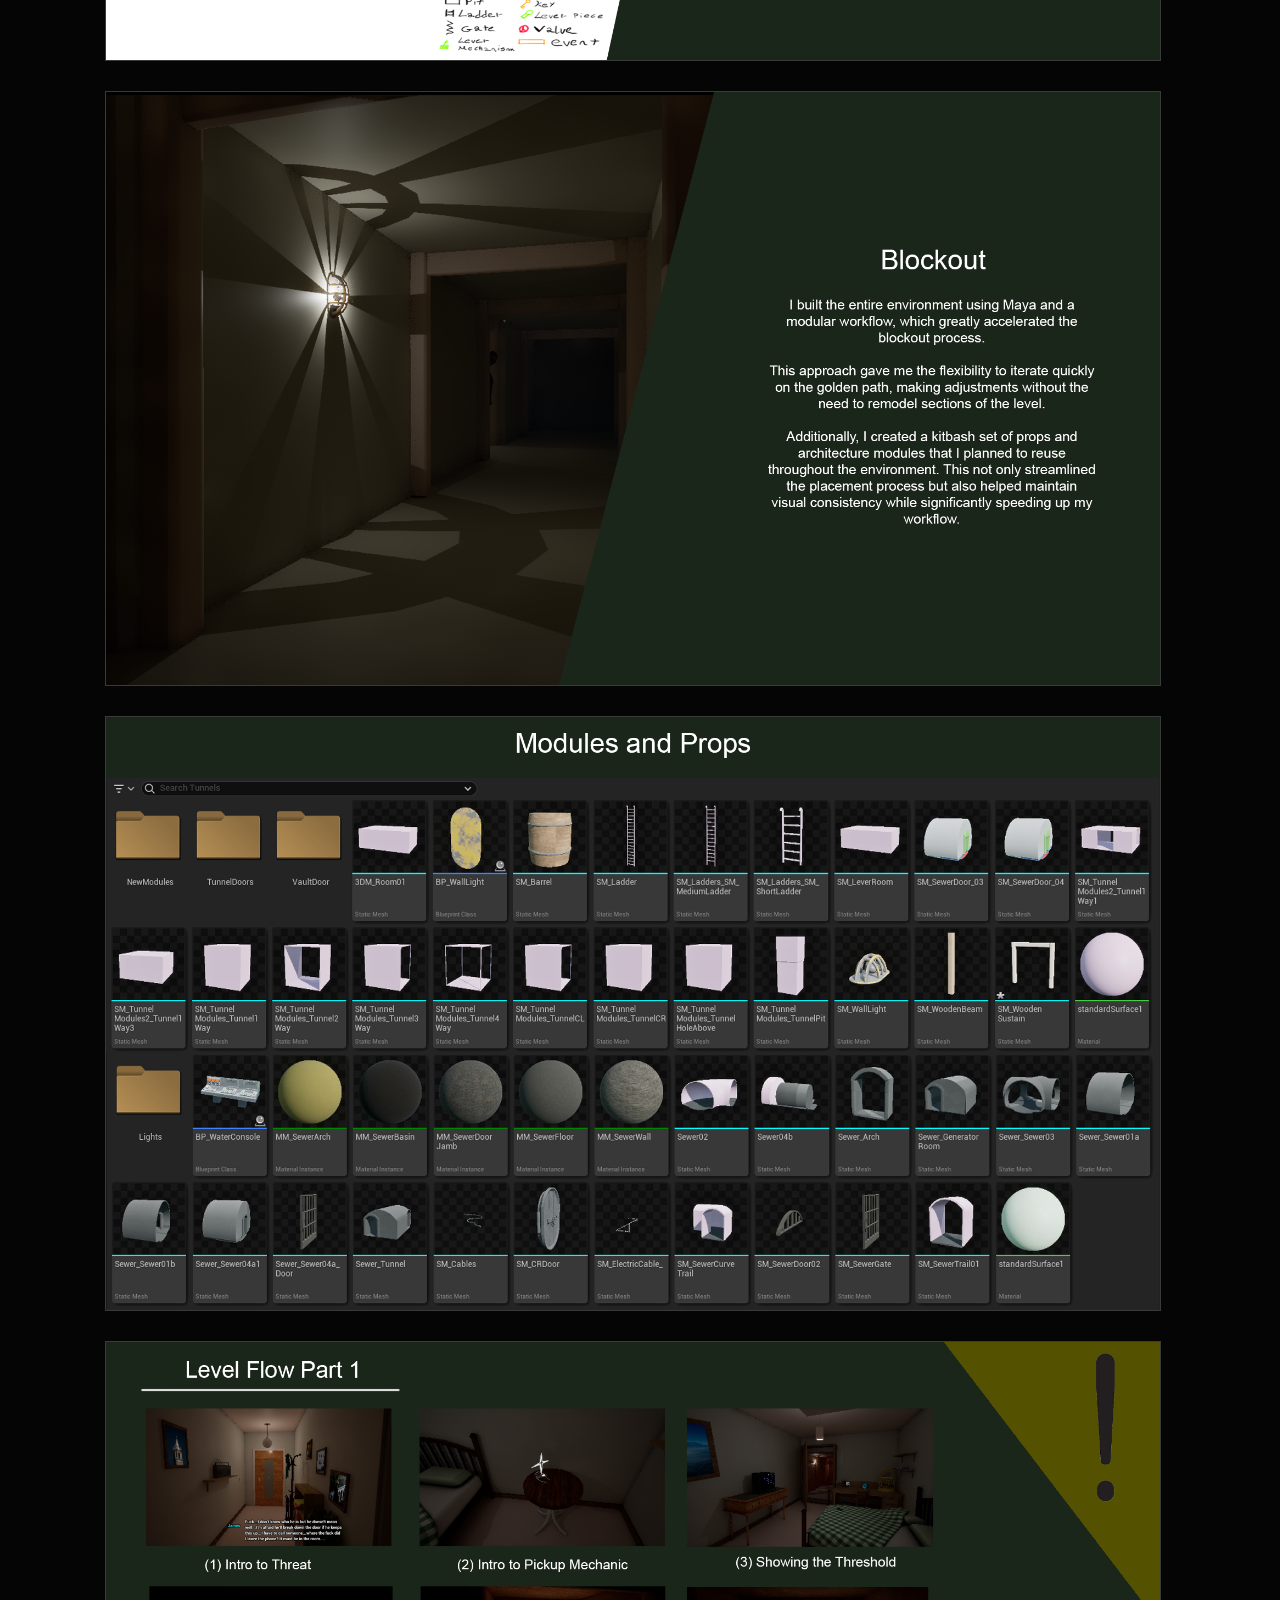
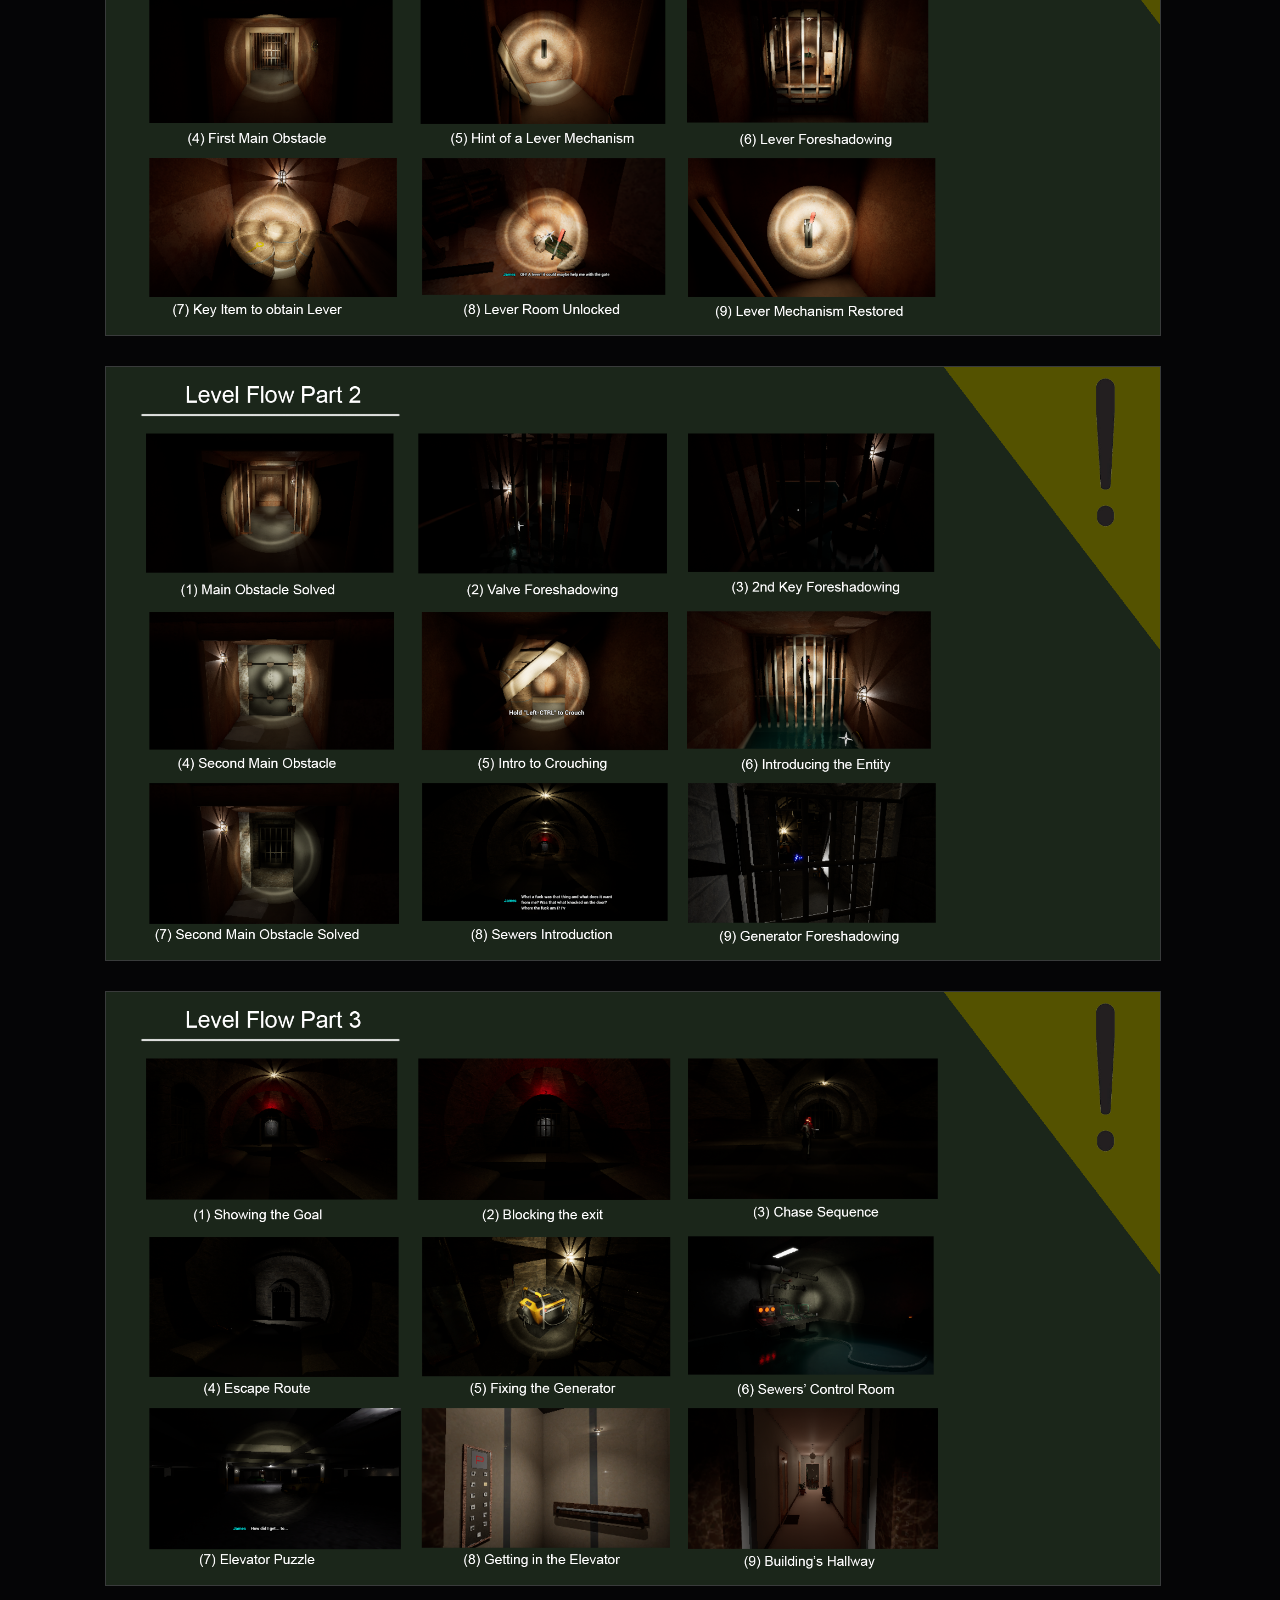
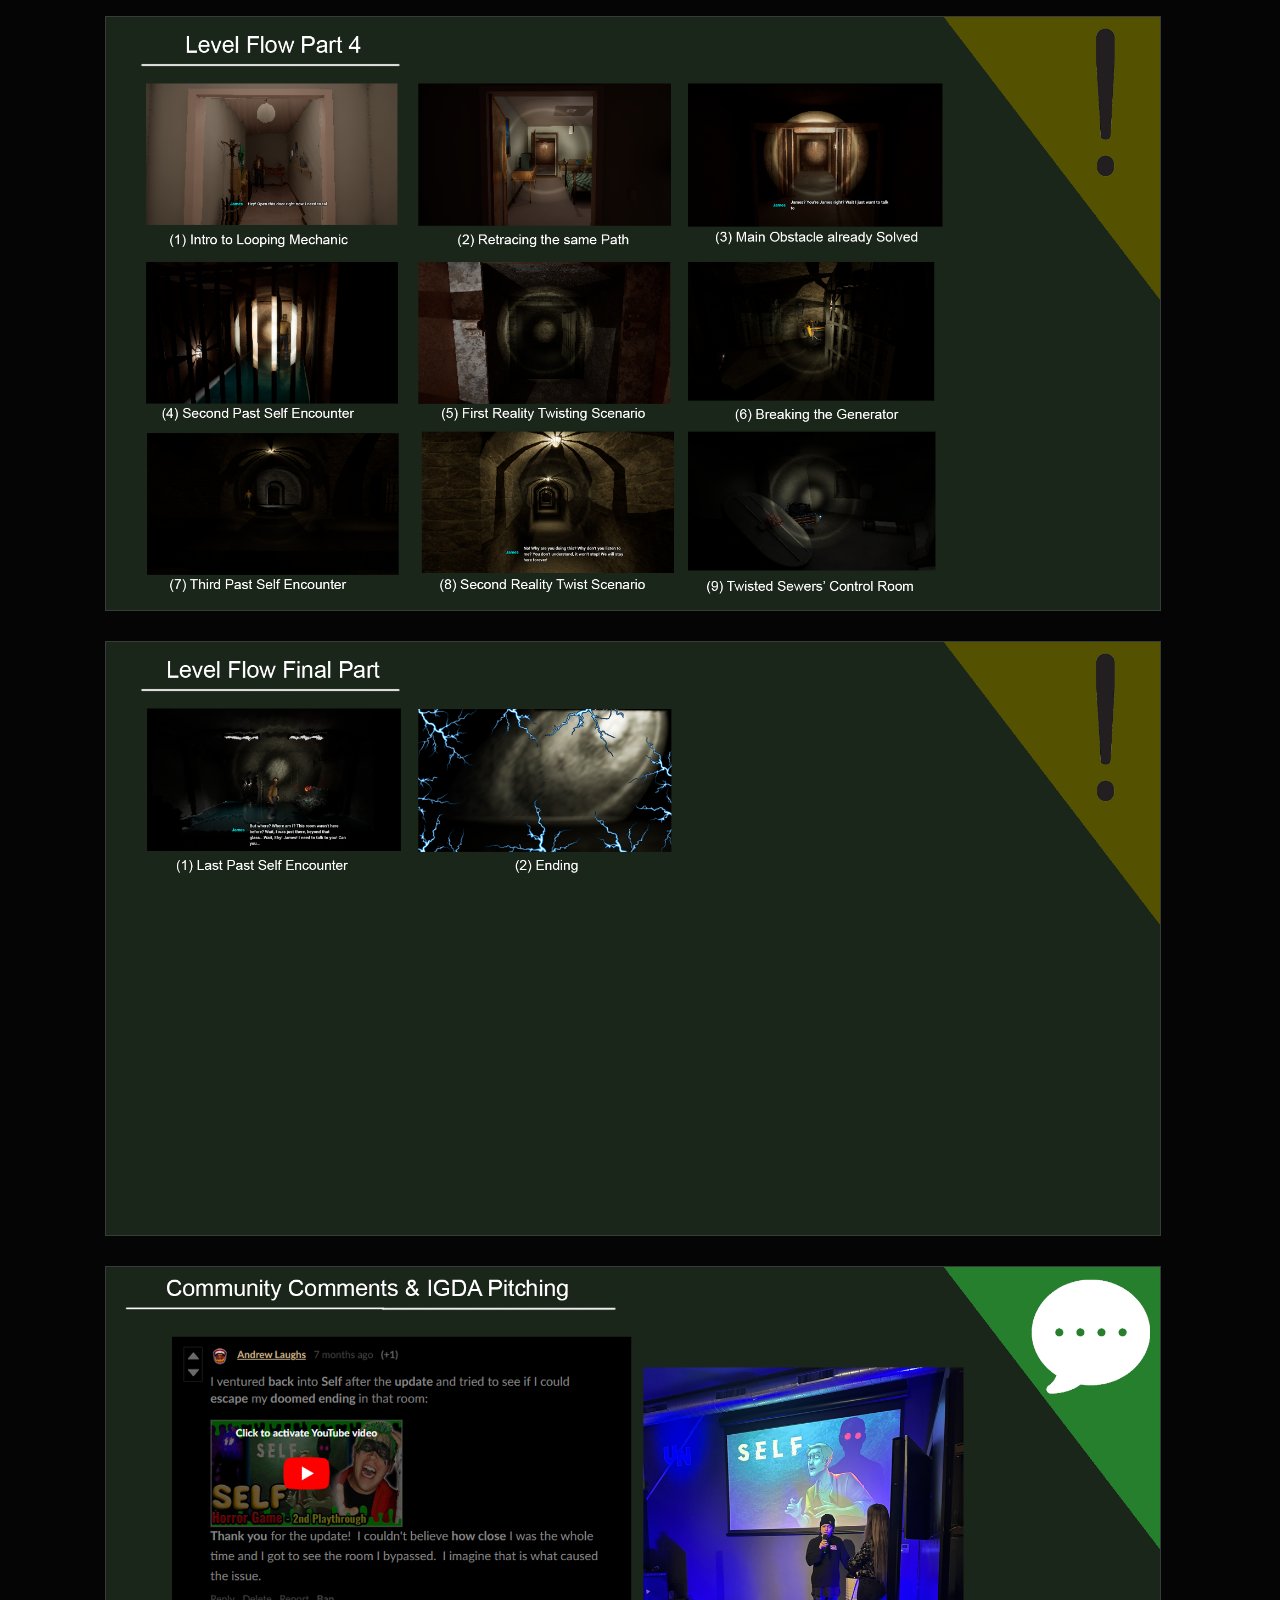
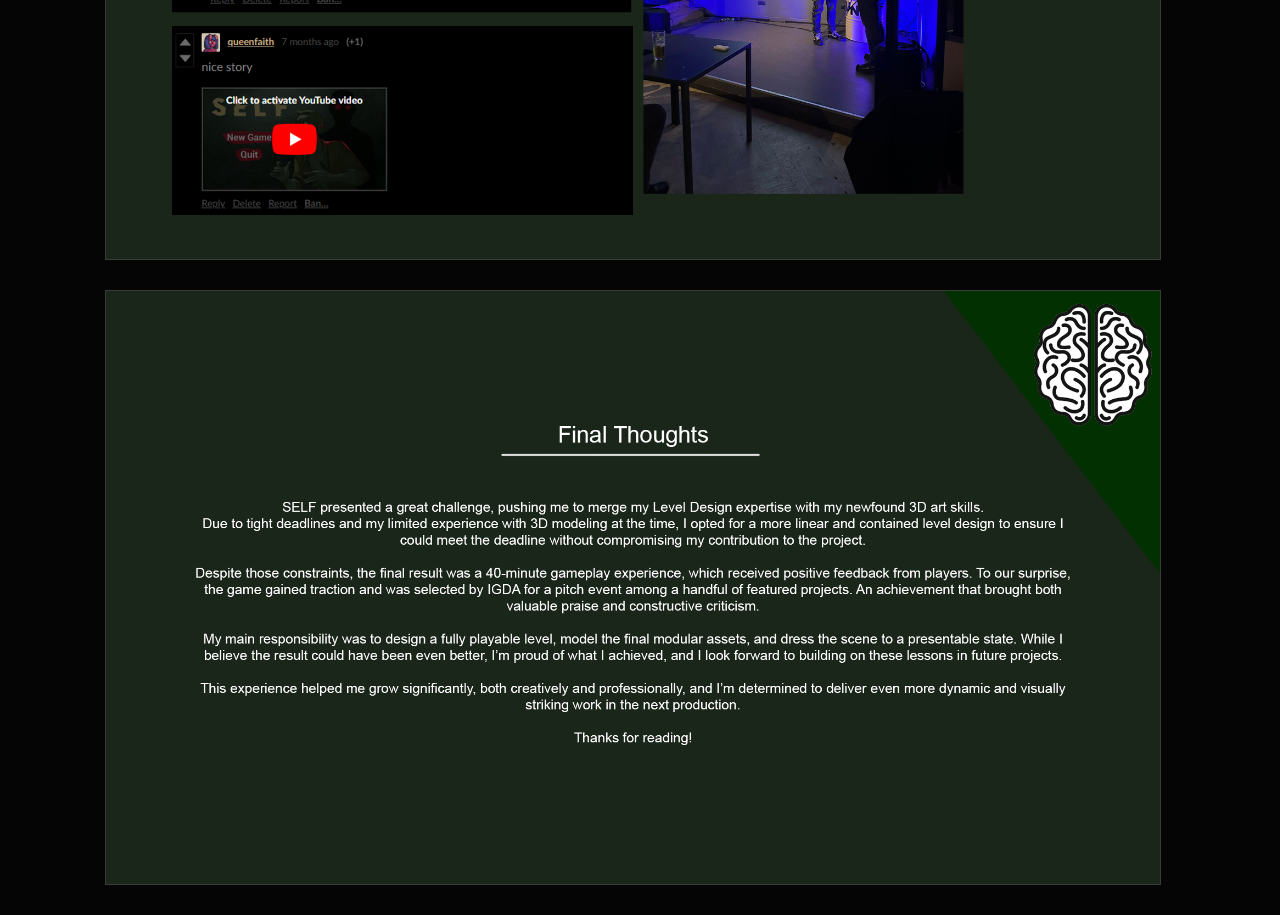
<file: project-details/self.html>
<!DOCTYPE html>
<html lang="en">
<head>
<meta charset="UTF-8">
<meta name="viewport" content="width=device-width, initial-scale=1">
<title>SELF — Project Process | Lorenzo Rocco</title>
<link rel="preconnect" href="https://fonts.googleapis.com">
<link rel="preconnect" href="https://fonts.gstatic.com" crossorigin>
<link href="https://fonts.googleapis.com/css2?family=Montserrat:wght@500;600;700;800&family=Inter:wght@400;500;600&family=IBM+Plex+Mono:wght@400;500&display=swap" rel="stylesheet">
<link href="https://fonts.googleapis.com/css2?family=Chakra+Petch:wght@500;600;700&display=swap" rel="stylesheet">
<script src="../assets/page-transition.js"></script>
<link rel="stylesheet" href="./project-page.css">
<link rel="stylesheet" href="./self.css">
<link rel="stylesheet" href="./project-compact.css">
<link rel="stylesheet" href="../assets/localization.css">
<script src="../assets/project-pointer.js" defer></script>
<script src="../assets/locales-projects.js" defer></script>
<script src="../assets/localization.js" defer></script>
<script src="../assets/self-gallery.js" defer></script>
<script src="../assets/self-video.js" defer></script>
</head>
<body class="compact-project-page">
<div class="page-transition" aria-hidden="true"></div>
<canvas id="cursor-trail" aria-hidden="true"></canvas>
<button id="trail-toggle" type="button" aria-pressed="true" hidden>Trail + drawing: On</button>
<header class="topbar"><a class="back" href="../index.html?transition=home#jams">← Home Page</a><span class="brand">Lorenzo Rocco</span></header>
<main>
  <section class="project-hero">
    <div class="hero-copy">
  <div class="eyebrow">Jams · PROJECT PROCESS</div>
  <h1>SELF</h1>
  <div class="meta">
    <div><span>Role</span>Level Designer / Narrative / Environment Artist</div>
    <div><span>Team</span>5 people</div>
    <div><span>Duration</span>2 weeks</div>
    <div><span>Year</span>2024</div>
    <div><span>Genre</span>Psychological Horror</div>
    <div><span>Platform</span>PC</div>
  </div>
    </div>
    <figure class="cover"><img src="../assets/self-banner.png" alt="SELF project artwork" decoding="async" draggable="false"></figure>
  </section>
  <section class="self-media" aria-labelledby="trailer-title"><div class="eyebrow">Watch</div><h2 id="trailer-title">SELF teaser trailer</h2><div class="self-video" data-self-trailer><a class="self-video-link" href="https://www.youtube.com/watch?v=koEYRXdHkAg" target="_blank" rel="noopener noreferrer"><span aria-hidden="true">▶</span>Watch SELF teaser trailer on YouTube</a></div><a class="action" href="https://www.youtube.com/watch?v=koEYRXdHkAg" target="_blank" rel="noopener noreferrer">Watch on YouTube</a></section>
<section id="self-breakdown" class="self-media" aria-labelledby="breakdown-title"><div class="eyebrow">Project archive</div><h2 id="breakdown-title">Breakdown</h2><div class="self-gallery">
<figure><a href="../assets/self-breakdown/01.png" target="_blank" rel="noopener noreferrer" aria-label="Open slide 1: Design goals, story context, tools, timeline and team credits"><img src="../assets/self-breakdown/01.png" alt="Design goals, story context, tools, timeline and team credits" loading="lazy" decoding="async" width="1920" height="1080"></a></figure>
<figure><a href="../assets/self-breakdown/02.png" target="_blank" rel="noopener noreferrer" aria-label="Open slide 2: Planning: time-loop concept, narrative and player recording system"><img src="../assets/self-breakdown/02.png" alt="Planning: time-loop concept, narrative and player recording system" loading="lazy" decoding="async" width="1920" height="1080"></a></figure>
<figure><a href="../assets/self-breakdown/03.png" target="_blank" rel="noopener noreferrer" aria-label="Open slide 3: Top-down layout: tunnel floors, objectives, gates and traversal"><img src="../assets/self-breakdown/03.png" alt="Top-down layout: tunnel floors, objectives, gates and traversal" loading="lazy" decoding="async" width="1920" height="1080"></a></figure>
<figure><a href="../assets/self-breakdown/04.png" target="_blank" rel="noopener noreferrer" aria-label="Open slide 4: Blockout: modular construction and reusable environment kit"><img src="../assets/self-breakdown/04.png" alt="Blockout: modular construction and reusable environment kit" loading="lazy" decoding="async" width="1920" height="1080"></a></figure>
<figure><a href="../assets/self-breakdown/05.png" target="_blank" rel="noopener noreferrer" aria-label="Open slide 5: Modules and props: the environment asset library"><img src="../assets/self-breakdown/05.png" alt="Modules and props: the environment asset library" loading="lazy" decoding="async" width="1920" height="1080"></a></figure>
<figure><a href="../assets/self-breakdown/06.png" target="_blank" rel="noopener noreferrer" aria-label="Open slide 6: Level flow — Part 1: threat, pickup, threshold and lever puzzle"><img src="../assets/self-breakdown/06.png" alt="Level flow — Part 1: threat, pickup, threshold and lever puzzle" loading="lazy" decoding="async" width="1920" height="1080"></a></figure>
<figure><a href="../assets/self-breakdown/07.png" target="_blank" rel="noopener noreferrer" aria-label="Open slide 7: Level flow — Part 2: valve puzzle, crouching, entity and sewers"><img src="../assets/self-breakdown/07.png" alt="Level flow — Part 2: valve puzzle, crouching, entity and sewers" loading="lazy" decoding="async" width="1920" height="1080"></a></figure>
<figure><a href="../assets/self-breakdown/08.png" target="_blank" rel="noopener noreferrer" aria-label="Open slide 8: Level flow — Part 3: chase, generator, control room and elevator"><img src="../assets/self-breakdown/08.png" alt="Level flow — Part 3: chase, generator, control room and elevator" loading="lazy" decoding="async" width="1920" height="1080"></a></figure>
<figure><a href="../assets/self-breakdown/09.png" target="_blank" rel="noopener noreferrer" aria-label="Open slide 9: Level flow — Part 4: time loop, past selves and shifting reality"><img src="../assets/self-breakdown/09.png" alt="Level flow — Part 4: time loop, past selves and shifting reality" loading="lazy" decoding="async" width="1920" height="1080"></a></figure>
<figure><a href="../assets/self-breakdown/10.png" target="_blank" rel="noopener noreferrer" aria-label="Open slide 10: Level flow — Final part: last past-self encounter and ending"><img src="../assets/self-breakdown/10.png" alt="Level flow — Final part: last past-self encounter and ending" loading="lazy" decoding="async" width="1920" height="1080"></a></figure>
<figure><a href="../assets/self-breakdown/11.png" target="_blank" rel="noopener noreferrer" aria-label="Open slide 11: Community comments and IGDA pitching"><img src="../assets/self-breakdown/11.png" alt="Community comments and IGDA pitching" loading="lazy" decoding="async" width="1920" height="1080"></a></figure>
<figure><a href="../assets/self-breakdown/12.png" target="_blank" rel="noopener noreferrer" aria-label="Open slide 12: Final thoughts: constraints, outcomes and lessons learned"><img src="../assets/self-breakdown/12.png" alt="Final thoughts: constraints, outcomes and lessons learned" loading="lazy" decoding="async" width="1920" height="1080"></a></figure>
</div></section>
</main>
</body>
</html>
</file>
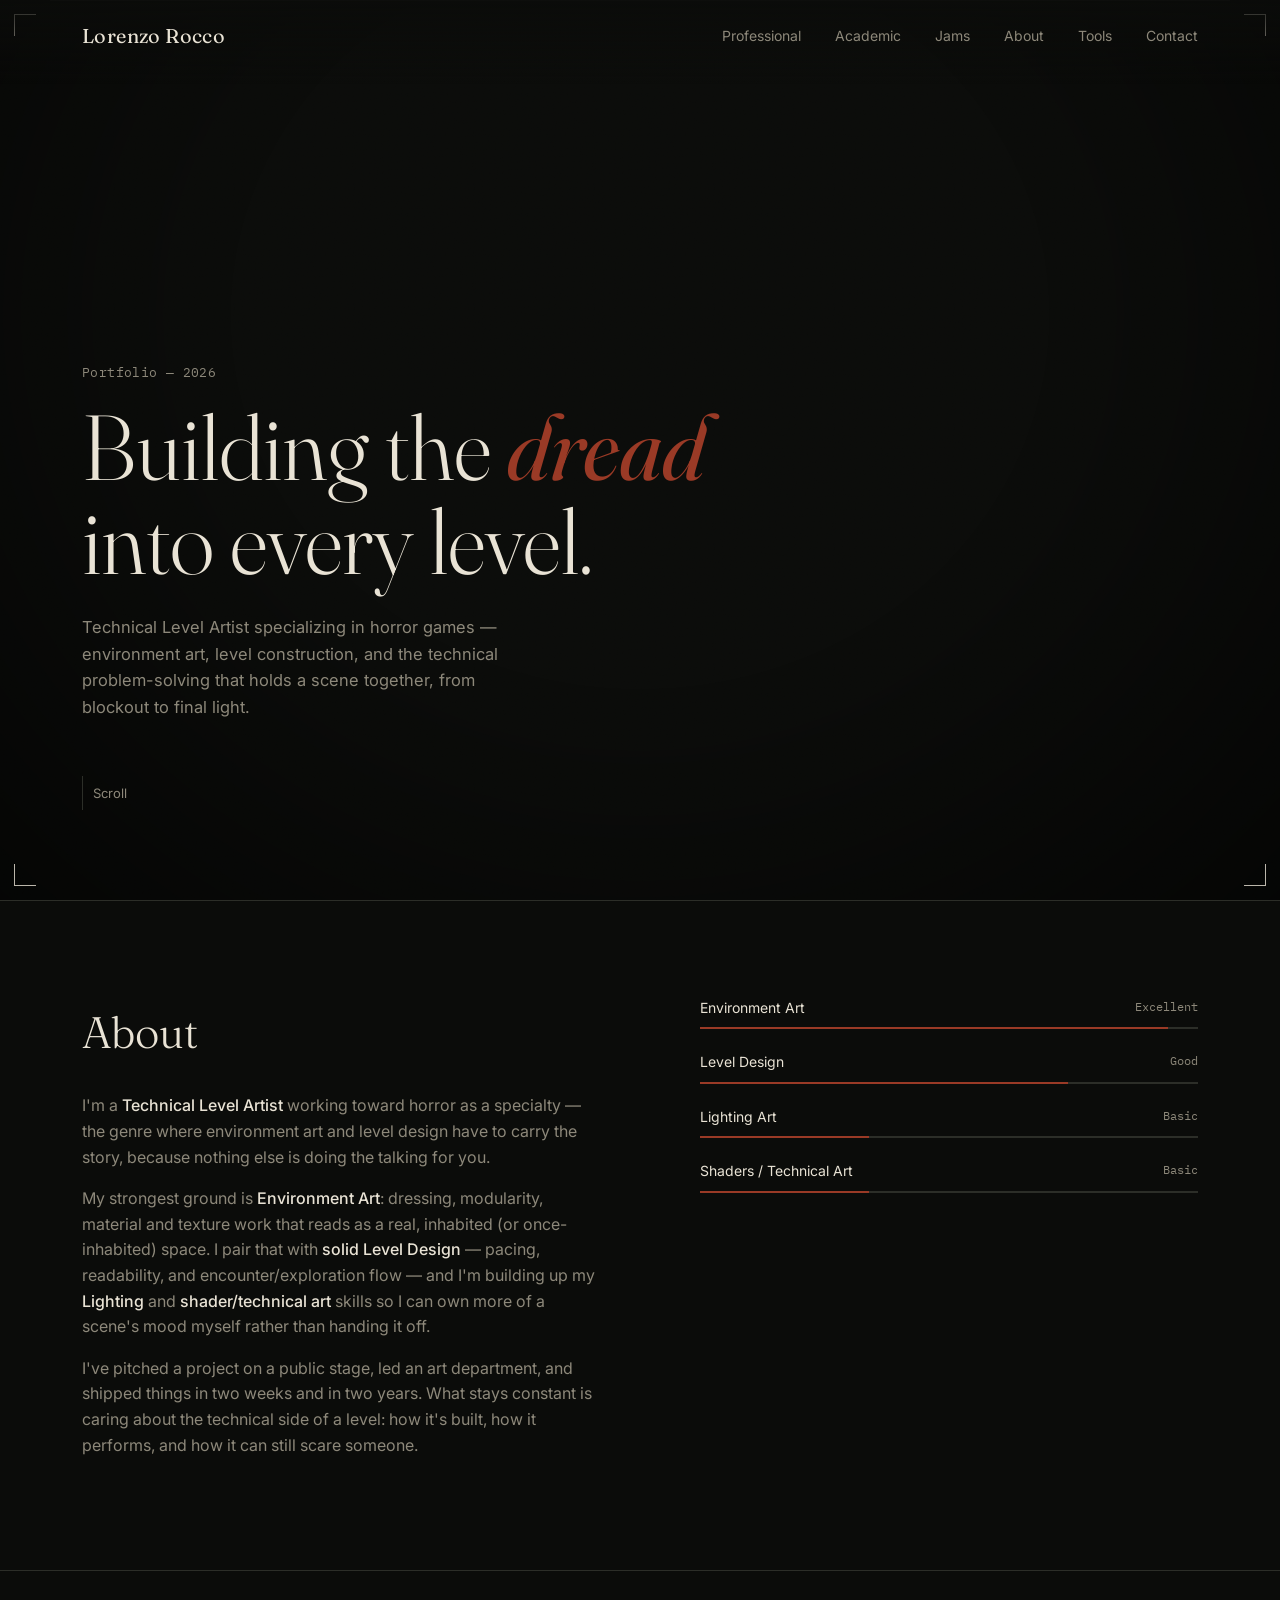
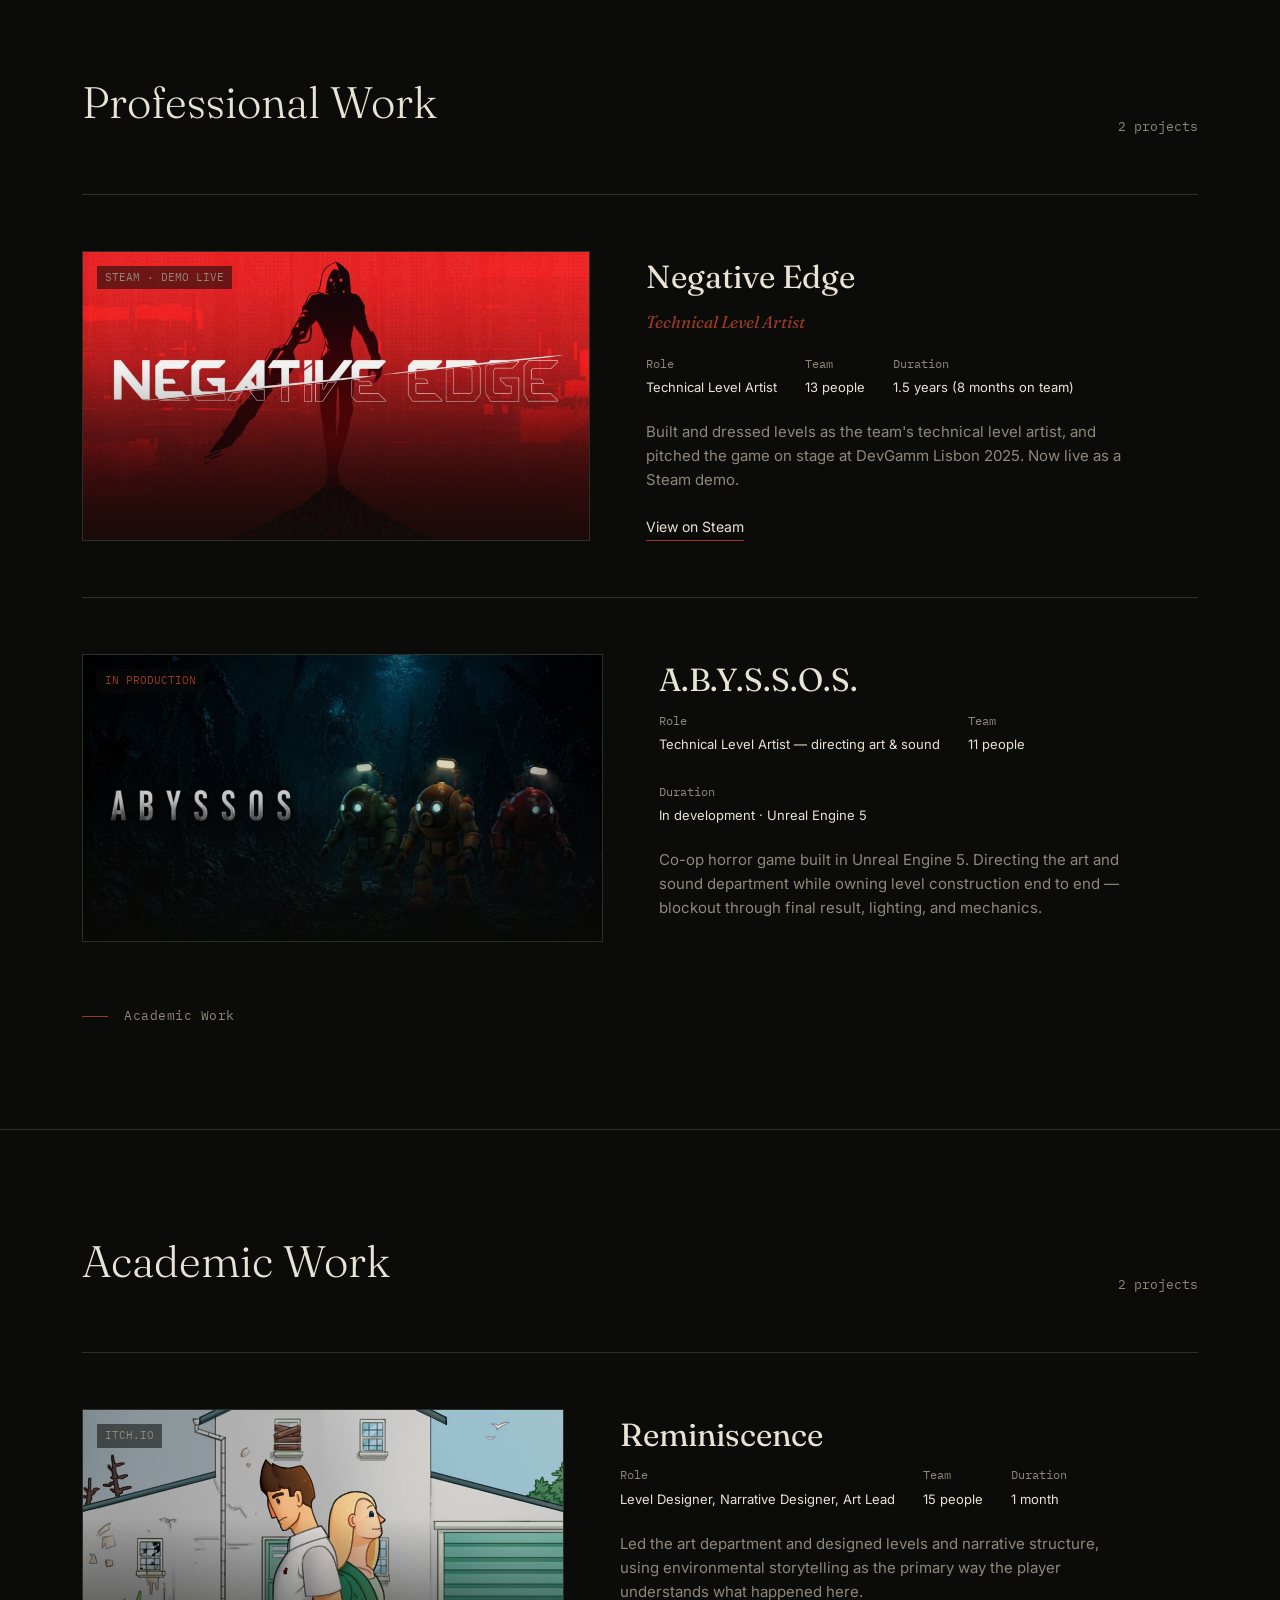
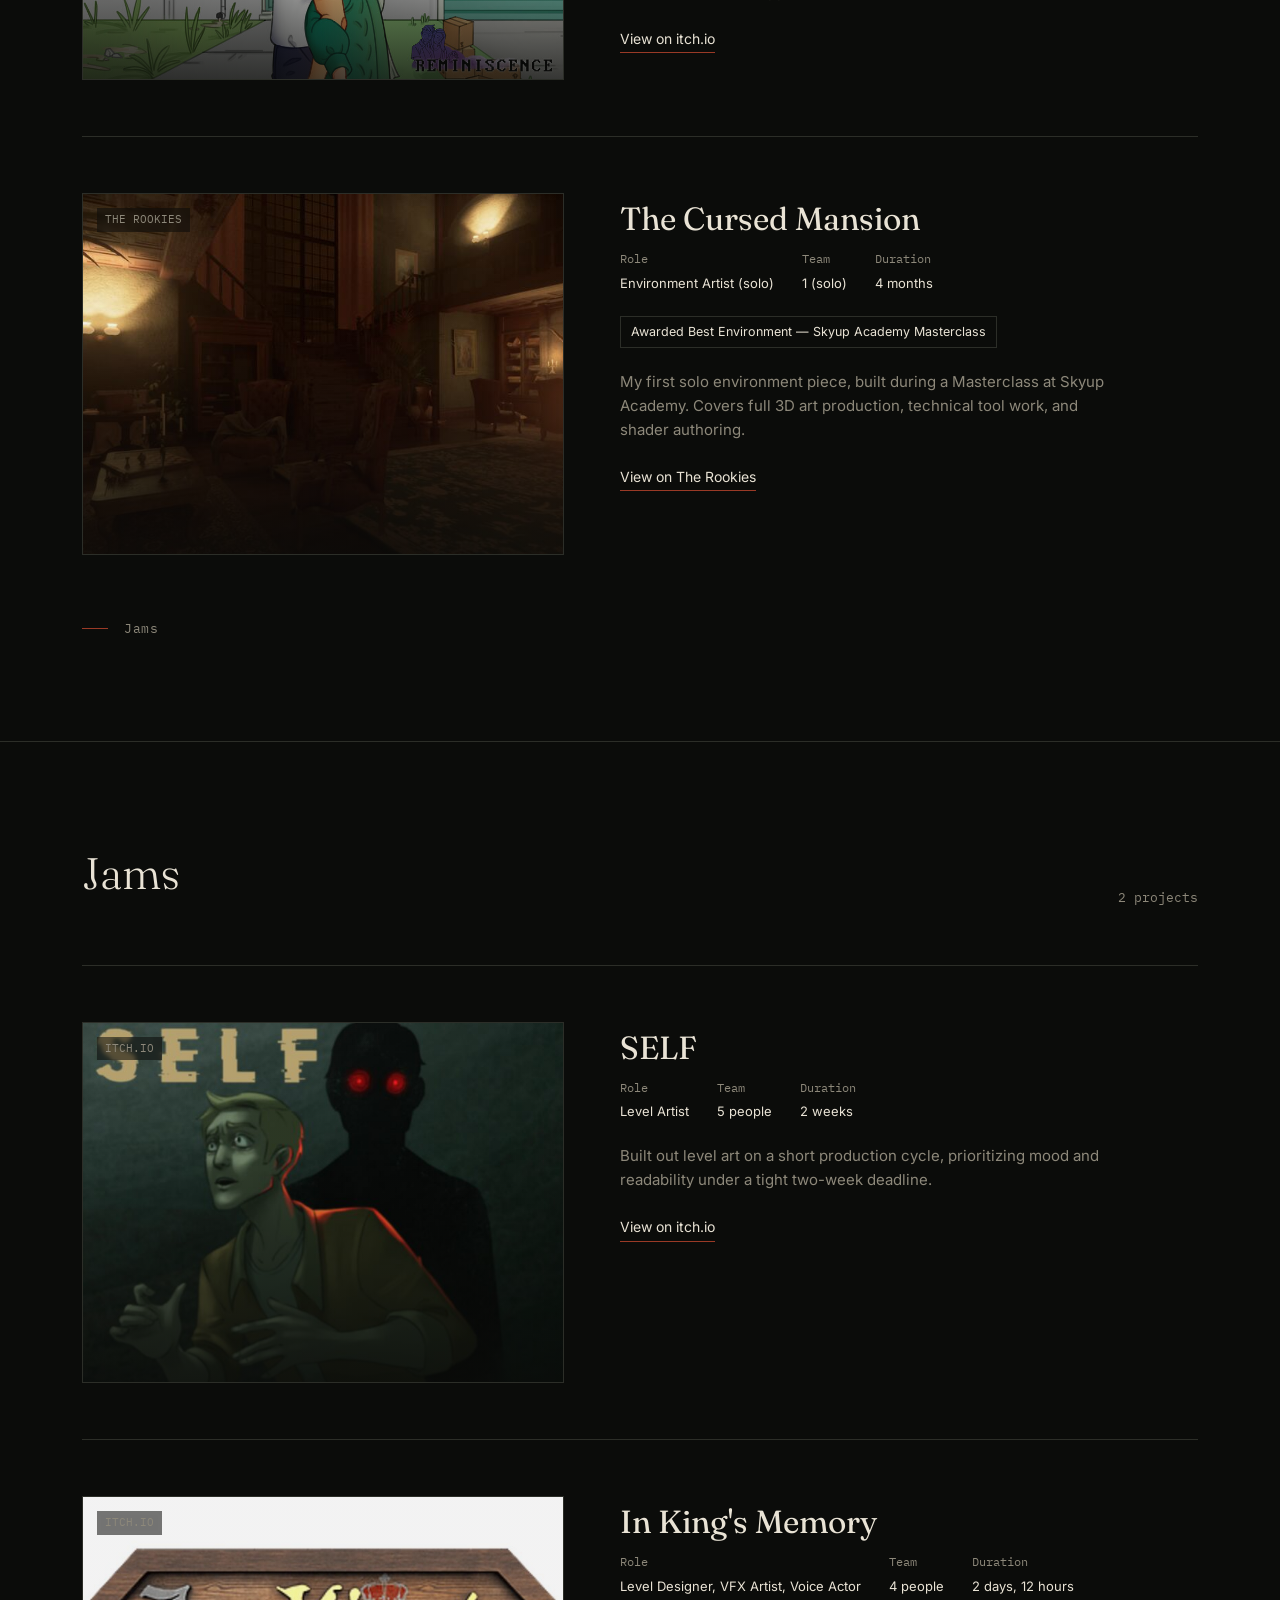
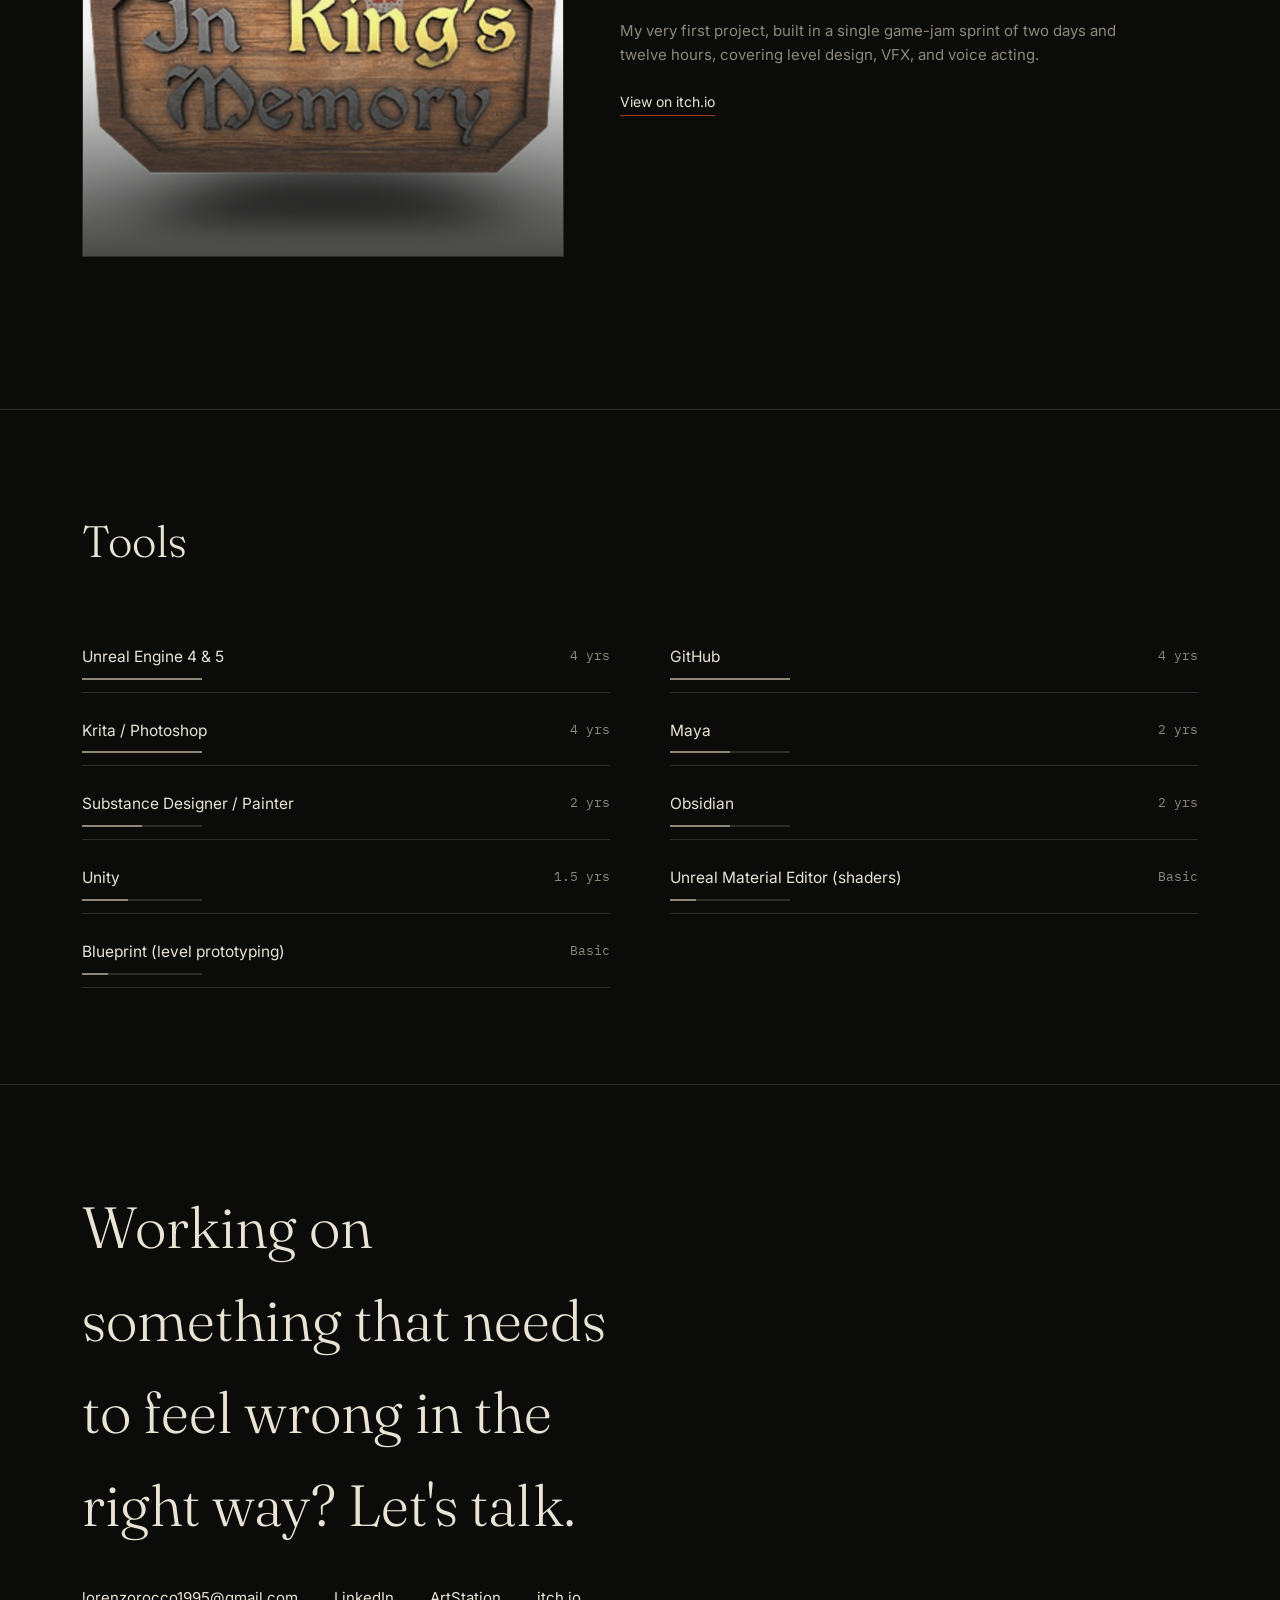
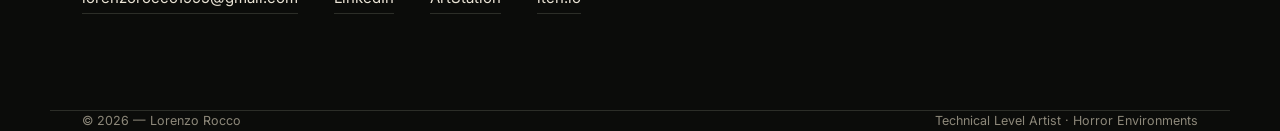
<file: zigrash.github.io/index.html.html>
<!DOCTYPE html>
<html lang="en">
<head>
<meta charset="UTF-8">
<meta name="viewport" content="width=device-width, initial-scale=1, viewport-fit=cover">
<title>Technical Level Artist — Horror Environments</title>
<link rel="preconnect" href="https://fonts.googleapis.com">
<link rel="preconnect" href="https://fonts.gstatic.com" crossorigin>
<link href="https://fonts.googleapis.com/css2?family=Fraunces:opsz,wght@9..144,300;9..144,400;9..144,500&family=Inter:wght@400;500;600&family=IBM+Plex+Mono:wght@400;500&display=swap" rel="stylesheet">
<style>
  :root{
    --bg:#0b0c0a;
    --panel:#141613;
    --ink:#e9e3d5;
    --dim:#8d887a;
    --accent:#9a3a26;
    --line:#2c2e28;
    --safe-t:env(safe-area-inset-top,0px);
    --safe-b:env(safe-area-inset-bottom,0px);
  }
  *{box-sizing:border-box;margin:0;padding:0}
  html{scroll-behavior:smooth;scroll-padding-top:calc(70px + var(--safe-t))}
  body{
    background:var(--bg);color:var(--ink);
    font-family:'Inter',sans-serif;font-size:16px;line-height:1.6;
    padding-top:var(--safe-t);padding-bottom:var(--safe-b);
    overflow-x:hidden;
  }
  img{max-width:100%}
  a{color:inherit;text-decoration:none}
  .wrap{max-width:1180px;margin:0 auto;padding:0 32px}
  @media(max-width:640px){.wrap{padding:0 20px}}

  /* grain texture */
  body::before{
    content:"";position:fixed;inset:0;pointer-events:none;z-index:1;opacity:.06;mix-blend-mode:overlay;
    background-image:url("data:image/svg+xml,%3Csvg xmlns='http://www.w3.org/2000/svg' width='120' height='120'%3E%3Cfilter id='n'%3E%3CfeTurbulence type='fractalNoise' baseFrequency='0.85' numOctaves='2' stitchTiles='stitch'/%3E%3C/filter%3E%3Crect width='100%25' height='100%25' filter='url(%23n)'/%3E%3C/svg%3E");
  }
  .vignette{position:fixed;inset:0;pointer-events:none;z-index:1;
    background:radial-gradient(ellipse at 50% 35%, transparent 45%, rgba(0,0,0,.55) 100%);
  }

  /* corner brackets — viewport framing motif */
  .frame span{position:fixed;width:22px;height:22px;border-color:var(--line);z-index:5;opacity:.8}
  .frame .tl{top:calc(var(--safe-t) + 14px);left:14px;border-top:1px solid;border-left:1px solid}
  .frame .tr{top:calc(var(--safe-t) + 14px);right:14px;border-top:1px solid;border-right:1px solid}
  .frame .bl{bottom:calc(var(--safe-b) + 14px);left:14px;border-bottom:1px solid;border-left:1px solid}
  .frame .br{bottom:calc(var(--safe-b) + 14px);right:14px;border-bottom:1px solid;border-right:1px solid}
  @media(max-width:640px){.frame span{display:none}}

  /* nav */
  header{
    position:fixed;top:var(--safe-t);left:0;right:0;z-index:10;
    background:linear-gradient(to bottom, rgba(11,12,10,.92), rgba(11,12,10,0));
    padding:20px 0 32px;
  }
  header .wrap{display:flex;justify-content:space-between;align-items:center}
  .mark{font-family:'Fraunces',serif;font-size:20px;font-weight:400;letter-spacing:.02em}
  nav{display:flex;gap:34px;font-size:14px;color:var(--dim)}
  nav a:hover{color:var(--ink)}
  .navtoggle{display:none;background:none;border:1px solid var(--line);color:var(--ink);width:38px;height:38px;font-size:18px}
  @media(max-width:720px){
    nav{position:fixed;top:0;left:0;right:0;bottom:0;background:var(--bg);flex-direction:column;justify-content:center;align-items:flex-start;padding:0 32px;font-size:22px;gap:22px;display:none;z-index:9}
    nav.open{display:flex}
    .navtoggle{display:block}
  }

  /* hero */
  .hero{min-height:100svh;display:flex;flex-direction:column;justify-content:flex-end;position:relative;padding-bottom:90px;padding-top:calc(140px + var(--safe-t))}
  .hero .kicker{font-family:'IBM Plex Mono',monospace;font-size:12.5px;color:var(--dim);letter-spacing:.03em;margin-bottom:18px}
  .hero h1{
    font-family:'Fraunces',serif;font-weight:300;font-size:clamp(42px,7.2vw,96px);line-height:1.02;
    max-width:14ch;
  }
  .hero .role{
    font-family:'Fraunces',serif;font-style:italic;font-weight:400;color:var(--accent);
  }
  .hero p{margin-top:26px;max-width:46ch;color:var(--dim);font-size:16.5px}
  .hero .scroll{margin-top:56px;font-size:13px;color:var(--dim);display:flex;align-items:center;gap:10px}
  .hero .scroll .ln{width:1px;height:34px;background:var(--line);position:relative;overflow:hidden}
  .hero .scroll .ln::after{content:"";position:absolute;top:-34px;left:0;width:1px;height:34px;background:var(--accent);animation:drip 2.2s ease-in-out infinite}
  @keyframes drip{to{top:34px}}

  section{padding:96px 0;border-top:1px solid var(--line);position:relative;z-index:2}
  .sec-head{display:flex;justify-content:space-between;align-items:flex-end;gap:24px;margin-bottom:56px;flex-wrap:wrap}
  .sec-head h2{font-family:'Fraunces',serif;font-weight:300;font-size:clamp(30px,4vw,44px)}
  .sec-head .num{font-family:'IBM Plex Mono',monospace;font-size:13px;color:var(--dim)}
  .cat-head{display:flex;align-items:center;gap:16px;margin:8px 0 6px}
  .cat-head:first-of-type{margin-top:0}
  .cat-head .cat-line{width:26px;height:1px;background:var(--accent)}
  .cat-head h3{font-family:'IBM Plex Mono',monospace;font-weight:400;font-size:13px;letter-spacing:.04em;color:var(--dim)}

  /* about / skills */
  .about-grid{display:grid;grid-template-columns:1.1fr 1fr;gap:70px}
  @media(max-width:820px){.about-grid{grid-template-columns:1fr;gap:48px}}
  .about-grid p{color:var(--dim);font-size:16px;max-width:52ch;margin-bottom:16px}
  .about-grid p strong{color:var(--ink);font-weight:500}
  .skillbars .bar-row{margin-bottom:22px}
  .skillbars .bar-label{display:flex;justify-content:space-between;font-size:14px;margin-bottom:8px}
  .skillbars .bar-label span:last-child{font-family:'IBM Plex Mono',monospace;font-size:12px;color:var(--dim)}
  .bar-track{height:2px;background:var(--line);position:relative}
  .bar-fill{position:absolute;left:0;top:0;height:100%;background:var(--accent)}

  /* projects */
  .project{
    display:grid;grid-template-columns:1fr 1.2fr;gap:56px;padding:56px 0;border-top:1px solid var(--line);
  }
  .project:first-child{border-top:none;padding-top:0}
  .cat-head + .project{border-top:none;padding-top:0}
  @media(max-width:820px){.project{grid-template-columns:1fr;gap:28px}}
  .viewport{
    aspect-ratio:4/3;background:
      repeating-linear-gradient(0deg, rgba(233,227,213,.05) 0 1px, transparent 1px 34px),
      repeating-linear-gradient(90deg, rgba(233,227,213,.05) 0 1px, transparent 1px 34px),
      linear-gradient(160deg,#171812,#0e0f0d);
    border:1px solid var(--line);position:relative;display:flex;align-items:center;justify-content:center;
  }
  .viewport::before{content:"";position:absolute;inset:0;background:radial-gradient(ellipse at 30% 20%, rgba(154,58,38,.14), transparent 60%)}
  .viewport .tag{font-family:'IBM Plex Mono',monospace;font-size:12px;color:var(--dim);letter-spacing:.02em;z-index:1}
  .viewport .status{position:absolute;top:14px;left:14px;font-family:'IBM Plex Mono',monospace;font-size:11px;color:var(--dim)}
  .viewport .status.wip{color:var(--accent)}
  .viewport.cover{background-size:cover;background-position:center;background-blend-mode:normal}
  .viewport.cover::before{background:linear-gradient(180deg, rgba(11,12,10,.05) 40%, rgba(11,12,10,.75) 100%);}
  .viewport.cover .status{background:rgba(11,12,10,.55);padding:3px 8px;backdrop-filter:blur(2px)}
  #vp-negedge{aspect-ratio:4928/2824}
  #vp-abyssos{aspect-ratio:2176/1200}
  #vp-remini{aspect-ratio:1920/1080}

  .project h3{font-family:'Fraunces',serif;font-weight:400;font-size:clamp(26px,3vw,32px);margin-bottom:6px}
  .project .role{color:var(--accent);font-family:'Fraunces',serif;font-style:italic;font-size:17px;margin-bottom:20px}
  .stats{display:flex;gap:28px;margin-bottom:22px;flex-wrap:wrap}
  .stats div{font-size:13px}
  .stats div span{display:block;font-family:'IBM Plex Mono',monospace;color:var(--dim);font-size:11.5px;margin-bottom:4px}
  .project p.desc{color:var(--dim);max-width:56ch;margin-bottom:22px;font-size:15px}
  .project .award{display:inline-block;font-size:12.5px;color:var(--ink);border:1px solid var(--line);padding:5px 10px;margin-bottom:22px}
  .visit{font-size:14px;border-bottom:1px solid var(--accent);padding-bottom:2px;display:inline-block}
  .visit:hover{color:var(--accent)}

  /* tools */
  .tools{display:grid;grid-template-columns:1fr 1fr;gap:14px 60px}
  @media(max-width:720px){.tools{grid-template-columns:1fr}}
  .tool-row{display:flex;align-items:baseline;justify-content:space-between;padding:12px 0;border-bottom:1px solid var(--line)}
  .tool-row .name{font-size:15.5px}
  .tool-row .yrs{font-family:'IBM Plex Mono',monospace;font-size:12.5px;color:var(--dim)}
  .toolbar-track{height:2px;background:var(--line);width:120px;margin-top:8px}
  .toolbar-fill{height:100%;background:var(--dim)}
  .tool-row{flex-direction:column;align-items:flex-start;gap:0}
  .tool-row .top{display:flex;justify-content:space-between;width:100%}

  /* contact */
  .contact{text-align:left}
  .contact h2{font-family:'Fraunces',serif;font-weight:300;font-size:clamp(34px,5.5vw,58px);max-width:16ch;margin-bottom:34px}
  .contact-links{display:flex;gap:36px;flex-wrap:wrap;font-size:15px}
  .contact-links a{border-bottom:1px solid var(--line);padding-bottom:3px}
  .contact-links a:hover{border-color:var(--accent);color:var(--accent)}
  footer{padding:40px 0 calc(40px + var(--safe-b));font-size:12.5px;color:var(--dim);display:flex;justify-content:space-between;border-top:1px solid var(--line)}
  @media(max-width:520px){footer{flex-direction:column;gap:8px}}
</style>
</head>
<body>
<div class="vignette"></div>
<div class="frame"><span class="tl"></span><span class="tr"></span><span class="bl"></span><span class="br"></span></div>

<header>
  <div class="wrap">
    <div class="mark">Lorenzo Rocco</div>
    <button class="navtoggle" id="navBtn" aria-label="Menu">☰</button>
    <nav id="nav">
      <a href="#professional" onclick="closeNav()">Professional</a>
      <a href="#academic" onclick="closeNav()">Academic</a>
      <a href="#jams" onclick="closeNav()">Jams</a>
      <a href="#about" onclick="closeNav()">About</a>
      <a href="#tools" onclick="closeNav()">Tools</a>
      <a href="#contact" onclick="closeNav()">Contact</a>
    </nav>
  </div>
</header>

<section class="hero wrap">
  <div class="kicker">Portfolio — 2026</div>
  <h1>Building the <span class="role">dread</span> into every level.</h1>
  <p>Technical Level Artist specializing in horror games — environment art, level construction, and the technical
  problem-solving that holds a scene together, from blockout to final light.</p>
  <div class="scroll"><div class="ln"></div>Scroll</div>
</section>

<section id="about">
  <div class="wrap about-grid">
    <div>
      <div class="sec-head" style="margin-bottom:26px"><h2>About</h2></div>
      <p>I'm a <strong>Technical Level Artist</strong> working toward horror as a specialty — the genre where
      environment art and level design have to carry the story, because nothing else is doing the talking for you.</p>
      <p>My strongest ground is <strong>Environment Art</strong>: dressing, modularity, material and texture work
      that reads as a real, inhabited (or once-inhabited) space. I pair that with <strong>solid Level Design</strong>
      — pacing, readability, and encounter/exploration flow — and I'm building up my <strong>Lighting</strong> and
      <strong>shader/technical art</strong> skills so I can own more of a scene's mood myself rather than handing it off.</p>
      <p>I've pitched a project on a public stage, led an art department, and shipped things in two weeks and in
      two years. What stays constant is caring about the technical side of a level: how it's built, how it performs,
      and how it can still scare someone.</p>
    </div>
    <div class="skillbars">
      <div class="bar-row">
        <div class="bar-label"><span>Environment Art</span><span>Excellent</span></div>
        <div class="bar-track"><div class="bar-fill" style="width:94%"></div></div>
      </div>
      <div class="bar-row">
        <div class="bar-label"><span>Level Design</span><span>Good</span></div>
        <div class="bar-track"><div class="bar-fill" style="width:74%"></div></div>
      </div>
      <div class="bar-row">
        <div class="bar-label"><span>Lighting Art</span><span>Basic</span></div>
        <div class="bar-track"><div class="bar-fill" style="width:34%"></div></div>
      </div>
      <div class="bar-row">
        <div class="bar-label"><span>Shaders / Technical Art</span><span>Basic</span></div>
        <div class="bar-track"><div class="bar-fill" style="width:34%"></div></div>
      </div>
    </div>
  </div>
</section>

<section id="professional">
  <div class="wrap">
    <div class="sec-head"><h2>Professional Work</h2><div class="num">2 projects</div></div>

<div class="project">
      <div class="viewport cover" id="vp-negedge" style="background-image:url('[data-uri]')"><span class="status">STEAM · DEMO LIVE</span></div>
      <div>
        <h3>Negative Edge</h3>
        <div class="role">Technical Level Artist</div>
        <div class="stats">
          <div><span>Role</span>Technical Level Artist</div>
          <div><span>Team</span>13 people</div>
          <div><span>Duration</span>1.5 years (8 months on team)</div>
        </div>
        <p class="desc">Built and dressed levels as the team's technical level artist, and pitched the game on
        stage at DevGamm Lisbon 2025. Now live as a Steam demo.</p>
        <a class="visit" href="https://store.steampowered.com/app/4825940/Negative_Edge_Demo/" target="_blank">View on Steam</a>
      </div>
    </div>

    <div class="project">
      <div class="viewport cover" id="vp-abyssos" style="background-image:url('[data-uri]')"><span class="status wip">IN PRODUCTION</span></div>
      <div>
        <h3>A.B.Y.S.S.O.S.</h3>
        <div class="stats">
          <div><span>Role</span>Technical Level Artist — directing art &amp; sound</div>
          <div><span>Team</span>11 people</div>
          <div><span>Duration</span>In development · Unreal Engine 5</div>
        </div>
        <p class="desc">Co-op horror game built in Unreal Engine 5. Directing the art and sound department while
        owning level construction end to end — blockout through final result, lighting, and mechanics.</p>
      </div>
    </div>

    
    <div class="cat-head"><span class="cat-line"></span><h3>Academic Work</h3></div>

  </div>
</section>

<section id="academic">
  <div class="wrap">
    <div class="sec-head"><h2>Academic Work</h2><div class="num">2 projects</div></div>

<div class="project">
      <div class="viewport cover" id="vp-remini" style="background-image:url('[data-uri]')"><span class="status">ITCH.IO</span></div>
      <div>
        <h3>Reminiscence</h3>
        <div class="stats">
          <div><span>Role</span>Level Designer, Narrative Designer, Art Lead</div>
          <div><span>Team</span>15 people</div>
          <div><span>Duration</span>1 month</div>
        </div>
        <p class="desc">Led the art department and designed levels and narrative structure, using environmental
        storytelling as the primary way the player understands what happened here.</p>
        <a class="visit" href="https://eventhorizonschool.itch.io/reminiscence" target="_blank">View on itch.io</a>
      </div>
    </div>

    <div class="project">
      <div class="viewport cover" id="vp-mansion" style="background-image:url('[data-uri]')"><span class="status">THE ROOKIES</span></div>
      <div>
        <h3>The Cursed Mansion</h3>
        <div class="stats">
          <div><span>Role</span>Environment Artist (solo)</div>
          <div><span>Team</span>1 (solo)</div>
          <div><span>Duration</span>4 months</div>
        </div>
        <p class="award">Awarded Best Environment — Skyup Academy Masterclass</p>
        <p class="desc">My first solo environment piece, built during a Masterclass at Skyup Academy. Covers full
        3D art production, technical tool work, and shader authoring.</p>
        <a class="visit" href="https://www.therookies.co/entries/38180" target="_blank">View on The Rookies</a>
      </div>
    </div>

    
    <div class="cat-head"><span class="cat-line"></span><h3>Jams</h3></div>

  </div>
</section>

<section id="jams">
  <div class="wrap">
    <div class="sec-head"><h2>Jams</h2><div class="num">2 projects</div></div>

<div class="project">
      <div class="viewport cover" id="vp-self" style="background-image:url('[data-uri]')"><span class="status">ITCH.IO</span></div>
      <div>
        <h3>SELF</h3>
        <div class="stats">
          <div><span>Role</span>Level Artist</div>
          <div><span>Team</span>5 people</div>
          <div><span>Duration</span>2 weeks</div>
        </div>
        <p class="desc">Built out level art on a short production cycle, prioritizing mood and readability under
        a tight two-week deadline.</p>
        <a class="visit" href="https://jacedxxm.itch.io/self" target="_blank">View on itch.io</a>
      </div>
    </div>

    <div class="project">
      <div class="viewport cover" id="vp-ikm" style="background-image:url('[data-uri]')"><span class="status">ITCH.IO</span></div>
      <div>
        <h3>In King's Memory</h3>
        <div class="stats">
          <div><span>Role</span>Level Designer, VFX Artist, Voice Actor</div>
          <div><span>Team</span>4 people</div>
          <div><span>Duration</span>2 days, 12 hours</div>
        </div>
        <p class="desc">My very first project, built in a single game-jam sprint of two days and twelve hours,
        covering level design, VFX, and voice acting.</p>
        <a class="visit" href="https://zvoyder.itch.io/in-kings-memory" target="_blank">View on itch.io</a>
      </div>
    </div>

  </div>
</section>

<section id="tools">
  <div class="wrap">
    <div class="sec-head"><h2>Tools</h2></div>
    <div class="tools">
      <div class="tool-row"><div class="top"><span class="name">Unreal Engine 4 &amp; 5</span><span class="yrs">4 yrs</span></div><div class="toolbar-track"><div class="toolbar-fill" style="width:100%"></div></div></div>
      <div class="tool-row"><div class="top"><span class="name">GitHub</span><span class="yrs">4 yrs</span></div><div class="toolbar-track"><div class="toolbar-fill" style="width:100%"></div></div></div>
      <div class="tool-row"><div class="top"><span class="name">Krita / Photoshop</span><span class="yrs">4 yrs</span></div><div class="toolbar-track"><div class="toolbar-fill" style="width:100%"></div></div></div>
      <div class="tool-row"><div class="top"><span class="name">Maya</span><span class="yrs">2 yrs</span></div><div class="toolbar-track"><div class="toolbar-fill" style="width:50%"></div></div></div>
      <div class="tool-row"><div class="top"><span class="name">Substance Designer / Painter</span><span class="yrs">2 yrs</span></div><div class="toolbar-track"><div class="toolbar-fill" style="width:50%"></div></div></div>
      <div class="tool-row"><div class="top"><span class="name">Obsidian</span><span class="yrs">2 yrs</span></div><div class="toolbar-track"><div class="toolbar-fill" style="width:50%"></div></div></div>
      <div class="tool-row"><div class="top"><span class="name">Unity</span><span class="yrs">1.5 yrs</span></div><div class="toolbar-track"><div class="toolbar-fill" style="width:38%"></div></div></div>
      <div class="tool-row"><div class="top"><span class="name">Unreal Material Editor (shaders)</span><span class="yrs">Basic</span></div><div class="toolbar-track"><div class="toolbar-fill" style="width:22%"></div></div></div>
      <div class="tool-row"><div class="top"><span class="name">Blueprint (level prototyping)</span><span class="yrs">Basic</span></div><div class="toolbar-track"><div class="toolbar-fill" style="width:22%"></div></div></div>
    </div>
  </div>
</section>

<section id="contact" class="contact">
  <div class="wrap">
    <h2>Working on something that needs to feel wrong in the right way? Let's talk.</h2>
    <div class="contact-links">
      <a href="mailto:lorenzorocco1995@gmail.com">lorenzorocco1995@gmail.com</a>
      <a href="https://www.linkedin.com/in/lorenzo-rocco-a4366a269/" target="_blank">LinkedIn</a>
      <a href="#" target="_blank">ArtStation</a>
      <a href="https://zvoyder.itch.io" target="_blank">itch.io</a>
    </div>
  </div>
</section>

<footer class="wrap">
  <div>© 2026 — Lorenzo Rocco</div>
  <div>Technical Level Artist · Horror Environments</div>
</footer>

<script>
  const btn=document.getElementById('navBtn'), nav=document.getElementById('nav');
  btn.addEventListener('click',()=>nav.classList.toggle('open'));
  function closeNav(){nav.classList.remove('open')}
</script>
</body>
</html>
</file>
<file: project-details/project-page.css>
:root{color-scheme:dark;--bg:#050505;--ink:#f4f4f2;--dim:#a9a9a7;--accent:#d31f2a;--line:#303030}
*{box-sizing:border-box;margin:0;padding:0}
html{overflow-y:scroll;scrollbar-gutter:stable}
body{min-height:100vh;background:var(--bg);color:var(--ink);font-family:Inter,Arial,sans-serif;line-height:1.65;cursor:url("../assets/designer-pencil.cur") 2 2,url("../assets/designer-pencil.png") 2 2,auto}
@view-transition{navigation:auto}
.page-transition{display:none}
.page-preview-shell{position:fixed;top:0;bottom:0;z-index:1001;width:0;overflow:hidden;pointer-events:none}
.page-preview-shell-project{right:0;background:#050505}
.page-preview-shell-home{left:0;background:#0b0c0a}
.page-preview-shell.is-revealing{animation:preview-expand .72s cubic-bezier(.72,0,.25,1) both}
.page-preview{position:absolute;top:0;width:100vw;height:100vh;border:0;background:transparent;pointer-events:none}
.page-preview-shell-project .page-preview{right:0}
.page-preview-shell-home .page-preview{left:0}
.page-preview-edge{position:fixed;top:0;bottom:0;z-index:1002;width:12px;background:#ff3945;box-shadow:0 0 22px rgba(211,31,42,.7);pointer-events:none;opacity:0}
.page-preview-edge-project{right:0}
.page-preview-edge-home{left:0}
.page-preview-edge-project.is-revealing{opacity:1;animation:preview-edge-left .72s cubic-bezier(.72,0,.25,1) both}
.page-preview-edge-home.is-revealing{opacity:1;animation:preview-edge-right .72s cubic-bezier(.72,0,.25,1) both}
@keyframes preview-expand{from{width:0}to{width:100vw}}
@keyframes preview-edge-right{from{transform:translateX(-12px)}to{transform:translateX(100vw)}}
@keyframes preview-edge-left{from{transform:translateX(12px)}to{transform:translateX(-100vw)}}
html.native-page-transition::view-transition-new(root){z-index:1;animation:none}
html.native-page-transition::view-transition-old(root){z-index:2}
html.native-page-transition.page-enter-project::view-transition-old(root){border-right:12px solid #ff3945;box-shadow:12px 0 22px rgba(211,31,42,.6);animation:native-old-left .72s cubic-bezier(.72,0,.25,1) both}
html.native-page-transition.page-enter-home::view-transition-old(root){border-left:12px solid #ff3945;box-shadow:-12px 0 22px rgba(211,31,42,.6);animation:native-old-right .72s cubic-bezier(.72,0,.25,1) both}
@keyframes native-old-right{from{transform:translateX(0)}to{transform:translateX(110%)}}
@keyframes native-old-left{from{transform:translateX(0)}to{transform:translateX(-110%)}}
@media(prefers-reduced-motion:reduce){.page-preview-shell,.page-preview-edge{display:none}}
a{color:inherit;text-decoration:none;cursor:inherit}
a:hover{color:var(--accent)}
.topbar{position:fixed;top:0;left:0;right:0;z-index:20;padding:22px clamp(20px,5vw,72px);border-bottom:1px solid rgba(48,48,48,.8);background:linear-gradient(to bottom,rgba(5,5,5,.98),rgba(5,5,5,.9));backdrop-filter:blur(10px)}
.back{font-family:"IBM Plex Mono",monospace;font-size:11px;letter-spacing:.12em;text-transform:uppercase;color:var(--dim)}
main{width:min(1180px,calc(100% - 40px));margin:0 auto;padding:calc(clamp(48px,8vw,100px) + 34px) 0 90px}
.eyebrow{font-family:"IBM Plex Mono",monospace;font-size:11px;letter-spacing:.18em;text-transform:uppercase;color:var(--accent)}
h1,h2{font-family:Montserrat,Arial,sans-serif;text-transform:uppercase;letter-spacing:-.045em;line-height:1.02}
h1{font-size:clamp(38px,8vw,88px);font-weight:800;margin:12px 0 34px}
h2{font-size:clamp(26px,4vw,44px);font-weight:800;margin-bottom:20px}
.meta{display:grid;grid-template-columns:repeat(3,minmax(0,1fr));border-top:1px solid var(--line);border-bottom:1px solid var(--line);margin-bottom:36px}
.meta div{padding:16px 20px 16px 0;font-size:14px}.meta span{display:block;margin-bottom:4px;color:var(--dim);font-family:"IBM Plex Mono",monospace;font-size:10px;letter-spacing:.13em;text-transform:uppercase}
.cover{width:100%;background:#111;line-height:0}.cover img{display:block;width:100%;height:auto;max-width:100%}
.process{max-width:760px;padding-top:56px}.process p{max-width:68ch;color:#c3c3c0;font-size:clamp(16px,2vw,19px)}
.award{margin-top:24px;padding:12px 16px;border:1px solid #555;color:var(--ink);font-size:13px;display:inline-block}
.page-actions{display:flex;gap:12px;flex-wrap:wrap;margin-top:32px}
.action{display:inline-flex;align-items:center;min-height:44px;padding:10px 15px;border:1px solid #777;border-bottom:2px solid var(--accent);font-family:"IBM Plex Mono",monospace;font-size:10px;font-weight:600;letter-spacing:.1em;text-transform:uppercase}
.action:hover{background:var(--accent);border-color:var(--accent);color:white}
@media(max-width:620px){.meta{grid-template-columns:1fr}.meta div{padding:12px 0;border-bottom:1px solid #202020}.meta div:last-child{border-bottom:0}.cover img{width:100%;height:auto}}

/* Match the cinematic project panels and light editorial sections on the home page. */
:root{--bg:#050506;--ink:#f5f5f3;--dim:#b3b4b5;--accent:#e12c35}
body{overflow-x:hidden;background:var(--bg)}
::selection{color:#fff;background:rgba(225,44,53,.16);text-decoration:underline;text-decoration-color:#e53943;text-decoration-thickness:2px;text-underline-offset:2px}
::-moz-selection{color:#fff;background:rgba(225,44,53,.16);text-decoration:underline;text-decoration-color:#e53943}
body,body *{cursor:url("../assets/designer-pencil.cur") 2 2,url("../assets/designer-pencil.png") 2 2,auto}
#cursor-trail{position:fixed;inset:0;z-index:21;width:100%;height:100%;pointer-events:none;contain:strict}
#click-pulse{position:fixed;left:0;top:0;z-index:22;width:10px;height:10px;border:1.5px solid rgba(255,70,80,.95);border-radius:50%;opacity:0;pointer-events:none;transform:translate(-50%,-50%) scale(.5);box-shadow:0 0 8px rgba(211,31,42,.45)}
#click-pulse.active{animation:cursor-click-pulse .46s ease-out forwards}
@keyframes cursor-click-pulse{0%{opacity:.9;transform:translate(-50%,-50%) scale(.55)}65%{opacity:.48}100%{opacity:0;transform:translate(-50%,-50%) scale(4.2)}}
#trail-toggle{position:fixed;right:calc(24px + env(safe-area-inset-right,0px));bottom:calc(24px + env(safe-area-inset-bottom,0px));z-index:30;padding:10px 14px;border:1px solid #777;background:rgba(12,13,14,.93);color:var(--ink);font-family:'Chakra Petch','IBM Plex Mono',monospace;font-size:11px;font-weight:700;letter-spacing:.06em;text-transform:uppercase;cursor:pointer;box-shadow:0 8px 24px rgba(0,0,0,.35);transition:border-color .2s ease,color .2s ease}
#trail-toggle::before{content:"";display:inline-block;width:6px;height:6px;margin-right:9px;border-radius:50%;background:var(--accent);vertical-align:2px}
#trail-toggle[aria-pressed="false"]{color:var(--dim)}
#trail-toggle[aria-pressed="false"]::before{background:var(--dim)}
#trail-toggle:hover,#trail-toggle:focus-visible{border-color:var(--accent);outline:none}
#trail-toggle[hidden]{display:none}
@media(hover:none),(pointer:coarse){#cursor-trail{display:none}}
.topbar{
  display:flex;align-items:center;justify-content:space-between;gap:24px;
  min-height:80px;padding:0 clamp(22px,4.5vw,72px);
  background:rgba(26,27,29,.86);border-bottom:1px solid rgba(255,255,255,.18);
  backdrop-filter:blur(16px);-webkit-backdrop-filter:blur(16px);
}
.brand{
  color:var(--accent);font-family:'Chakra Petch',Montserrat,sans-serif;
  font-size:17px;font-weight:700;letter-spacing:.15em;text-transform:uppercase;
}
.back{
  position:relative;display:flex;align-items:center;min-height:80px;
  color:#e6e6e5;font-family:'Chakra Petch',Montserrat,sans-serif;
  font-size:13px;font-weight:700;letter-spacing:.12em;text-transform:uppercase;
  transition:color .2s ease;
}
.back::after{
  content:"";position:absolute;left:0;right:0;bottom:0;height:3px;
  background:var(--accent);transform:scaleX(0);transform-origin:left;
  transition:transform .25s ease;
}
.back:hover,.back:focus-visible{color:#fff;outline:none}
.back:hover::after,.back:focus-visible::after{transform:scaleX(1)}
main{width:100%;margin:0;padding:0}
.project-hero{
  position:relative;display:grid;grid-template-columns:1fr;grid-template-rows:1fr;
  width:100%;min-height:500px;aspect-ratio:1942/809;
  overflow:hidden;isolation:isolate;background:#0e0f10;
}
.cover{grid-column:1;grid-row:1;position:relative;z-index:0;width:100%;height:100%;min-height:0;overflow:hidden;background:#080809}
.cover img{position:absolute;inset:0;display:block;width:100%;height:100%;max-width:none;object-fit:cover;object-position:center;pointer-events:none;user-select:none;-webkit-user-drag:none}
.cover img[src$="ikm.webp"]{object-fit:contain}
.cover::after{
  content:"";position:absolute;inset:0;pointer-events:none;
  background:linear-gradient(90deg,rgba(0,0,0,.84) 0%,rgba(0,0,0,.45) 42%,transparent 76%),
             linear-gradient(0deg,rgba(0,0,0,.82),transparent 62%);
}
.hero-copy{
  grid-column:1;grid-row:1;position:relative;z-index:1;align-self:end;
  width:100%;padding:132px clamp(24px,7vw,112px) clamp(38px,4.5vw,68px);
}
.eyebrow{
  color:var(--accent);font-family:'Chakra Petch','IBM Plex Mono',monospace;
  font-size:12px;font-weight:700;letter-spacing:.18em;text-transform:uppercase;
}
h1,h2{font-family:'Chakra Petch',Montserrat,sans-serif;font-weight:700;letter-spacing:.025em}
h1{
  max-width:15ch;margin:15px 0 26px;
  font-size:clamp(54px,7.1vw,110px);line-height:.9;
  text-shadow:0 4px 28px rgba(0,0,0,.85);text-wrap:balance;
}
.meta{
  display:flex;flex-wrap:wrap;max-width:960px;gap:16px 0;padding-top:20px;
  border-top:1px solid rgba(255,255,255,.55);border-bottom:0;margin:0;
}
.meta div{
  min-width:160px;padding:0 26px 0 0;margin-right:26px;
  border-right:1px solid rgba(255,255,255,.36);
  color:#f1f1ef;font-size:13px;line-height:1.4;
}
.meta div:last-child{border-right:0;margin-right:0}
.meta span{
  display:block;margin-bottom:6px;color:#bbbdbf;
  font-family:'IBM Plex Mono',monospace;font-size:10px;letter-spacing:.17em;text-transform:uppercase;
}
.process{
  display:grid;grid-template-columns:minmax(0,.8fr) minmax(0,1.2fr);
  grid-template-rows:auto auto auto auto;align-content:start;
  column-gap:clamp(42px,8vw,150px);row-gap:0;
  width:100%;max-width:none;margin:0;
  padding:clamp(96px,10vw,150px) clamp(24px,7vw,112px) clamp(110px,12vw,180px);
  background:#e6e7e7;color:#111214;
}
.process .eyebrow{grid-column:1;grid-row:1;margin-bottom:22px;color:#bf1824}
h2{
  grid-column:1;grid-row:2/span 3;align-self:start;max-width:11ch;
  margin:0;color:#111214;font-size:clamp(46px,5.5vw,84px);
  line-height:.93;
}
.process p{
  grid-column:2;grid-row:2;max-width:62ch;
  color:#303235;font-size:clamp(17px,1.3vw,20px);line-height:1.78;
}
.award{
  grid-column:2;grid-row:3;justify-self:start;
  margin-top:28px;padding:12px 18px;border:1px solid #757779;
  color:#222427;font-family:'Chakra Petch',Montserrat,sans-serif;
  font-size:13px;font-weight:600;letter-spacing:.02em;
}
.page-actions{grid-column:2;grid-row:4;display:flex;gap:12px;flex-wrap:wrap;margin-top:34px}
.page-actions:empty{display:none}
.action{
  display:inline-flex;align-items:center;justify-content:center;min-height:44px;
  padding:11px 26px 11px 18px;border:0;background:#111214;color:#fff;
  clip-path:polygon(0 0,100% 0,calc(100% - 13px) 100%,0 100%);
  font-family:'Chakra Petch',Montserrat,sans-serif;font-size:12px;font-weight:700;
  letter-spacing:.1em;text-transform:uppercase;
  transition:background .2s ease,transform .2s ease;
}
.action:hover,.action:focus-visible{background:var(--accent);color:#fff;transform:translateY(-2px);outline:none}
@media(max-width:1000px){
  .project-hero{display:flex;flex-direction:column;min-height:0;aspect-ratio:auto}
  .cover{order:-1;height:auto;min-height:0;aspect-ratio:1942/809}
  .hero-copy{align-self:auto;padding:42px clamp(24px,6vw,70px) 48px;background:#111214}
  h1{font-size:clamp(46px,7vw,78px)}
  .meta{max-width:none}
  .process{grid-template-columns:1fr;row-gap:0;padding:90px clamp(24px,6vw,70px) 120px}
  .process .eyebrow,.process h2,.process p,.award,.page-actions{grid-column:1;grid-row:auto}
  h2{max-width:16ch;margin-bottom:34px}
}
@media(max-width:620px){
  .topbar{min-height:72px;padding:0 20px}
  .brand{font-size:13px;letter-spacing:.1em}
  .back{min-height:72px;font-size:11px;letter-spacing:.06em}
  .project-hero{padding-top:72px}
  .hero-copy{padding:32px 20px 42px}
  .hero-copy .eyebrow{font-size:10px;letter-spacing:.12em}
  h1{font-size:clamp(38px,10vw,58px);margin:14px 0 24px}
  .meta{display:grid;grid-template-columns:repeat(2,minmax(0,1fr));gap:16px 12px;padding-top:18px}
  .meta div{min-width:0;margin:0;padding:0;border:0;font-size:12px}
  .meta div:first-child{grid-column:1/-1}
  .process{padding:76px 20px 100px}
  h2{font-size:clamp(42px,10vw,64px);margin-bottom:30px}
  .process p{font-size:16px;line-height:1.7}
  .page-actions{margin-top:28px}
}
@media(prefers-reduced-motion:reduce){.back::after,.action{transition:none}}
</file>
<file: project-details/self.css>
.self-section .self-copy{grid-column:2;grid-row:2/span 3;min-width:0}
.self-copy p+p{margin-top:22px}
.self-copy .page-actions{margin-top:30px}
.self-facts{color:#303235;font-size:17px;line-height:1.7}
.self-facts dt{font-family:'Chakra Petch',sans-serif;font-weight:700;color:#111214;margin-top:18px}
.self-facts dt:first-child{margin-top:0}
.self-facts dd{margin:0}
.self-section:nth-of-type(odd){background:#d9dada}
.self-media{padding:80px clamp(20px,7vw,112px);scroll-margin-top:100px}
.self-media h2{color:var(--ink);max-width:none;font-size:clamp(36px,5vw,66px);margin:16px 0 32px}
.self-media .eyebrow{color:#f14b55}
.self-video{aspect-ratio:16/9;margin-bottom:24px;background:#111}
.self-video iframe{width:100%;height:100%;border:0}
.self-video-link{display:grid;place-content:center;justify-items:center;gap:20px;width:100%;height:100%;padding:24px;text-align:center;background:linear-gradient(#0009,#000b),var(--trailer-cover,url('../assets/self-banner.png')) center/cover;color:#fff;font-family:'Chakra Petch',sans-serif;font-size:clamp(18px,3vw,32px)}
.self-video-link:hover{color:#fff}
.self-video-link:focus-visible{outline:3px solid var(--accent);outline-offset:3px}
.self-video-link span{display:grid;place-items:center;width:72px;height:54px;background:#c51b25;border-radius:12px;font-size:28px}
.gallery-intro{color:var(--dim);margin-bottom:32px}
.self-gallery{display:grid;gap:48px;max-width:1600px;margin:auto}
.self-gallery figure{margin:0;min-width:0}
.self-gallery a{display:block;border:1px solid #393b3b}
.self-gallery a:focus-visible{outline:3px solid var(--accent);outline-offset:5px}
.self-gallery img{display:block;width:100%;height:auto}
.self-gallery figcaption{color:#c4c6c6;font-size:14px;line-height:1.6;margin-top:12px}
.self-gallery figcaption span{color:#f14b55;font-family:'IBM Plex Mono',monospace;margin-right:10px}
:is(#self-breakdown,.project-breakdown){padding-left:12px;padding-right:12px}
:is(#self-breakdown,.project-breakdown)>.eyebrow,:is(#self-breakdown,.project-breakdown)>h2,:is(#self-breakdown,.project-breakdown)>.gallery-intro{margin-left:clamp(8px,4vw,72px);margin-right:clamp(8px,4vw,72px)}
.self-gallery{max-width:1920px;gap:64px}
.self-gallery a{cursor:zoom-in}
.self-gallery figcaption{font-size:16px;padding:0 8px}
.self-zoom{width:100vw;max-width:100vw;height:100dvh;max-height:100dvh;margin:0;padding:0;border:0;background:#090a0b;color:#fff}
.self-zoom::backdrop{background:#000}
.self-zoom[open]{display:flex;flex-direction:column}
.self-zoom-bar{display:flex;align-items:center;gap:10px;flex-wrap:wrap;padding:14px 20px;border-bottom:1px solid #555;background:#191a1b}
.self-zoom-bar button{min-width:44px;min-height:44px;padding:8px 14px;background:#303234;color:#fff;border:1px solid #777;font:inherit;cursor:pointer}
.self-zoom-bar button:focus-visible{outline:3px solid #ff5963;outline-offset:2px}
.self-zoom-bar .zoom-close{margin-left:auto}
.self-zoom-scroll{overflow:auto;flex:1;min-height:0;overscroll-behavior:contain;padding:12px}
.self-zoom-scroll img{display:block;max-width:none;height:auto;margin:auto}
body:has(.self-zoom[open]){overflow:hidden}
@media(max-width:1000px){.self-section .self-copy{grid-column:1;grid-row:auto}.self-media{padding-top:64px;padding-bottom:64px}}
</file>
<file: project-details/steam-projects.css>
.self-video video{display:block;width:100%;height:100%;object-fit:contain;background:#090909}
.steam-trailer .page-actions{margin-top:28px}
.trailer-error{margin-top:20px;color:#e0e0df;line-height:1.7}
.trailer-error[hidden]{display:none}
.project-status p{max-width:65ch;color:var(--dim);font-size:clamp(16px,1.5vw,20px);line-height:1.8}
.planning-phase .planning-copy{max-width:72ch;margin:0 clamp(8px,4vw,72px) 40px;color:#d4d5d5;font-size:clamp(17px,1.5vw,21px);line-height:1.8}
:is(.golem-rumble-page,.negative-edge-page,.reminiscence-page) :is(#self-breakdown,.project-breakdown){padding:48px clamp(20px,7vw,112px)}
:is(.golem-rumble-page,.negative-edge-page,.reminiscence-page) .planning-copy{margin:0 0 24px}
:is(.golem-rumble-page,.negative-edge-page,.reminiscence-page) .self-gallery{width:100%;max-width:none;margin:0;justify-items:stretch}
:is(.golem-rumble-page,.negative-edge-page,.reminiscence-page) .self-gallery .process-image{display:block;width:100%;max-width:100%;aspect-ratio:16/9;overflow:hidden;border:0;background:transparent;user-select:none;-webkit-user-select:none}
:is(.golem-rumble-page,.negative-edge-page,.reminiscence-page) .self-gallery img{width:100%;height:100%;max-width:100%;max-height:none;object-fit:cover;object-position:center;pointer-events:none;user-select:none;-webkit-user-drag:none}
:is(.golem-rumble-page,.negative-edge-page,.reminiscence-page) :is(#self-breakdown,.project-breakdown)>:is(.eyebrow,h2){margin-left:0;margin-right:0}
.negative-edge-page .process-image.diagram-image{background:#fff}
.negative-edge-page .process-image.diagram-image img{object-fit:contain}
:is(.negative-edge-page,.reminiscence-page) .process-carousel .process-image{position:relative;background:#000}
:is(.negative-edge-page,.reminiscence-page) .process-carousel{position:relative;gap:0}
:is(.negative-edge-page,.reminiscence-page) .process-carousel img{position:absolute;inset:0;object-fit:contain;background:#000}
.process-carousel img[hidden]{display:none}
.carousel-controls{position:absolute;left:clamp(16px,3vw,40px);right:clamp(16px,3vw,40px);bottom:clamp(10px,2vw,22px);z-index:3;display:block;padding:0;margin:0;border:0;background:none;--carousel-arrows:url("data:image/svg+xml,%3Csvg xmlns='http://www.w3.org/2000/svg' viewBox='0 0 24 12' fill='none' stroke='%23fff' stroke-width='1.7' stroke-linecap='round' stroke-linejoin='round'%3E%3Cpath d='M10 6H3m0 0 4-4M3 6l4 4M14 6h7m0 0-4-4m4 4-4 4'/%3E%3C/svg%3E")}
.carousel-controls[hidden]{display:none}
.carousel-controls label,.carousel-controls output{position:absolute;width:1px;height:1px;padding:0;margin:-1px;overflow:hidden;clip-path:inset(50%);white-space:nowrap}
.carousel-controls input{-webkit-appearance:none;appearance:none;display:block;width:100%;height:44px;margin:0;background:transparent;cursor:ew-resize;--slider-progress:0%}
.carousel-controls input::-webkit-slider-runnable-track{height:10px;border-radius:5px;background:linear-gradient(to right,#f44350 0 var(--slider-progress),#ffffffaa var(--slider-progress) 100%);box-shadow:0 1px 8px #000c}
.carousel-controls input::-webkit-slider-thumb{-webkit-appearance:none;box-sizing:border-box;width:50px;height:34px;margin-top:-12px;border:2px solid #fff;border-radius:17px;background:#e12c35 var(--carousel-arrows) center/30px 15px no-repeat;box-shadow:0 2px 10px #000b}
.carousel-controls input::-moz-range-track{height:10px;border-radius:5px;background:#ffffffaa;box-shadow:0 1px 8px #000c}
.carousel-controls input::-moz-range-progress{height:10px;border-radius:5px;background:#f44350}
.carousel-controls input::-moz-range-thumb{box-sizing:border-box;width:50px;height:34px;border:2px solid #fff;border-radius:17px;background:#e12c35 var(--carousel-arrows) center/30px 15px no-repeat;box-shadow:0 2px 10px #000b}
.carousel-controls input:focus-visible{outline:2px solid var(--accent);outline-offset:4px;border-radius:8px}
</file>
<file: assets/localization.css>
.locale-picker{position:relative;flex:none;font-family:'Chakra Petch','Montserrat',sans-serif}
.locale-trigger{display:inline-flex;align-items:center;justify-content:center;gap:8px;min-width:58px;min-height:36px;padding:7px 10px;border:1px solid rgba(255,255,255,.42);background:rgba(15,16,18,.75);color:#f5f5f3;font:700 11px/1 'Chakra Petch','Montserrat',sans-serif;letter-spacing:.12em;cursor:inherit}
.locale-trigger::after{content:'⌄';color:#e12c35;font-size:15px;line-height:.7;transition:transform .2s ease}
.locale-picker.open .locale-trigger::after{transform:rotate(180deg)}
.locale-trigger:hover,.locale-trigger:focus-visible{border-color:#e12c35;outline:none}
.locale-options{position:absolute;top:calc(100% + 8px);right:0;z-index:40;min-width:146px;padding:6px;border:1px solid #56585a;border-top:3px solid #e12c35;background:#141618;box-shadow:0 16px 34px rgba(0,0,0,.55);opacity:0;visibility:hidden;transform:translateY(-8px);pointer-events:none;transition:opacity .2s ease,transform .2s ease,visibility 0s linear .2s}
.locale-picker.open .locale-options{opacity:1;visibility:visible;transform:translateY(0);pointer-events:auto;transition:opacity .2s ease,transform .2s ease,visibility 0s}
.locale-options button{display:block;width:100%;padding:10px 12px;border:0;background:transparent;color:#c8c9ca;text-align:left;font:600 12px/1.2 'Chakra Petch','Montserrat',sans-serif;cursor:inherit}
.locale-options button:hover,.locale-options button:focus-visible,.locale-options button[aria-pressed="true"]{background:rgba(225,44,53,.13);color:#fff;outline:none}
.locale-options button[aria-pressed="true"]{border-left:2px solid #e12c35;padding-left:10px}
.topbar-locale{display:flex;align-items:center;justify-content:flex-end;gap:20px;min-width:0}
html[lang="ja"] .hero h1{white-space:normal;text-wrap:balance;overflow-wrap:anywhere}
@media(max-width:720px){
  nav .locale-picker{width:100%;margin-top:12px}
  nav .locale-trigger{min-height:48px;padding:10px 14px;font-size:15px}
  nav .locale-options{position:static;width:min(220px,100%);margin-top:8px}
  nav .locale-picker:not(.open) .locale-options{display:none}
}
@media(max-width:620px){
  .topbar-locale{gap:9px}
  .topbar-locale .locale-trigger{min-width:49px;min-height:32px;padding:6px;font-size:10px}
  .topbar-locale .brand{font-size:11px;letter-spacing:.04em;white-space:nowrap}
}
@media(prefers-reduced-motion:reduce){.locale-trigger::after,.locale-options{transition:none}}
</file>
<file: project-details/project-compact.css>
/* Compact case studies, with full-width banners and proportional media. */
.compact-project-page .self-media{width:100%;max-width:1120px;margin-inline:auto;padding:40px clamp(20px,3vw,32px)}
body.compact-project-page :is(#self-breakdown,.project-breakdown){padding:30px clamp(20px,3vw,32px)}
.compact-project-page .self-media h2{font-size:clamp(28px,3.2vw,44px);line-height:1.08;margin:12px 0 18px}
.compact-project-page .self-media .eyebrow{font-size:10px}
.compact-project-page .planning-phase .planning-copy{max-width:80ch;font-size:clamp(16px,1.2vw,17px);line-height:1.65;margin:0 0 18px}
.compact-project-page .self-video{margin-bottom:16px}
.compact-project-page .self-media .page-actions{margin-top:18px}
.compact-project-page .self-gallery{gap:30px}
body.compact-project-page :is(#self-breakdown,.project-breakdown)>:is(.eyebrow,h2,.gallery-intro){margin-left:0;margin-right:0}
.compact-project-page .project-hero{height:clamp(360px,30vw,460px);min-height:360px;aspect-ratio:auto;margin-top:80px}
.compact-project-page .cover img:not([src$="ikm.webp"]){object-fit:cover;object-position:center top}
.in-kings-memory-page .cover{background:#000}
.in-kings-memory-page.compact-project-page .cover img{object-fit:contain;object-position:right center;background:#000}
.compact-project-page .hero-copy{padding:48px clamp(24px,7vw,112px) 32px}
.compact-project-page h1{font-size:clamp(42px,5vw,76px);margin:12px 0 20px}
.compact-project-page .meta{padding-top:14px;gap:12px 0}
.compact-project-page .meta div{font-size:12px}
@media(min-width:1001px){
  .golem-rumble-page.compact-project-page .project-hero{height:auto;aspect-ratio:1942/809}
}
@media(max-width:1000px){
  .compact-project-page .project-hero{height:auto;min-height:0}
  .compact-project-page .hero-copy{padding:28px clamp(20px,5vw,56px) 32px}
}
@media(max-width:620px){
  .compact-project-page .project-hero{margin-top:0}
  .compact-project-page .self-media{padding-block:28px}
  body.compact-project-page :is(#self-breakdown,.project-breakdown){padding-block:24px}
  .compact-project-page h1{font-size:clamp(38px,9vw,52px)}
}
</file>
<file: project-details/negative-edge-compact.css>
/* Keep the case study compact while preserving its media proportions and controls. */
.negative-edge-page .self-media{width:100%;max-width:1120px;margin-inline:auto;padding:40px clamp(20px,3vw,32px)}
body.negative-edge-page :is(#self-breakdown,.project-breakdown){padding:30px clamp(20px,3vw,32px)}
.negative-edge-page .self-media h2{font-size:clamp(28px,3.2vw,44px);line-height:1.08;margin:12px 0 18px}
.negative-edge-page .self-media .eyebrow{font-size:10px}
.negative-edge-page .planning-phase .planning-copy{max-width:80ch;font-size:clamp(16px,1.2vw,17px);line-height:1.65;margin:0 0 18px}
.negative-edge-page .self-video{margin-bottom:16px}
.negative-edge-page .steam-trailer .page-actions{margin-top:18px}
.negative-edge-page .project-hero{height:clamp(360px,30vw,460px);min-height:360px;aspect-ratio:auto;margin-top:80px}
.negative-edge-page .cover img{object-fit:cover;object-position:center top}
.negative-edge-page .hero-copy{padding:112px clamp(24px,7vw,112px) 32px}
.negative-edge-page h1{font-size:clamp(42px,5vw,76px);margin:12px 0 20px}
.negative-edge-page .meta{padding-top:14px;gap:12px 0}
.negative-edge-page .meta div{font-size:12px}
@media(max-width:1000px){
  .negative-edge-page .project-hero{height:auto;min-height:0}
  .negative-edge-page .hero-copy{padding:28px clamp(20px,5vw,56px) 32px}
}
@media(max-width:620px){
  .negative-edge-page .project-hero{margin-top:0}
  .negative-edge-page .self-media{padding-block:28px}
  body.negative-edge-page :is(#self-breakdown,.project-breakdown){padding-block:24px}
  .negative-edge-page h1{font-size:clamp(38px,9vw,52px)}
}
</file>
<file: project-details/reminiscence.css>
.reminiscence-page .process-carousel .process-image{background:#222a31}
.reminiscence-page .process-carousel img{background:#222a31;padding:12px 16px 64px}
.reminiscence-page .asset-list-image{background:#fff}
.reminiscence-page .self-gallery .asset-list-image img{object-fit:contain}
.reminiscence-page .downfall-carousel .process-image{background:#000}
.reminiscence-page .downfall-carousel img{background:#000;padding:0}
.reminiscence-page .menu-carousel .process-image{background:#fff}
.reminiscence-page .menu-carousel img{background:#fff;padding:0}
</file>
<file: project-details/resume.css>
.resume-main{width:100%;max-width:1060px;margin:0 auto;padding:128px clamp(20px,4vw,48px) 64px}
.resume-heading{display:flex;align-items:center;justify-content:space-between;gap:24px;max-width:900px;margin:0 auto 28px}
.resume-heading h1{max-width:none;margin:0;font-size:clamp(38px,5vw,64px);line-height:1.05}
.resume-heading .action{flex:none}
.resume-sheet{max-width:900px;margin:0 auto;background:#f5f5f5}
.resume-sheet+.resume-sheet{margin-top:28px}
.resume-sheet img{display:block;width:100%;height:auto;pointer-events:none;user-select:none;-webkit-user-drag:none}
@media(max-width:620px){
  .resume-main{padding-top:104px}
  .resume-heading{align-items:flex-start;flex-direction:column;gap:18px;margin-bottom:24px}
}
@media print{
  @page{size:A4 portrait;margin:10mm}
  .topbar,.resume-heading,#cursor-trail,#click-pulse,#trail-toggle{display:none!important}
  html,body{min-height:0;height:auto;overflow:visible;scrollbar-gutter:auto}
  .resume-main{max-width:none;padding:0;margin:0}
  .resume-sheet{max-width:none;margin:0;break-inside:avoid;page-break-inside:avoid}
  .resume-sheet+.resume-sheet{margin-top:0;break-before:page;page-break-before:always}
  .resume-sheet img{max-height:276mm;object-fit:contain}
  body{background:#fff}
}
</file>
